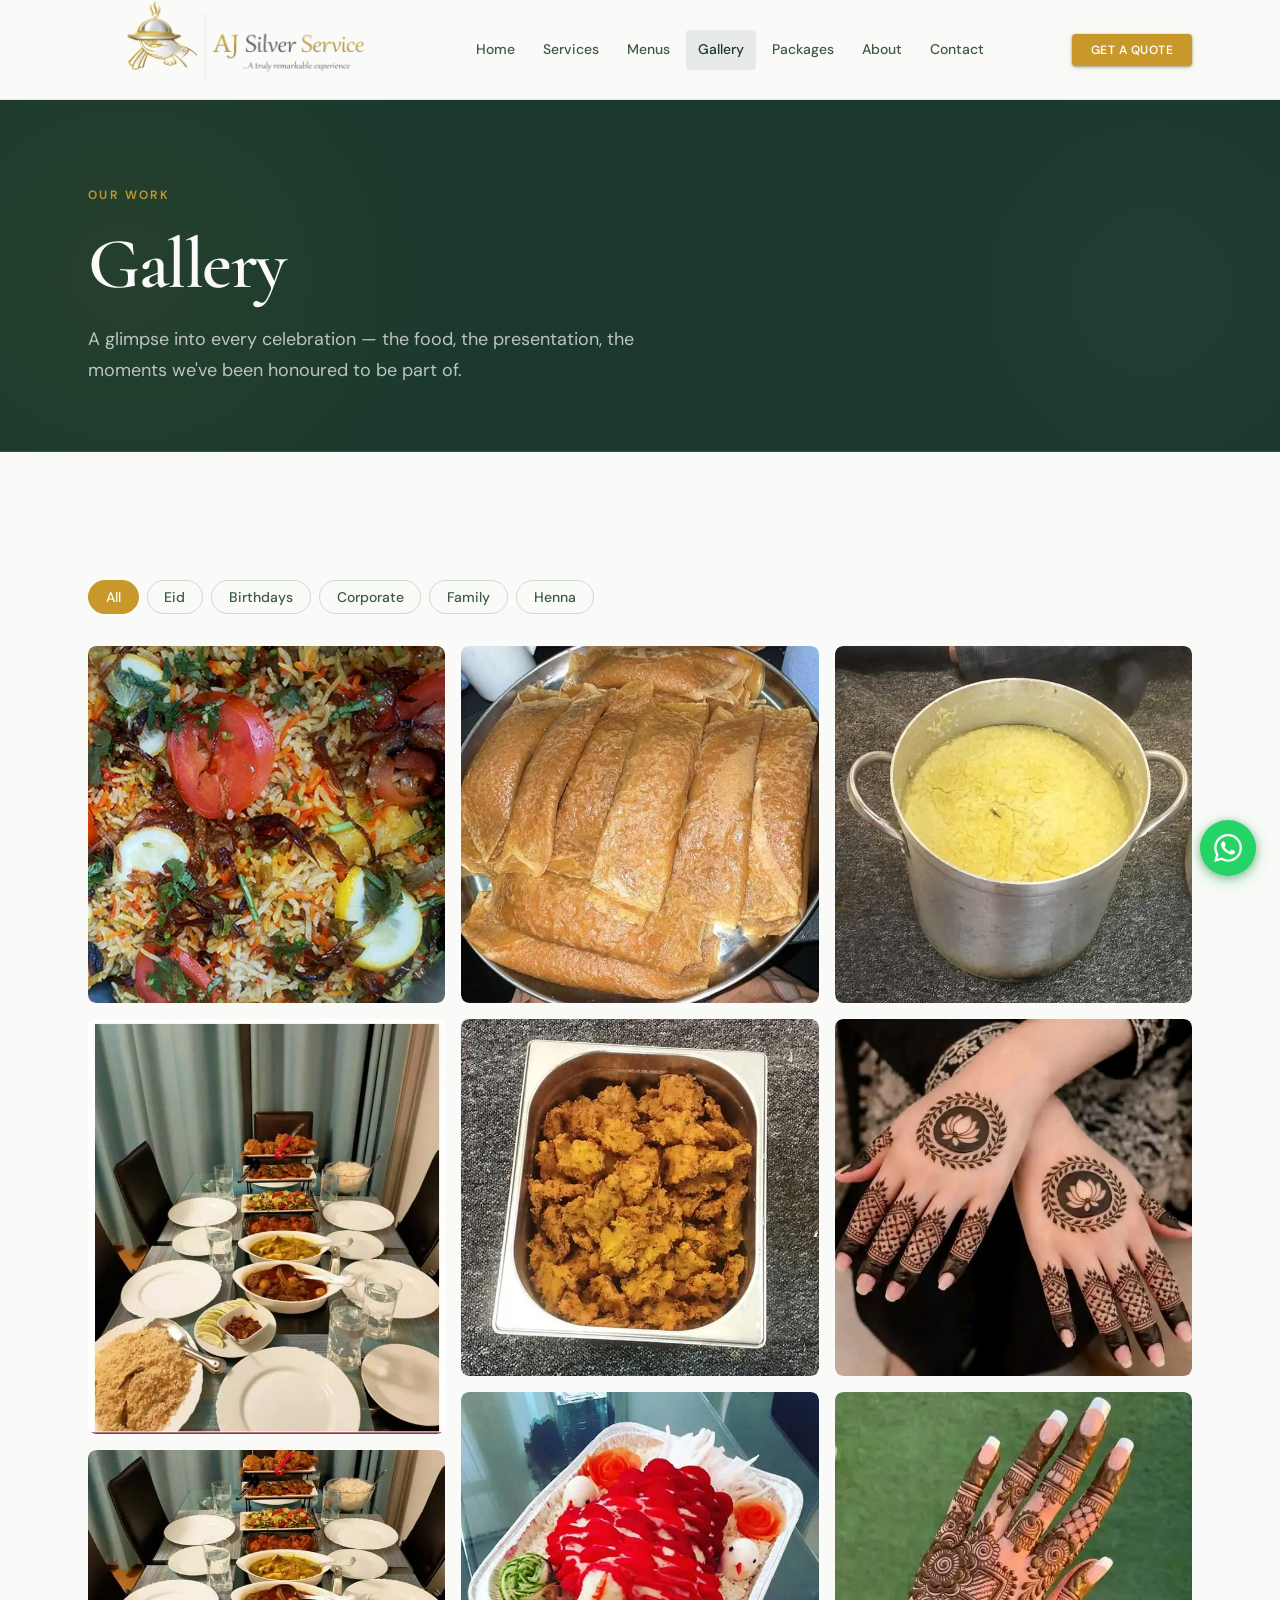
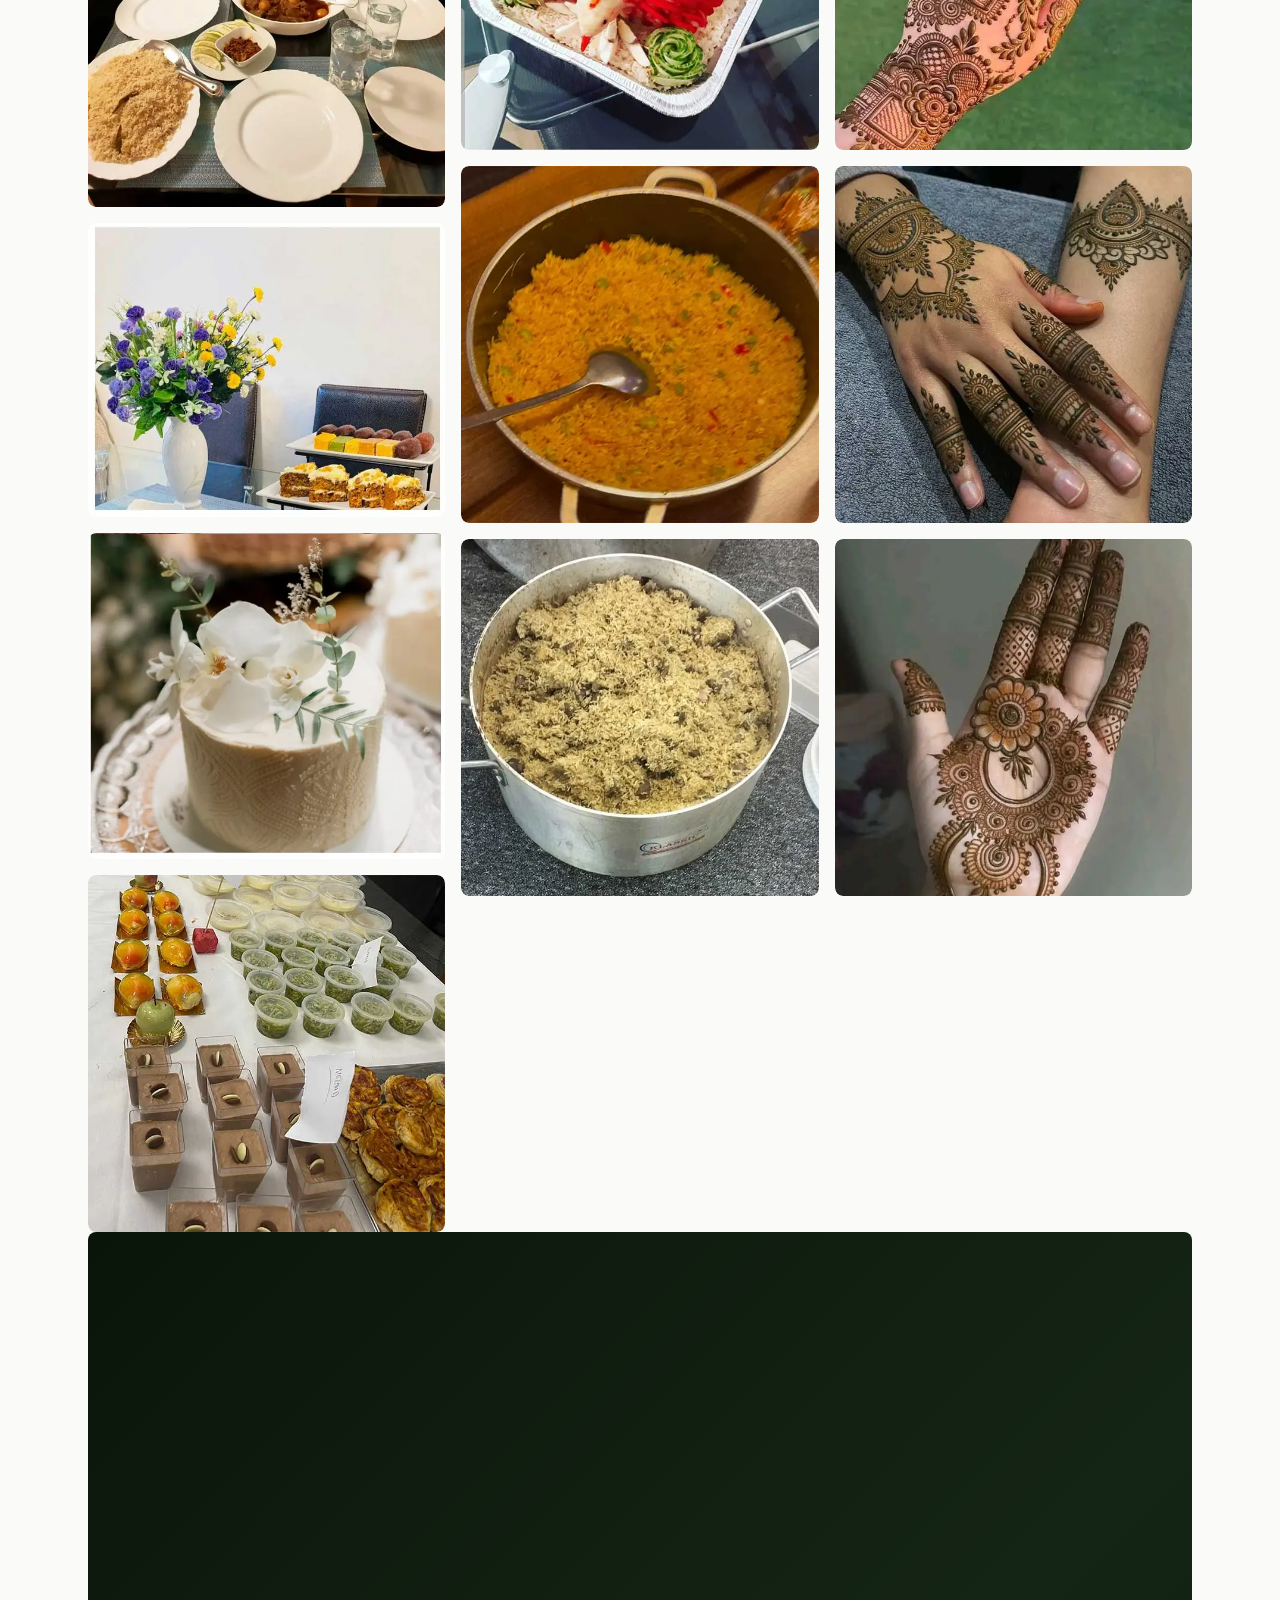
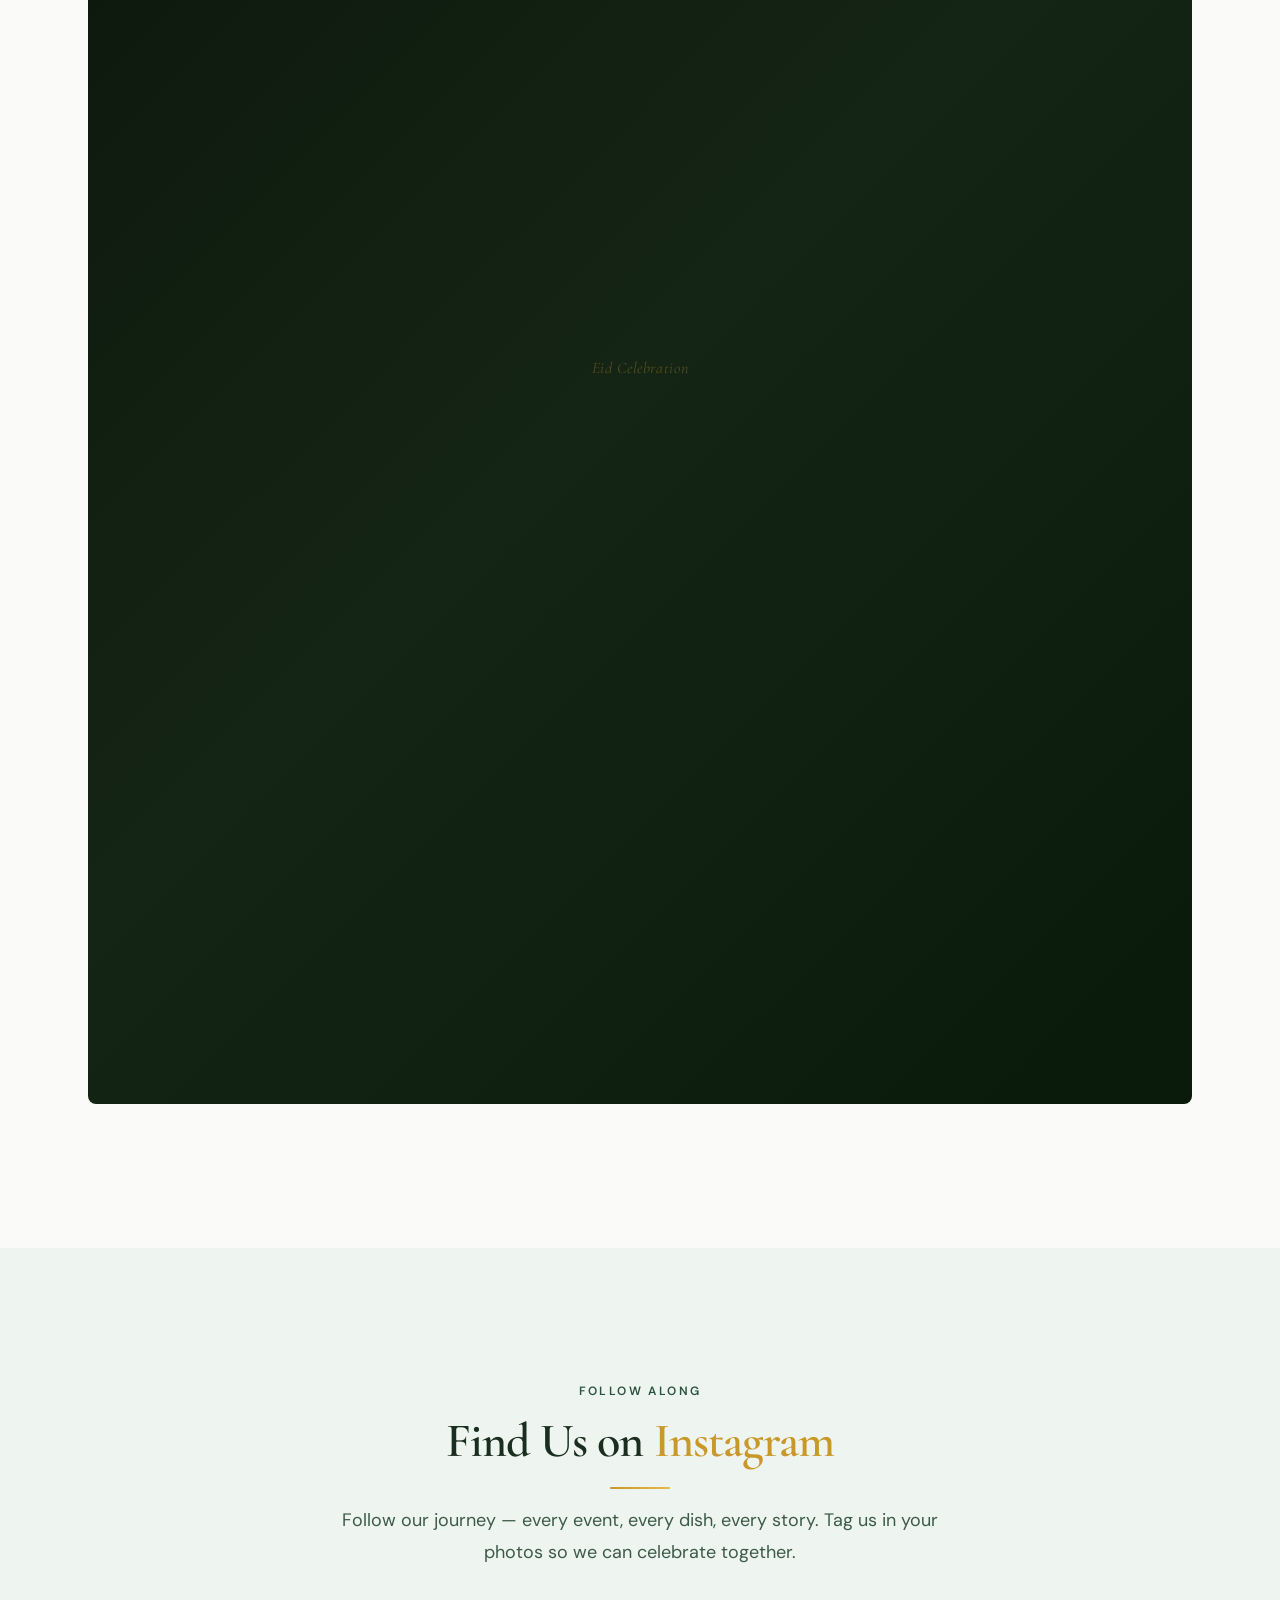
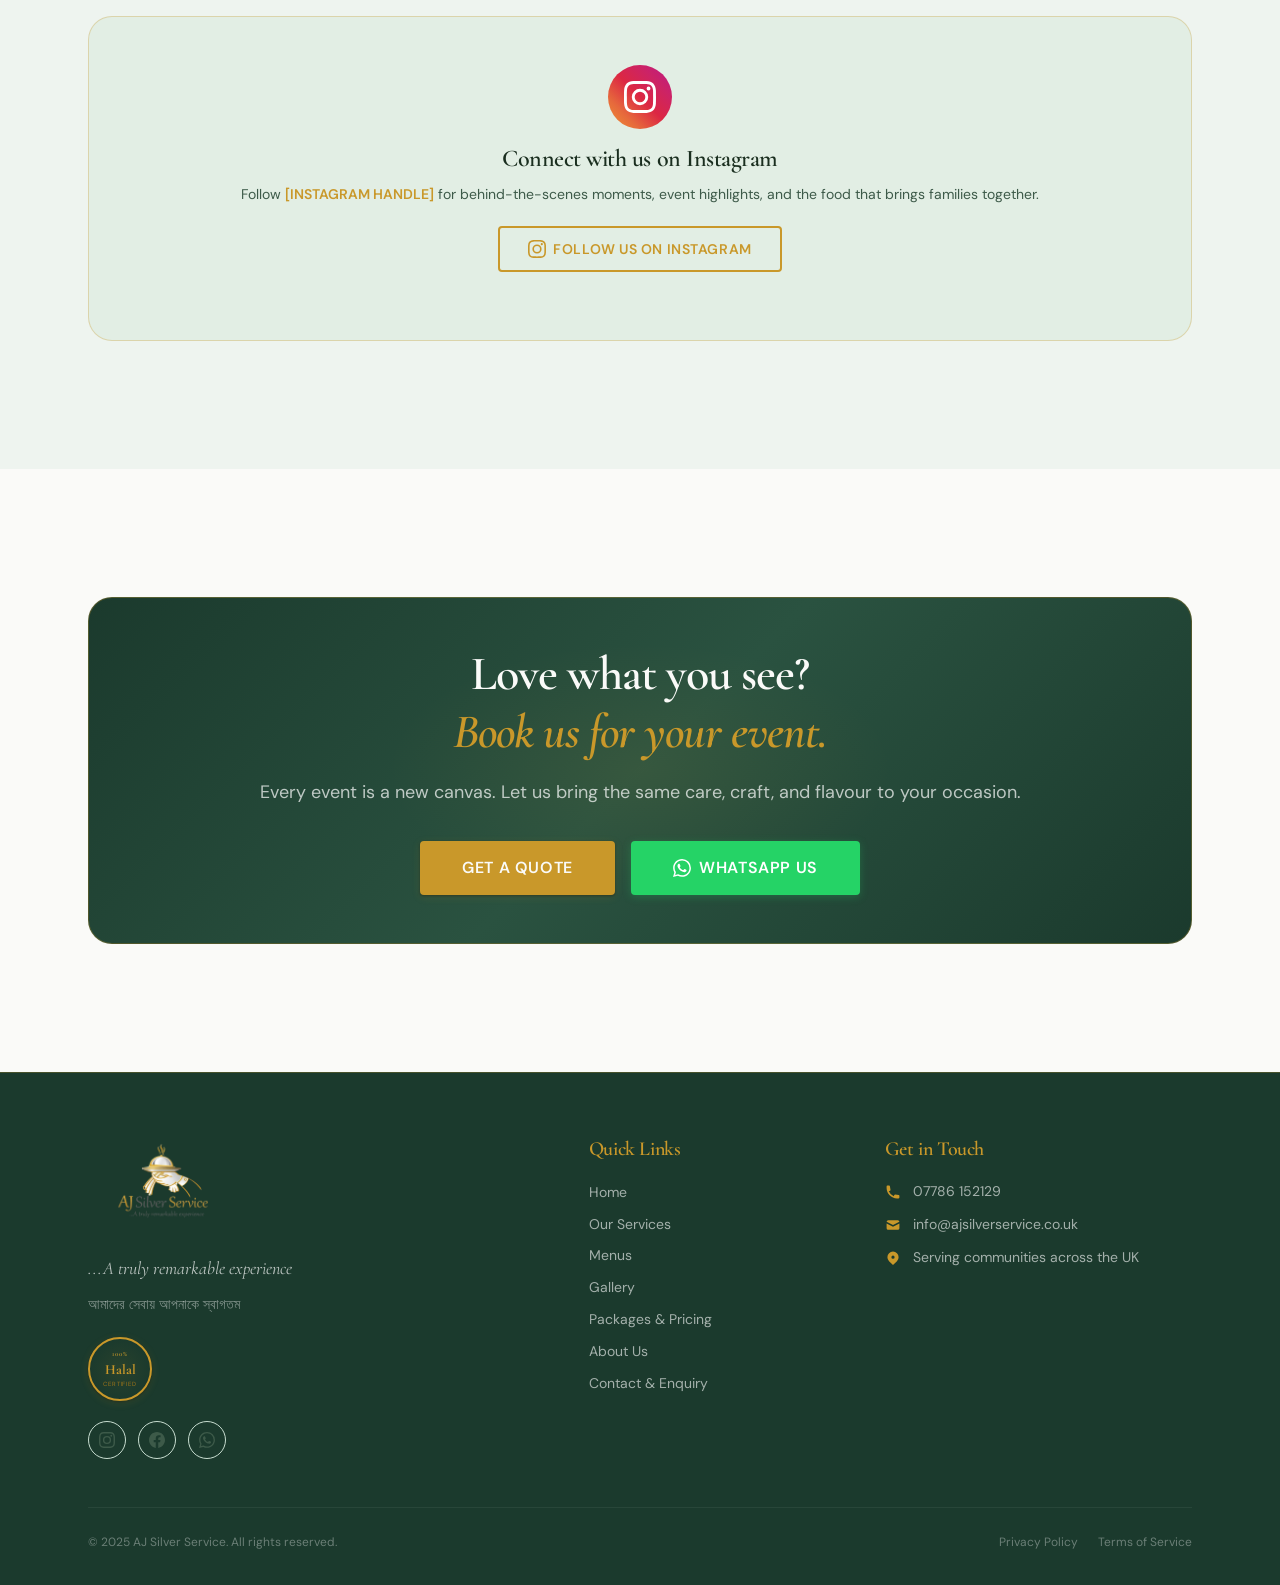
<file: gallery.html>
<!DOCTYPE html>
<html lang="en">
<head>
  <meta charset="UTF-8" />
  <meta name="viewport" content="width=device-width, initial-scale=1.0" />
  <title>Gallery — AJ Silver Service</title>
  <meta name="description" content="Browse the AJ Silver Service gallery — a glimpse into the events, food, and occasions we've been honoured to be part of." />
  <meta name="keywords" content="Bengali caterer UK, halal catering, South Asian catering, Eid catering, dawat catering, taal service" />
  <meta property="og:title" content="AJ Silver Service — A Truly Remarkable Experience" />
  <meta property="og:description" content="Authentic halal Bengali catering for all occasions." />
  <meta property="og:type" content="website" />

  <link rel="preconnect" href="https://fonts.googleapis.com" />
  <link rel="preconnect" href="https://fonts.gstatic.com" crossorigin />
  <link rel="stylesheet" href="assets/css/global.css" />
  <link rel="stylesheet" href="assets/css/components.css" />

  <style>
    .gallery-placeholder-inner {
      width: 100%;
      display: flex;
      align-items: center;
      justify-content: center;
      font-family: var(--font-display);
      font-style: italic;
      color: rgba(201,152,42,0.35);
      font-size: var(--text-base);
      letter-spacing: 0.04em;
      padding: var(--space-6);
      text-align: center;
      line-height: 1.4;
    }
  </style>
</head>
<body>

  <!-- ═══ HEADER ═══ -->
  <header class="site-header" role="banner">
    <div class="container">
      <div class="header-inner">
        <a href="index.html" class="header-logo" aria-label="AJ Silver Service — Home">
          <img src="assets/images/AJ_Silver_Service_logo_design-removebg-preview.png" alt="AJ Silver Service logo" />
        </a>
        <nav class="main-nav" aria-label="Primary navigation">
          <a href="index.html">Home</a>
          <a href="services.html">Services</a>
          <a href="menus.html">Menus</a>
          <a href="gallery.html" class="active">Gallery</a>
          <a href="packages.html">Packages</a>
          <a href="about.html">About</a>
          <a href="contact.html">Contact</a>
        </nav>
        <div class="header-right">
          <a href="contact.html" class="btn btn-primary btn-sm">Get a Quote</a>
          <button class="hamburger" aria-label="Toggle navigation menu" aria-expanded="false" aria-controls="mobile-nav">
            <span></span><span></span><span></span>
          </button>
        </div>
      </div>
    </div>
    <nav class="mobile-nav" id="mobile-nav" aria-label="Mobile navigation">
      <a href="index.html">Home</a>
      <a href="services.html">Services</a>
      <a href="menus.html">Menus</a>
      <a href="gallery.html" class="active">Gallery</a>
      <a href="packages.html">Packages</a>
      <a href="about.html">About</a>
      <a href="contact.html">Contact</a>
      <a href="tel:+447786152129" style="color: var(--color-silver);">07786 152129</a>
      <div class="mobile-cta">
        <a href="contact.html" class="btn btn-primary" style="width:100%">Get a Quote</a>
      </div>
    </nav>
  </header>

  <main id="main-content">

    <!-- ═══ PAGE HERO ═══ -->
    <div class="page-hero">
      <div class="container page-hero-inner">
        <span class="page-hero-label">Our Work</span>
        <h1 class="page-hero-title">Gallery</h1>
        <p class="page-hero-subtitle">A glimpse into every celebration — the food, the presentation, the moments we've been honoured to be part of.</p>
      </div>
    </div>

    <!-- ═══ GALLERY ═══ -->
    <section class="section bg-dark" aria-labelledby="gallery-heading">
      <div class="container">
        <h2 class="sr-only" id="gallery-heading">Photo gallery</h2>

        <!-- Filter bar -->
        <div class="gallery-filters" role="group" aria-label="Filter gallery by event type">
          <button class="gallery-filter-btn active" data-filter="all">All</button>
          <button class="gallery-filter-btn" data-filter="eid">Eid</button>
          <button class="gallery-filter-btn" data-filter="birthdays">Birthdays</button>
          <button class="gallery-filter-btn" data-filter="corporate">Corporate</button>
          <button class="gallery-filter-btn" data-filter="family">Family</button>
          <button class="gallery-filter-btn" data-filter="henna">Henna</button>
        </div>

        <!-- Gallery masonry grid -->
        <div class="gallery-grid">

          <!-- Replace with actual food photography when available -->

          <div class="gallery-item" data-category="eid">
            <img src="assets/images/biryani-catering-london-event.webp" alt="Close-up of fragrant biryani garnished with tomatoes, lemon and coriander — AJ Silver Service London" loading="lazy" width="600" height="600" style="width:100%;display:block;border-radius:var(--radius-md);" />
            <div class="gallery-overlay" aria-hidden="true"><span class="gallery-overlay-label">Eid Celebration — Biryani Setup</span></div>
          </div>

          <div class="gallery-item" data-category="family">
            <img src="assets/images/private-dining-table-setup-catering-london.webp" alt="Fully laid dining table with multiple South Asian dishes and tiered serving stand for a private catered dinner London" loading="lazy" width="684" height="794" style="width:100%;display:block;border-radius:var(--radius-md);" />
            <div class="gallery-overlay" aria-hidden="true"><span class="gallery-overlay-label">Family Gathering — Private Dining</span></div>
          </div>

          <div class="gallery-item" data-category="family birthdays">
            <img src="assets/images/asian-private-dinner-catering-spread-london.webp" alt="Catered dinner spread with rice, curry and fried dishes on white crockery for a private London event" loading="lazy" width="600" height="600" style="width:100%;display:block;border-radius:var(--radius-md);" />
            <div class="gallery-overlay" aria-hidden="true"><span class="gallery-overlay-label">Private Dinner — Full Spread</span></div>
          </div>

          <div class="gallery-item" data-category="birthdays corporate">
            <img src="assets/images/luxury-afternoon-tea-catering-london.webp" alt="Elegant afternoon tea with floral arrangement and layered cakes by AJ Silver Service London" loading="lazy" width="683" height="561" style="width:100%;display:block;border-radius:var(--radius-md);" />
            <div class="gallery-overlay" aria-hidden="true"><span class="gallery-overlay-label">Afternoon Tea — Luxury Spread</span></div>
          </div>

          <div class="gallery-item" data-category="birthdays">
            <img src="assets/images/wedding-cake-floral-silver-service-london.webp" alt="Elegant single-tier celebration cake with white orchids and eucalyptus on a silver stand by AJ Silver Service London" loading="lazy" width="600" height="600" style="width:100%;display:block;border-radius:var(--radius-md);" />
            <div class="gallery-overlay" aria-hidden="true"><span class="gallery-overlay-label">Celebration Cake — Floral Design</span></div>
          </div>

          <div class="gallery-item" data-category="corporate eid">
            <img src="assets/images/event-catering-dessert-buffet-london.webp" alt="Catering buffet preparation with mousse cups, glazed pastries and portion desserts for a London event" loading="lazy" width="600" height="600" style="width:100%;display:block;border-radius:var(--radius-md);" />
            <div class="gallery-overlay" aria-hidden="true"><span class="gallery-overlay-label">Dessert Buffet — Event Setup</span></div>
          </div>

          <div class="gallery-item" data-category="eid birthdays">
            <img src="assets/images/spring-rolls-catering-platter-london.webp" alt="Golden crispy spring rolls on a large round serving tray for a catered event by AJ Silver Service London" loading="lazy" width="600" height="600" style="width:100%;display:block;border-radius:var(--radius-md);" />
            <div class="gallery-overlay" aria-hidden="true"><span class="gallery-overlay-label">Starters — Spring Roll Platter</span></div>
          </div>

          <div class="gallery-item" data-category="eid">
            <img src="assets/images/fried-chicken-pakora-catering-london.webp" alt="Crispy golden fried chicken pieces in a catering tray prepared by AJ Silver Service London" loading="lazy" width="600" height="600" style="width:100%;display:block;border-radius:var(--radius-md);" />
            <div class="gallery-overlay" aria-hidden="true"><span class="gallery-overlay-label">Fried Chicken — Catering Tray</span></div>
          </div>

          <div class="gallery-item" data-category="birthdays family">
            <img src="assets/images/decorated-rice-dish-private-catering-london.webp" alt="Decoratively presented rice with vegetable rose garnishes and chilli sauce in a catering tray for a London event" loading="lazy" width="600" height="600" style="width:100%;display:block;border-radius:var(--radius-md);" />
            <div class="gallery-overlay" aria-hidden="true"><span class="gallery-overlay-label">Decorated Rice — Celebration</span></div>
          </div>

          <div class="gallery-item" data-category="eid corporate">
            <img src="assets/images/spiced-rice-event-catering-london.webp" alt="Large pot of golden spiced rice with peppers and peas prepared for a catered event by AJ Silver Service London" loading="lazy" width="600" height="600" style="width:100%;display:block;border-radius:var(--radius-md);" />
            <div class="gallery-overlay" aria-hidden="true"><span class="gallery-overlay-label">Spiced Rice — Event Catering</span></div>
          </div>

          <div class="gallery-item" data-category="eid">
            <img src="assets/images/biryani-large-catering-pot-london.webp" alt="Large catering pot of fragrant biryani rice and meat prepared for a London event by AJ Silver Service" loading="lazy" width="600" height="600" style="width:100%;display:block;border-radius:var(--radius-md);" />
            <div class="gallery-overlay" aria-hidden="true"><span class="gallery-overlay-label">Biryani — Large Catering Pot</span></div>
          </div>

          <div class="gallery-item" data-category="corporate">
            <img src="assets/images/large-scale-catering-rice-preparation-london.webp" alt="Large industrial catering pot filled with cooked yellow rice for a large-scale event by AJ Silver Service London" loading="lazy" width="600" height="600" style="width:100%;display:block;border-radius:var(--radius-md);" />
            <div class="gallery-overlay" aria-hidden="true"><span class="gallery-overlay-label">Large-Scale — Rice Preparation</span></div>
          </div>

          <div class="gallery-item" data-category="henna">
            <img src="assets/images/bridal-henna-lotus-design-london.webp" alt="Intricate bridal henna mehndi with lotus flower and geometric patterns on both hands at a London event" loading="lazy" width="600" height="600" style="width:100%;display:block;border-radius:var(--radius-md);" />
            <div class="gallery-overlay" aria-hidden="true"><span class="gallery-overlay-label">Bridal Henna — Lotus Design</span></div>
          </div>

          <div class="gallery-item" data-category="birthdays henna">
            <img src="assets/images/arabic-henna-floral-hand-design-london.webp" alt="Detailed Arabic-style floral henna mehndi design covering the back of the hand against a green background London" loading="lazy" width="600" height="600" style="width:100%;display:block;border-radius:var(--radius-md);" />
            <div class="gallery-overlay" aria-hidden="true"><span class="gallery-overlay-label">Arabic Henna — Floral Design</span></div>
          </div>

          <div class="gallery-item" data-category="henna">
            <img src="assets/images/mehndi-wrist-cuff-henna-design-london.webp" alt="Ornate henna mehndi on hand and wrist with mandala cuff pattern applied at a London celebration event" loading="lazy" width="600" height="600" style="width:100%;display:block;border-radius:var(--radius-md);" />
            <div class="gallery-overlay" aria-hidden="true"><span class="gallery-overlay-label">Mehndi — Wrist Cuff Design</span></div>
          </div>

          <div class="gallery-item" data-category="birthdays henna">
            <img src="assets/images/palm-henna-mandala-design-london.webp" alt="Intricate henna mandala with sunflower centrepiece covering the entire palm applied at a London celebration" loading="lazy" width="600" height="600" style="width:100%;display:block;border-radius:var(--radius-md);" />
            <div class="gallery-overlay" aria-hidden="true"><span class="gallery-overlay-label">Palm Henna — Mandala Design</span></div>
          </div>
          </div>

          <div class="gallery-item" data-category="eid">
            <div class="placeholder-food-6 gallery-placeholder" style="aspect-ratio:3/4;">
              <div class="gallery-placeholder-inner">Eid Celebration</div>
            </div>
            <div class="gallery-overlay" aria-hidden="true">
              <span class="gallery-overlay-label">Eid — Celebration Spread</span>
            </div>
          </div>

        </div><!-- /.gallery-grid -->
      </div>
    </section>

    <!-- ═══ INSTAGRAM SECTION ═══ -->
    <section class="section bg-mid" aria-labelledby="instagram-heading">
      <div class="container">
        <div class="section-head centered animate-on-scroll">
          <span class="section-label">Follow Along</span>
          <h2 class="section-title" id="instagram-heading">Find Us on <span>Instagram</span></h2>
          <span class="gold-rule-short"></span>
          <p class="section-subtitle">Follow our journey — every event, every dish, every story. Tag us in your photos so we can celebrate together.</p>
        </div>

        <!-- Instagram embed placeholder -->
        <div style="border:1px solid rgba(201,152,42,0.3); border-radius:var(--radius-xl); padding:var(--space-12); text-align:center; background:var(--color-charcoal-lift);" class="animate-on-scroll">
          <!-- Connect Instagram API here to display live feed -->
          <div style="margin-bottom:var(--space-5);">
            <div style="width:64px;height:64px;border-radius:50%;background:linear-gradient(45deg,#f09433,#e6683c,#dc2743,#cc2366,#bc1888);margin:0 auto var(--space-4);display:flex;align-items:center;justify-content:center;">
              <svg viewBox="0 0 24 24" style="width:32px;height:32px;fill:white;" aria-hidden="true"><path d="M12 2.163c3.204 0 3.584.012 4.85.07 3.252.148 4.771 1.691 4.919 4.919.058 1.265.069 1.645.069 4.849 0 3.205-.012 3.584-.069 4.849-.149 3.225-1.664 4.771-4.919 4.919-1.266.058-1.644.07-4.85.07-3.204 0-3.584-.012-4.849-.07-3.26-.149-4.771-1.699-4.919-4.92-.058-1.265-.07-1.644-.07-4.849 0-3.204.013-3.583.07-4.849.149-3.227 1.664-4.771 4.919-4.919 1.266-.057 1.645-.069 4.849-.069zM12 0C8.741 0 8.333.014 7.053.072 2.695.272.273 2.69.073 7.052.014 8.333 0 8.741 0 12c0 3.259.014 3.668.072 4.948.2 4.358 2.618 6.78 6.98 6.98C8.333 23.986 8.741 24 12 24c3.259 0 3.668-.014 4.948-.072 4.354-.2 6.782-2.618 6.979-6.98.059-1.28.073-1.689.073-4.948 0-3.259-.014-3.667-.072-4.947-.196-4.354-2.617-6.78-6.979-6.98C15.668.014 15.259 0 12 0zm0 5.838a6.162 6.162 0 100 12.324 6.162 6.162 0 000-12.324zM12 16a4 4 0 110-8 4 4 0 010 8zm6.406-11.845a1.44 1.44 0 100 2.881 1.44 1.44 0 000-2.881z"/></svg>
            </div>
            <h3 style="font-family:var(--font-display); font-size:var(--text-2xl); color:var(--color-text); margin-bottom:var(--space-2);">Connect with us on Instagram</h3>
            <p style="font-size:var(--text-sm); color:var(--color-text-muted); margin-bottom:var(--space-5);">
              Follow <strong style="color:var(--color-gold);">[INSTAGRAM HANDLE]</strong> for behind-the-scenes moments, event highlights, and the food that brings families together.
            </p>
            <a href="[INSTAGRAM HANDLE]" target="_blank" rel="noopener noreferrer" class="btn btn-outline">
              <svg viewBox="0 0 24 24" style="width:18px;height:18px;fill:currentColor" aria-hidden="true"><path d="M12 2.163c3.204 0 3.584.012 4.85.07 3.252.148 4.771 1.691 4.919 4.919.058 1.265.069 1.645.069 4.849 0 3.205-.012 3.584-.069 4.849-.149 3.225-1.664 4.771-4.919 4.919-1.266.058-1.644.07-4.85.07-3.204 0-3.584-.012-4.849-.07-3.26-.149-4.771-1.699-4.919-4.92-.058-1.265-.07-1.644-.07-4.849 0-3.204.013-3.583.07-4.849.149-3.227 1.664-4.771 4.919-4.919 1.266-.057 1.645-.069 4.849-.069zM12 0C8.741 0 8.333.014 7.053.072 2.695.272.273 2.69.073 7.052.014 8.333 0 8.741 0 12c0 3.259.014 3.668.072 4.948.2 4.358 2.618 6.78 6.98 6.98C8.333 23.986 8.741 24 12 24c3.259 0 3.668-.014 4.948-.072 4.354-.2 6.782-2.618 6.979-6.98.059-1.28.073-1.689.073-4.948 0-3.259-.014-3.667-.072-4.947-.196-4.354-2.617-6.78-6.979-6.98C15.668.014 15.259 0 12 0zm0 5.838a6.162 6.162 0 100 12.324 6.162 6.162 0 000-12.324zM12 16a4 4 0 110-8 4 4 0 010 8zm6.406-11.845a1.44 1.44 0 100 2.881 1.44 1.44 0 000-2.881z"/></svg>
              Follow Us on Instagram
            </a>
          </div>
        </div>

      </div>
    </section>

    <!-- ═══ CTA ═══ -->
    <section class="section bg-dark" aria-label="Call to action">
      <div class="container">
        <div class="cta-banner animate-on-scroll">
          <h2 class="cta-banner-title">Love what you see?<br /><em style="color:var(--color-gold);">Book us for your event.</em></h2>
          <p class="cta-banner-subtitle">Every event is a new canvas. Let us bring the same care, craft, and flavour to your occasion.</p>
          <div class="cta-banner-actions">
            <a href="contact.html" class="btn btn-primary btn-lg">Get a Quote</a>
            <a href="https://wa.me/447786152129?text=Hello%2C%20I%27d%20like%20to%20enquire%20about%20catering%20for%20my%20event"
               class="btn btn-whatsapp btn-lg"
               target="_blank" rel="noopener noreferrer">
              <svg viewBox="0 0 24 24" aria-hidden="true"><path d="M17.472 14.382c-.297-.149-1.758-.867-2.03-.967-.273-.099-.471-.148-.67.15-.197.297-.767.966-.94 1.164-.173.199-.347.223-.644.075-.297-.15-1.255-.463-2.39-1.475-.883-.788-1.48-1.761-1.653-2.059-.173-.297-.018-.458.13-.606.134-.133.298-.347.446-.52.149-.174.198-.298.298-.497.099-.198.05-.371-.025-.52-.075-.149-.669-1.612-.916-2.207-.242-.579-.487-.5-.669-.51-.173-.008-.371-.01-.57-.01-.198 0-.52.074-.792.372-.272.297-1.04 1.016-1.04 2.479 0 1.462 1.065 2.875 1.213 3.074.149.198 2.096 3.2 5.077 4.487.709.306 1.262.489 1.694.625.712.227 1.36.195 1.871.118.571-.085 1.758-.719 2.006-1.413.248-.694.248-1.289.173-1.413-.074-.124-.272-.198-.57-.347m-5.421 7.403h-.004a9.87 9.87 0 01-5.031-1.378l-.361-.214-3.741.982.998-3.648-.235-.374a9.86 9.86 0 01-1.51-5.26c.001-5.45 4.436-9.884 9.888-9.884 2.64 0 5.122 1.03 6.988 2.898a9.825 9.825 0 012.893 6.994c-.003 5.45-4.437 9.884-9.885 9.884m8.413-18.297A11.815 11.815 0 0012.05 0C5.495 0 .16 5.335.157 11.892c0 2.096.547 4.142 1.588 5.945L.057 24l6.305-1.654a11.882 11.882 0 005.683 1.448h.005c6.554 0 11.89-5.335 11.893-11.893a11.821 11.821 0 00-3.48-8.413z"/></svg>
              WhatsApp Us
            </a>
          </div>
        </div>
      </div>
    </section>

  </main>

  <!-- ═══ FOOTER ═══ -->
  <footer class="site-footer" role="contentinfo">
    <div class="container">
      <div class="footer-grid">
        <div>
          <div class="footer-logo">
            <img src="assets/images/aj_silver_serv-nobg.png" alt="AJ Silver Service logo" />
          </div>
          <p class="footer-tagline">...A truly remarkable experience</p>
          <p class="footer-bangla">আমাদের সেবায় আপনাকে স্বাগতম</p>
          <div class="footer-halal">
            <div class="halal-badge" style="width:64px;height:64px;" aria-label="Halal certified">
              <span class="badge-top" style="font-size:7px;">100%</span>
              <span class="badge-main" style="font-size:14px;">Halal</span>
              <span class="badge-sub" style="font-size:6px;">Certified</span>
            </div>
          </div>
          <div class="footer-social" style="margin-top:var(--space-5);">
            <a href="[INSTAGRAM HANDLE]" target="_blank" rel="noopener noreferrer" aria-label="Follow us on Instagram">
              <svg viewBox="0 0 24 24"><path d="M12 2.163c3.204 0 3.584.012 4.85.07 3.252.148 4.771 1.691 4.919 4.919.058 1.265.069 1.645.069 4.849 0 3.205-.012 3.584-.069 4.849-.149 3.225-1.664 4.771-4.919 4.919-1.266.058-1.644.07-4.85.07-3.204 0-3.584-.012-4.849-.07-3.26-.149-4.771-1.699-4.919-4.92-.058-1.265-.07-1.644-.07-4.849 0-3.204.013-3.583.07-4.849.149-3.227 1.664-4.771 4.919-4.919 1.266-.057 1.645-.069 4.849-.069zM12 0C8.741 0 8.333.014 7.053.072 2.695.272.273 2.69.073 7.052.014 8.333 0 8.741 0 12c0 3.259.014 3.668.072 4.948.2 4.358 2.618 6.78 6.98 6.98C8.333 23.986 8.741 24 12 24c3.259 0 3.668-.014 4.948-.072 4.354-.2 6.782-2.618 6.979-6.98.059-1.28.073-1.689.073-4.948 0-3.259-.014-3.667-.072-4.947-.196-4.354-2.617-6.78-6.979-6.98C15.668.014 15.259 0 12 0zm0 5.838a6.162 6.162 0 100 12.324 6.162 6.162 0 000-12.324zM12 16a4 4 0 110-8 4 4 0 010 8zm6.406-11.845a1.44 1.44 0 100 2.881 1.44 1.44 0 000-2.881z"/></svg>
            </a>
            <a href="[FACEBOOK URL]" target="_blank" rel="noopener noreferrer" aria-label="Follow us on Facebook">
              <svg viewBox="0 0 24 24"><path d="M24 12.073c0-6.627-5.373-12-12-12s-12 5.373-12 12c0 5.99 4.388 10.954 10.125 11.854v-8.385H7.078v-3.47h3.047V9.43c0-3.007 1.792-4.669 4.533-4.669 1.312 0 2.686.235 2.686.235v2.953H15.83c-1.491 0-1.956.925-1.956 1.874v2.25h3.328l-.532 3.47h-2.796v8.385C19.612 23.027 24 18.062 24 12.073z"/></svg>
            </a>
            <a href="https://wa.me/447786152129" target="_blank" rel="noopener noreferrer" aria-label="Chat on WhatsApp">
              <svg viewBox="0 0 24 24"><path d="M17.472 14.382c-.297-.149-1.758-.867-2.03-.967-.273-.099-.471-.148-.67.15-.197.297-.767.966-.94 1.164-.173.199-.347.223-.644.075-.297-.15-1.255-.463-2.39-1.475-.883-.788-1.48-1.761-1.653-2.059-.173-.297-.018-.458.13-.606.134-.133.298-.347.446-.52.149-.174.198-.298.298-.497.099-.198.05-.371-.025-.52-.075-.149-.669-1.612-.916-2.207-.242-.579-.487-.5-.669-.51-.173-.008-.371-.01-.57-.01-.198 0-.52.074-.792.372-.272.297-1.04 1.016-1.04 2.479 0 1.462 1.065 2.875 1.213 3.074.149.198 2.096 3.2 5.077 4.487.709.306 1.262.489 1.694.625.712.227 1.36.195 1.871.118.571-.085 1.758-.719 2.006-1.413.248-.694.248-1.289.173-1.413-.074-.124-.272-.198-.57-.347m-5.421 7.403h-.004a9.87 9.87 0 01-5.031-1.378l-.361-.214-3.741.982.998-3.648-.235-.374a9.86 9.86 0 01-1.51-5.26c.001-5.45 4.436-9.884 9.888-9.884 2.64 0 5.122 1.03 6.988 2.898a9.825 9.825 0 012.893 6.994c-.003 5.45-4.437 9.884-9.885 9.884m8.413-18.297A11.815 11.815 0 0012.05 0C5.495 0 .16 5.335.157 11.892c0 2.096.547 4.142 1.588 5.945L.057 24l6.305-1.654a11.882 11.882 0 005.683 1.448h.005c6.554 0 11.89-5.335 11.893-11.893a11.821 11.821 0 00-3.48-8.413z"/></svg>
            </a>
          </div>
        </div>
        <div>
          <h3 class="footer-col-title">Quick Links</h3>
          <nav class="footer-links" aria-label="Footer navigation">
            <a href="index.html">Home</a>
            <a href="services.html">Our Services</a>
            <a href="menus.html">Menus</a>
            <a href="gallery.html">Gallery</a>
            <a href="packages.html">Packages &amp; Pricing</a>
            <a href="about.html">About Us</a>
            <a href="contact.html">Contact &amp; Enquiry</a>
          </nav>
        </div>
        <div>
          <h3 class="footer-col-title">Get in Touch</h3>
          <div class="footer-contact-item">
            <svg viewBox="0 0 20 20" aria-hidden="true"><path d="M2 3a1 1 0 011-1h2.153a1 1 0 01.986.836l.74 4.435a1 1 0 01-.54 1.06l-1.548.773a11.037 11.037 0 006.105 6.105l.774-1.548a1 1 0 011.059-.54l4.435.74a1 1 0 01.836.986V17a1 1 0 01-1 1h-2C7.82 18 2 12.18 2 5V3z"/></svg>
            <span><a href="tel:+447786152129">07786 152129</a></span>
          </div>
          <div class="footer-contact-item">
            <svg viewBox="0 0 20 20" aria-hidden="true"><path d="M2.003 5.884L10 9.882l7.997-3.998A2 2 0 0016 4H4a2 2 0 00-1.997 1.884z"/><path d="M18 8.118l-8 4-8-4V14a2 2 0 002 2h12a2 2 0 002-2V8.118z"/></svg>
            <span><a href="mailto:info@ajsilverservice.co.uk">info@ajsilverservice.co.uk</a></span>
          </div>
          <div class="footer-contact-item">
            <svg viewBox="0 0 20 20" aria-hidden="true"><path fill-rule="evenodd" d="M5.05 4.05a7 7 0 119.9 9.9L10 18.9l-4.95-4.95a7 7 0 010-9.9zM10 11a2 2 0 100-4 2 2 0 000 4z" clip-rule="evenodd"/></svg>
            <span>Serving communities across the UK</span>
          </div>
        </div>
      </div>
      <div class="footer-bottom">
        <p class="footer-copyright">&copy; 2025 AJ Silver Service. All rights reserved.</p>
        <div class="footer-legal">
          <a href="#">Privacy Policy</a>
          <a href="#">Terms of Service</a>
        </div>
      </div>
    </div>
  </footer>

  <!-- ═══ FLOATING WHATSAPP ═══ -->
  <a href="https://wa.me/447786152129?text=Hello%2C%20I%27d%20like%20to%20enquire%20about%20catering%20for%20my%20event"
     class="whatsapp-float"
     target="_blank" rel="noopener noreferrer"
     aria-label="Chat with us on WhatsApp">
    <svg viewBox="0 0 24 24" aria-hidden="true"><path d="M17.472 14.382c-.297-.149-1.758-.867-2.03-.967-.273-.099-.471-.148-.67.15-.197.297-.767.966-.94 1.164-.173.199-.347.223-.644.075-.297-.15-1.255-.463-2.39-1.475-.883-.788-1.48-1.761-1.653-2.059-.173-.297-.018-.458.13-.606.134-.133.298-.347.446-.52.149-.174.198-.298.298-.497.099-.198.05-.371-.025-.52-.075-.149-.669-1.612-.916-2.207-.242-.579-.487-.5-.669-.51-.173-.008-.371-.01-.57-.01-.198 0-.52.074-.792.372-.272.297-1.04 1.016-1.04 2.479 0 1.462 1.065 2.875 1.213 3.074.149.198 2.096 3.2 5.077 4.487.709.306 1.262.489 1.694.625.712.227 1.36.195 1.871.118.571-.085 1.758-.719 2.006-1.413.248-.694.248-1.289.173-1.413-.074-.124-.272-.198-.57-.347m-5.421 7.403h-.004a9.87 9.87 0 01-5.031-1.378l-.361-.214-3.741.982.998-3.648-.235-.374a9.86 9.86 0 01-1.51-5.26c.001-5.45 4.436-9.884 9.888-9.884 2.64 0 5.122 1.03 6.988 2.898a9.825 9.825 0 012.893 6.994c-.003 5.45-4.437 9.884-9.885 9.884m8.413-18.297A11.815 11.815 0 0012.05 0C5.495 0 .16 5.335.157 11.892c0 2.096.547 4.142 1.588 5.945L.057 24l6.305-1.654a11.882 11.882 0 005.683 1.448h.005c6.554 0 11.89-5.335 11.893-11.893a11.821 11.821 0 00-3.48-8.413z"/></svg>
  </a>

  <script src="assets/js/main.js"></script>
</body>
</html>
</file>
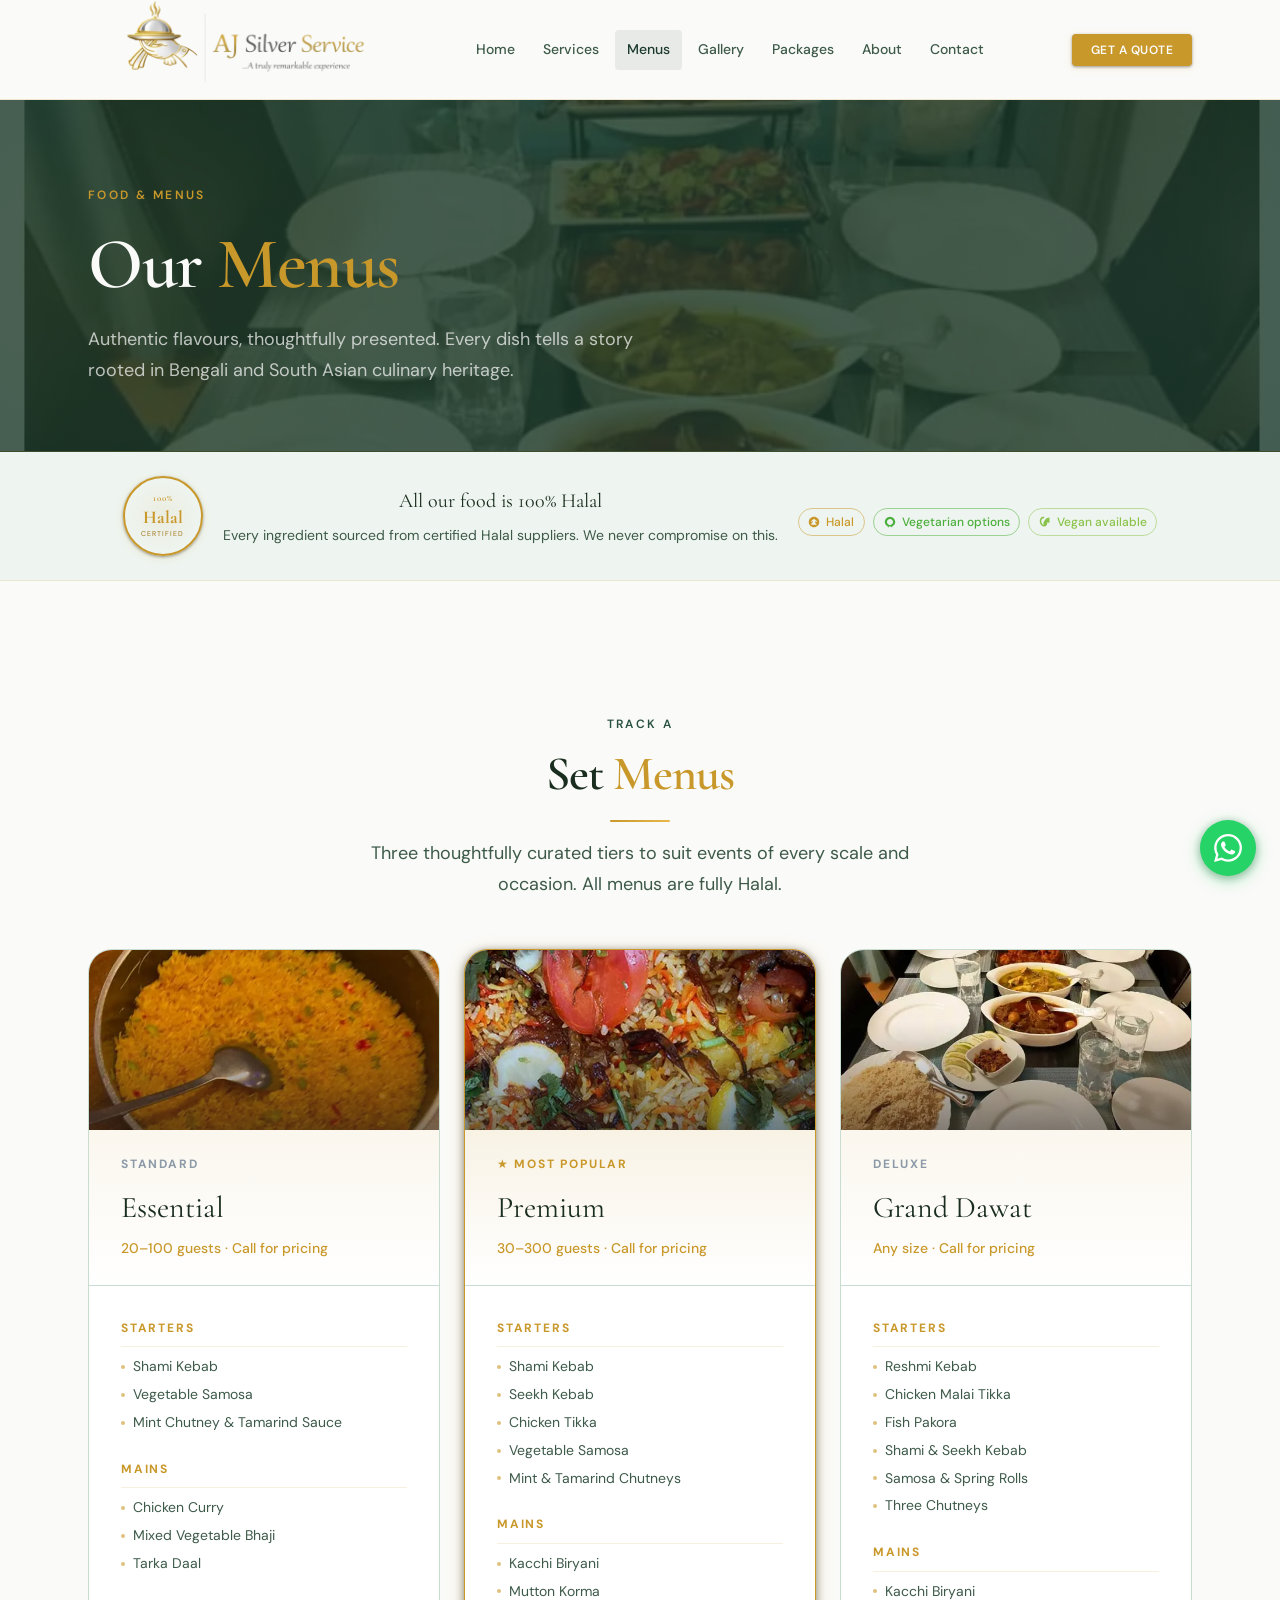
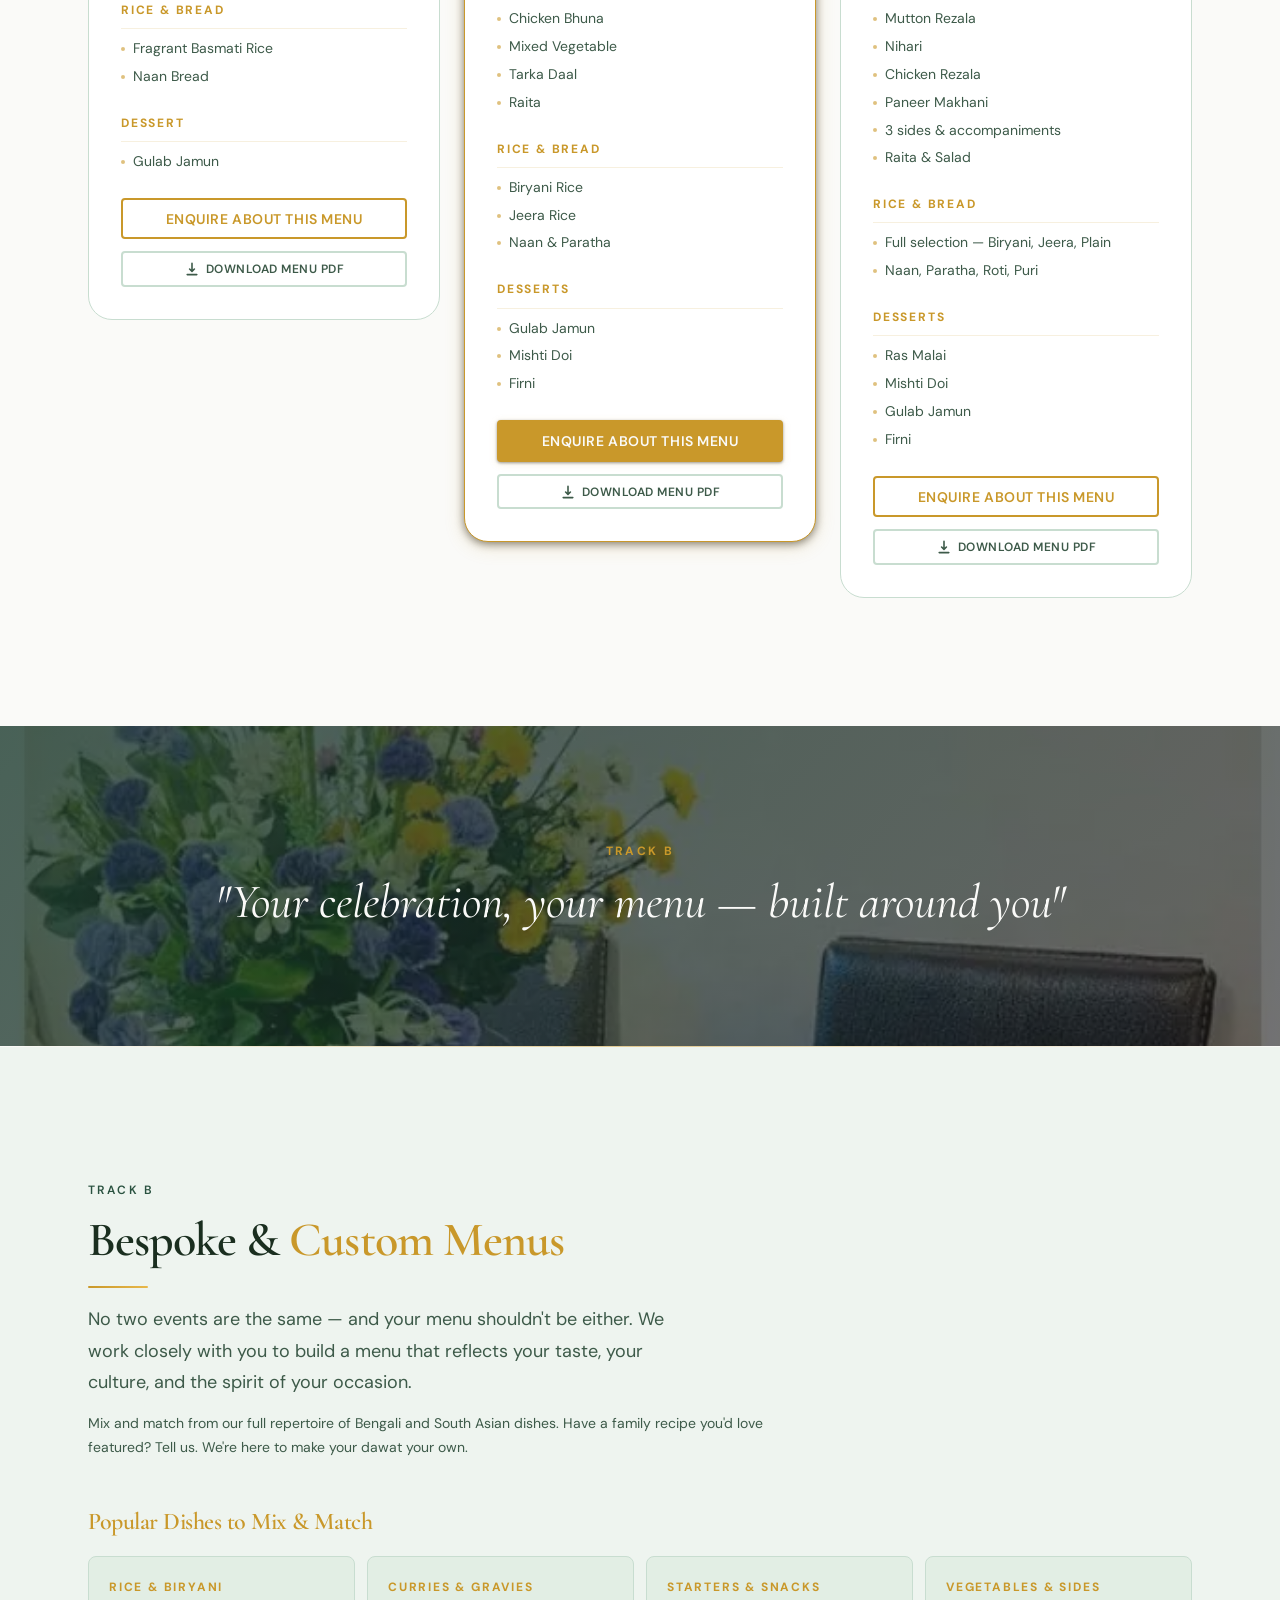
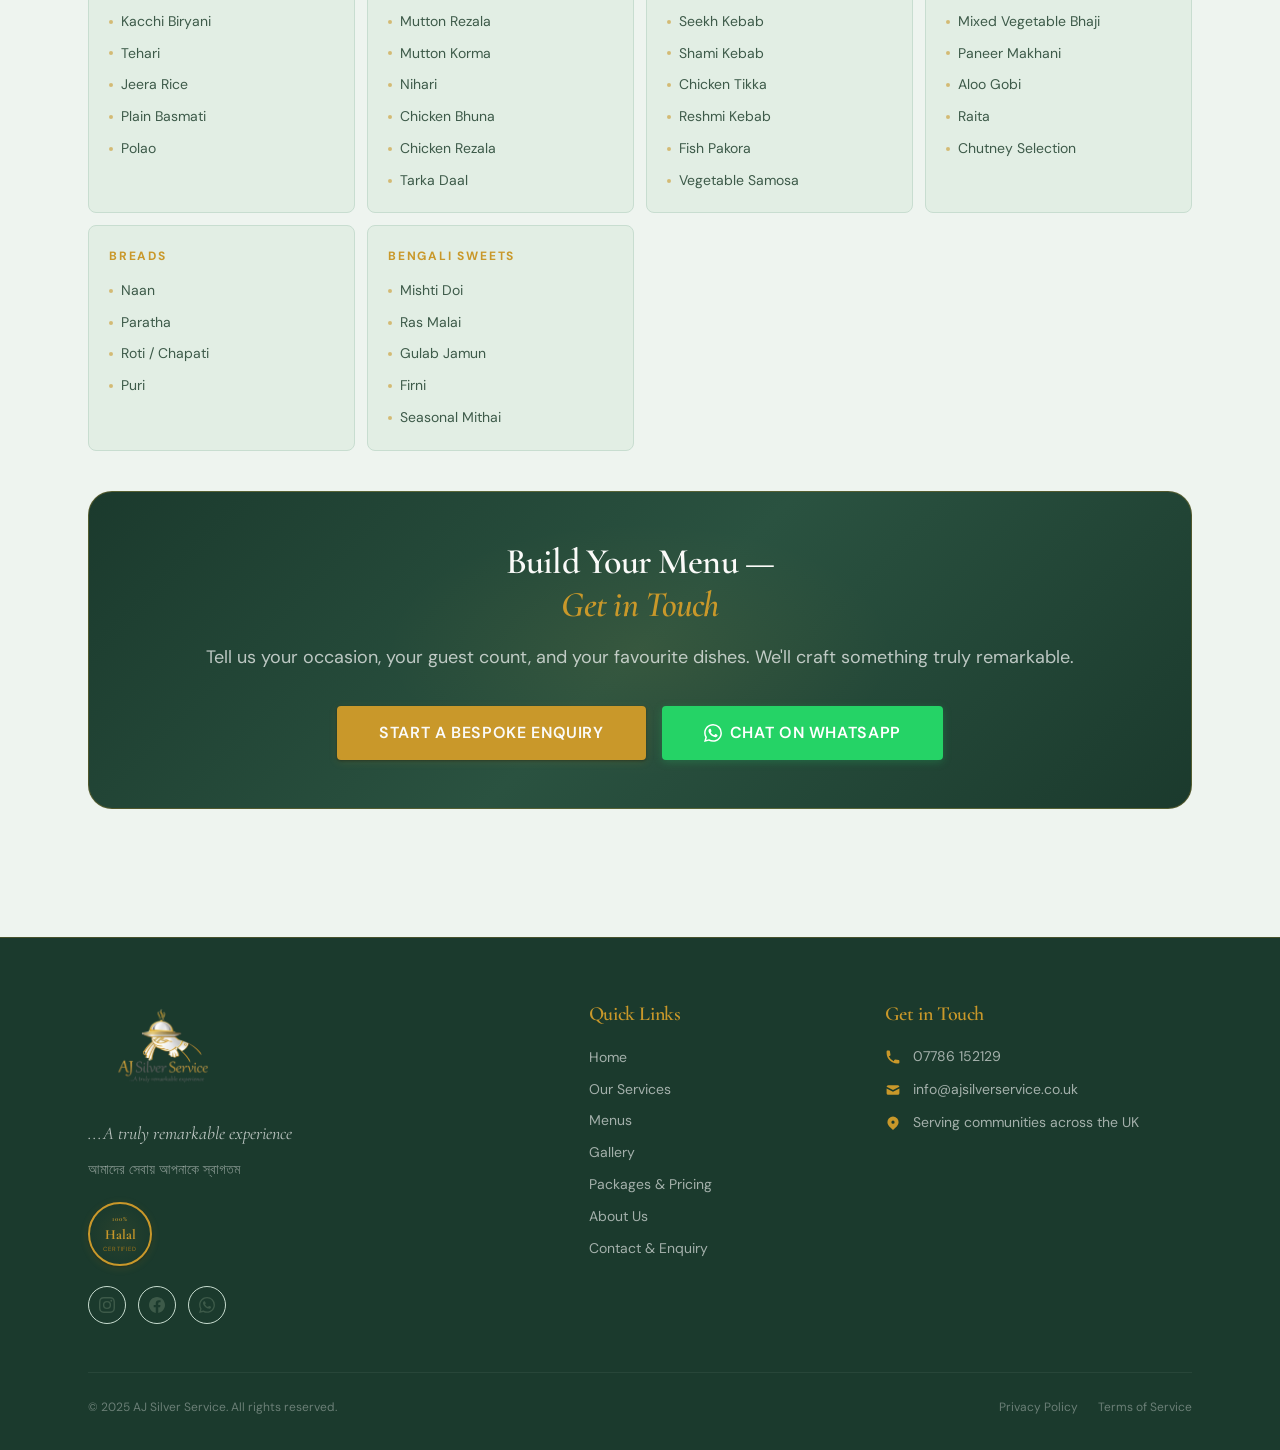
<file: menus.html>
<!DOCTYPE html>
<html lang="en">
<head>
  <meta charset="UTF-8" />
  <meta name="viewport" content="width=device-width, initial-scale=1.0" />
  <title>Our Menus — AJ Silver Service</title>
  <meta name="description" content="Browse AJ Silver Service set menus and bespoke options — authentic halal Bengali and South Asian cuisine. Standard, Premium, and Deluxe tiers available." />
  <meta name="keywords" content="Bengali caterer UK, halal catering, South Asian catering, Eid catering, dawat catering, taal service" />
  <meta property="og:title" content="AJ Silver Service — A Truly Remarkable Experience" />
  <meta property="og:description" content="Authentic halal Bengali catering for all occasions." />
  <meta property="og:type" content="website" />

  <link rel="preconnect" href="https://fonts.googleapis.com" />
  <link rel="preconnect" href="https://fonts.gstatic.com" crossorigin />
  <link rel="stylesheet" href="assets/css/global.css" />
  <link rel="stylesheet" href="assets/css/components.css" />
</head>
<body>

  <!-- ═══ HEADER ═══ -->
  <header class="site-header" role="banner">
    <div class="container">
      <div class="header-inner">
        <a href="index.html" class="header-logo" aria-label="AJ Silver Service — Home">
          <img src="assets/images/AJ_Silver_Service_logo_design-removebg-preview.png" alt="AJ Silver Service logo" />
        </a>
        <nav class="main-nav" aria-label="Primary navigation">
          <a href="index.html">Home</a>
          <a href="services.html">Services</a>
          <a href="menus.html" class="active">Menus</a>
          <a href="gallery.html">Gallery</a>
          <a href="packages.html">Packages</a>
          <a href="about.html">About</a>
          <a href="contact.html">Contact</a>
        </nav>
        <div class="header-right">
          <a href="contact.html" class="btn btn-primary btn-sm">Get a Quote</a>
          <button class="hamburger" aria-label="Toggle navigation menu" aria-expanded="false" aria-controls="mobile-nav">
            <span></span><span></span><span></span>
          </button>
        </div>
      </div>
    </div>
    <nav class="mobile-nav" id="mobile-nav" aria-label="Mobile navigation">
      <a href="index.html">Home</a>
      <a href="services.html">Services</a>
      <a href="menus.html" class="active">Menus</a>
      <a href="gallery.html">Gallery</a>
      <a href="packages.html">Packages</a>
      <a href="about.html">About</a>
      <a href="contact.html">Contact</a>
      <a href="tel:+447786152129" style="color: var(--color-silver);">07786 152129</a>
      <div class="mobile-cta">
        <a href="contact.html" class="btn btn-primary" style="width:100%">Get a Quote</a>
      </div>
    </nav>
  </header>

  <main id="main-content">

    <!-- ═══ PAGE HERO ═══ -->
    <div class="page-hero">
      <img src="assets/images/private-dining-table-setup-catering-london.webp" alt="Private dining table laid with a full South Asian catering spread by AJ Silver Service London" loading="eager" width="684" height="794" style="position:absolute;inset:0;width:100%;height:100%;object-fit:cover;z-index:0;opacity:0.18;" aria-hidden="true" />
      <div class="container page-hero-inner">
        <span class="page-hero-label">Food &amp; Menus</span>
        <h1 class="page-hero-title">Our <span style="color:var(--color-gold)">Menus</span></h1>
        <p class="page-hero-subtitle">Authentic flavours, thoughtfully presented. Every dish tells a story rooted in Bengali and South Asian culinary heritage.</p>
      </div>
    </div>

    <!-- ═══ HALAL CERTIFIED STRIP ═══ -->
    <div style="background-color:var(--color-charcoal-mid); border-bottom:1px solid rgba(201,152,42,0.15); padding:var(--space-6) 0;">
      <div class="container" style="display:flex; align-items:center; justify-content:center; gap:var(--space-5); flex-wrap:wrap; text-align:center;">
        <div class="halal-badge" aria-label="Halal certified">
          <span class="badge-top">100%</span>
          <span class="badge-main">Halal</span>
          <span class="badge-sub">Certified</span>
        </div>
        <div>
          <p style="font-family:var(--font-display); font-size:var(--text-xl); color:var(--color-text); margin-bottom:var(--space-1);">All our food is 100% Halal</p>
          <p style="font-size:var(--text-sm); color:var(--color-text-muted);">Every ingredient sourced from certified Halal suppliers. We never compromise on this.</p>
        </div>
        <div class="dietary-icons" style="justify-content:center;">
          <!-- Halal icon -->
          <span class="dietary-tag halal">
            <svg viewBox="0 0 16 16" aria-hidden="true" style="width:12px;height:12px;fill:currentColor"><path d="M8 1C4.1 1 1 4.1 1 8s3.1 7 7 7 7-3.1 7-7-3.1-7-7-7zm3.5 10.5h-7v-1.4l1.8-1.8V6.5L4.5 8 4 7l4-3.5L12 7l-.5 1-1.8-1.5v2.8l1.8 1.8v1.4z"/></svg>
            Halal
          </span>
          <!-- Vegetarian icon -->
          <span class="dietary-tag veg">
            <svg viewBox="0 0 16 16" aria-hidden="true" style="width:12px;height:12px;fill:currentColor"><path d="M8 1C4 1 1 5 1 8c0 2.5 1.5 4.5 4 5.5V15h1.5v-1.5C7 13.8 7.5 14 8 14s1-.2 1.5-.5V15H11v-1.5C13.5 12.5 15 10.5 15 8c0-3-3-7-7-7zm0 11c-2.2 0-4-1.8-4-4s1.8-4 4-4 4 1.8 4 4-1.8 4-4 4z"/></svg>
            Vegetarian options
          </span>
          <!-- Vegan icon -->
          <span class="dietary-tag vegan">
            <svg viewBox="0 0 16 16" aria-hidden="true" style="width:12px;height:12px;fill:currentColor"><path d="M14 2c-2 0-4 1-5.5 2.5C7 6 6 8 6 10c0 .7.1 1.4.3 2C4.5 11.3 3 9.3 3 7c0-.7.1-1.4.3-2C4 3.8 5 3 6 3H7V1.5C6.5 1.2 6 1 5.5 1 3 1 1 3.5 1 7c0 3.3 2 6 5 7h.5c2.5 0 4.5-2 4.5-4.5 0-.5-.1-1-.3-1.5C11.5 9.5 13 9 14 8.5V2z"/></svg>
            Vegan available
          </span>
        </div>
      </div>
    </div>

    <!-- ═══ TRACK A — SET MENUS ═══ -->
    <section class="section bg-dark" aria-labelledby="set-menus-heading">
      <div class="container">
        <div class="section-head centered animate-on-scroll">
          <span class="section-label">Track A</span>
          <h2 class="section-title" id="set-menus-heading">Set <span>Menus</span></h2>
          <span class="gold-rule-short"></span>
          <p class="section-subtitle">Three thoughtfully curated tiers to suit events of every scale and occasion. All menus are fully Halal.</p>
        </div>

        <div class="grid-3" style="align-items:start;">

          <!-- Standard -->
          <div class="menu-tier-card animate-on-scroll">
            <div style="height:180px;overflow:hidden;position:relative;">
              <img src="assets/images/spiced-rice-event-catering-london.webp" alt="Freshly prepared spiced rice dish for events catered by AJ Silver Service London" loading="lazy" width="600" height="600" style="width:100%;height:100%;object-fit:cover;display:block;" />
              <div style="position:absolute;inset:0;background:linear-gradient(to top,rgba(20,20,22,0.5) 0%,transparent 60%);"></div>
            </div>
            <div class="menu-tier-header">
              <div style="font-size:var(--text-xs);font-weight:700;letter-spacing:0.15em;text-transform:uppercase;color:var(--color-silver);margin-bottom:var(--space-2);">Standard</div>
              <div class="menu-tier-name">Essential</div>
              <div class="menu-tier-price">20–100 guests &middot; Call for pricing</div>
            </div>
            <div class="menu-tier-body">
              <div class="menu-course">
                <div class="menu-course-title">Starters</div>
                <div class="menu-course-items">
                  <div class="menu-course-item">Shami Kebab</div>
                  <div class="menu-course-item">Vegetable Samosa</div>
                  <div class="menu-course-item">Mint Chutney &amp; Tamarind Sauce</div>
                </div>
              </div>
              <div class="menu-course">
                <div class="menu-course-title">Mains</div>
                <div class="menu-course-items">
                  <div class="menu-course-item">Chicken Curry</div>
                  <div class="menu-course-item">Mixed Vegetable Bhaji</div>
                  <div class="menu-course-item">Tarka Daal</div>
                </div>
              </div>
              <div class="menu-course">
                <div class="menu-course-title">Rice &amp; Bread</div>
                <div class="menu-course-items">
                  <div class="menu-course-item">Fragrant Basmati Rice</div>
                  <div class="menu-course-item">Naan Bread</div>
                </div>
              </div>
              <div class="menu-course">
                <div class="menu-course-title">Dessert</div>
                <div class="menu-course-items">
                  <div class="menu-course-item">Gulab Jamun</div>
                </div>
              </div>
              <div style="margin-top:var(--space-6); display:flex; flex-direction:column; gap:var(--space-3);">
                <a href="contact.html" class="btn btn-outline" style="width:100%; justify-content:center;">Enquire About This Menu</a>
                <a href="#" class="btn btn-ghost btn-sm" style="width:100%; justify-content:center;" aria-label="Download Standard menu as PDF">
                  <svg viewBox="0 0 20 20" style="width:16px;height:16px;fill:currentColor" aria-hidden="true"><path fill-rule="evenodd" d="M3 17a1 1 0 011-1h12a1 1 0 110 2H4a1 1 0 01-1-1zm3.293-7.707a1 1 0 011.414 0L9 10.586V3a1 1 0 112 0v7.586l1.293-1.293a1 1 0 111.414 1.414l-3 3a1 1 0 01-1.414 0l-3-3a1 1 0 010-1.414z" clip-rule="evenodd"/></svg>
                  Download Menu PDF
                </a>
              </div>
            </div>
          </div>

          <!-- Premium — featured -->
          <div class="menu-tier-card featured animate-on-scroll" style="border-color:var(--color-gold);">
            <div style="height:180px;overflow:hidden;position:relative;">
              <img src="assets/images/biryani-catering-london-event.webp" alt="Fragrant biryani garnished with tomatoes, lemon and coriander — AJ Silver Service signature dish London" loading="lazy" width="600" height="600" style="width:100%;height:100%;object-fit:cover;display:block;" />
              <div style="position:absolute;inset:0;background:linear-gradient(to top,rgba(20,20,22,0.5) 0%,transparent 60%);"></div>
            </div>
            <div class="menu-tier-header" style="background:linear-gradient(180deg,rgba(201,152,42,0.12) 0%,transparent 100%);">
              <div style="font-size:var(--text-xs);font-weight:700;letter-spacing:0.15em;text-transform:uppercase;color:var(--color-gold);margin-bottom:var(--space-2);">★ Most Popular</div>
              <div class="menu-tier-name">Premium</div>
              <div class="menu-tier-price">30–300 guests &middot; Call for pricing</div>
            </div>
            <div class="menu-tier-body">
              <div class="menu-course">
                <div class="menu-course-title">Starters</div>
                <div class="menu-course-items">
                  <div class="menu-course-item">Shami Kebab</div>
                  <div class="menu-course-item">Seekh Kebab</div>
                  <div class="menu-course-item">Chicken Tikka</div>
                  <div class="menu-course-item">Vegetable Samosa</div>
                  <div class="menu-course-item">Mint &amp; Tamarind Chutneys</div>
                </div>
              </div>
              <div class="menu-course">
                <div class="menu-course-title">Mains</div>
                <div class="menu-course-items">
                  <div class="menu-course-item">Kacchi Biryani</div>
                  <div class="menu-course-item">Mutton Korma</div>
                  <div class="menu-course-item">Chicken Bhuna</div>
                  <div class="menu-course-item">Mixed Vegetable</div>
                  <div class="menu-course-item">Tarka Daal</div>
                  <div class="menu-course-item">Raita</div>
                </div>
              </div>
              <div class="menu-course">
                <div class="menu-course-title">Rice &amp; Bread</div>
                <div class="menu-course-items">
                  <div class="menu-course-item">Biryani Rice</div>
                  <div class="menu-course-item">Jeera Rice</div>
                  <div class="menu-course-item">Naan &amp; Paratha</div>
                </div>
              </div>
              <div class="menu-course">
                <div class="menu-course-title">Desserts</div>
                <div class="menu-course-items">
                  <div class="menu-course-item">Gulab Jamun</div>
                  <div class="menu-course-item">Mishti Doi</div>
                  <div class="menu-course-item">Firni</div>
                </div>
              </div>
              <div style="margin-top:var(--space-6); display:flex; flex-direction:column; gap:var(--space-3);">
                <a href="contact.html" class="btn btn-primary" style="width:100%; justify-content:center;">Enquire About This Menu</a>
                <a href="#" class="btn btn-ghost btn-sm" style="width:100%; justify-content:center;" aria-label="Download Premium menu as PDF">
                  <svg viewBox="0 0 20 20" style="width:16px;height:16px;fill:currentColor" aria-hidden="true"><path fill-rule="evenodd" d="M3 17a1 1 0 011-1h12a1 1 0 110 2H4a1 1 0 01-1-1zm3.293-7.707a1 1 0 011.414 0L9 10.586V3a1 1 0 112 0v7.586l1.293-1.293a1 1 0 111.414 1.414l-3 3a1 1 0 01-1.414 0l-3-3a1 1 0 010-1.414z" clip-rule="evenodd"/></svg>
                  Download Menu PDF
                </a>
              </div>
            </div>
          </div>

          <!-- Deluxe -->
          <div class="menu-tier-card animate-on-scroll">
            <div style="height:180px;overflow:hidden;position:relative;">
              <img src="assets/images/asian-private-dinner-catering-spread-london.webp" alt="Grand private dining spread with multiple South Asian dishes on white crockery catered by AJ Silver Service London" loading="lazy" width="600" height="600" style="width:100%;height:100%;object-fit:cover;display:block;" />
              <div style="position:absolute;inset:0;background:linear-gradient(to top,rgba(20,20,22,0.5) 0%,transparent 60%);"></div>
            </div>
            <div class="menu-tier-header">
              <div style="font-size:var(--text-xs);font-weight:700;letter-spacing:0.15em;text-transform:uppercase;color:var(--color-silver);margin-bottom:var(--space-2);">Deluxe</div>
              <div class="menu-tier-name">Grand Dawat</div>
              <div class="menu-tier-price">Any size &middot; Call for pricing</div>
            </div>
            <div class="menu-tier-body">
              <div class="menu-course">
                <div class="menu-course-title">Starters</div>
                <div class="menu-course-items">
                  <div class="menu-course-item">Reshmi Kebab</div>
                  <div class="menu-course-item">Chicken Malai Tikka</div>
                  <div class="menu-course-item">Fish Pakora</div>
                  <div class="menu-course-item">Shami &amp; Seekh Kebab</div>
                  <div class="menu-course-item">Samosa &amp; Spring Rolls</div>
                  <div class="menu-course-item">Three Chutneys</div>
                </div>
              </div>
              <div class="menu-course">
                <div class="menu-course-title">Mains</div>
                <div class="menu-course-items">
                  <div class="menu-course-item">Kacchi Biryani</div>
                  <div class="menu-course-item">Mutton Rezala</div>
                  <div class="menu-course-item">Nihari</div>
                  <div class="menu-course-item">Chicken Rezala</div>
                  <div class="menu-course-item">Paneer Makhani</div>
                  <div class="menu-course-item">3 sides &amp; accompaniments</div>
                  <div class="menu-course-item">Raita &amp; Salad</div>
                </div>
              </div>
              <div class="menu-course">
                <div class="menu-course-title">Rice &amp; Bread</div>
                <div class="menu-course-items">
                  <div class="menu-course-item">Full selection — Biryani, Jeera, Plain</div>
                  <div class="menu-course-item">Naan, Paratha, Roti, Puri</div>
                </div>
              </div>
              <div class="menu-course">
                <div class="menu-course-title">Desserts</div>
                <div class="menu-course-items">
                  <div class="menu-course-item">Ras Malai</div>
                  <div class="menu-course-item">Mishti Doi</div>
                  <div class="menu-course-item">Gulab Jamun</div>
                  <div class="menu-course-item">Firni</div>
                </div>
              </div>
              <div style="margin-top:var(--space-6); display:flex; flex-direction:column; gap:var(--space-3);">
                <a href="contact.html" class="btn btn-outline" style="width:100%; justify-content:center;">Enquire About This Menu</a>
                <a href="#" class="btn btn-ghost btn-sm" style="width:100%; justify-content:center;" aria-label="Download Deluxe menu as PDF">
                  <svg viewBox="0 0 20 20" style="width:16px;height:16px;fill:currentColor" aria-hidden="true"><path fill-rule="evenodd" d="M3 17a1 1 0 011-1h12a1 1 0 110 2H4a1 1 0 01-1-1zm3.293-7.707a1 1 0 011.414 0L9 10.586V3a1 1 0 112 0v7.586l1.293-1.293a1 1 0 111.414 1.414l-3 3a1 1 0 01-1.414 0l-3-3a1 1 0 010-1.414z" clip-rule="evenodd"/></svg>
                  Download Menu PDF
                </a>
              </div>
            </div>
          </div>

        </div>
      </div>
    </section>

    <!-- Food image divider strip -->
    <div style="position:relative;height:320px;overflow:hidden;" aria-hidden="true">
      <img src="assets/images/luxury-afternoon-tea-catering-london.webp" alt="Bespoke catering spread with floral arrangement and layered cakes by AJ Silver Service London" loading="lazy" width="683" height="561" style="width:100%;height:100%;object-fit:cover;display:block;" />
      <div style="position:absolute;inset:0;background:linear-gradient(135deg,rgba(27,58,45,0.8) 0%,rgba(20,20,22,0.6) 100%);"></div>
      <div style="position:absolute;inset:0;display:flex;align-items:center;justify-content:center;text-align:center;padding:var(--space-8);">
        <div>
          <p style="font-size:var(--text-xs);font-weight:700;letter-spacing:0.2em;text-transform:uppercase;color:var(--color-gold);margin-bottom:var(--space-3);">Track B</p>
          <p style="font-family:var(--font-display);font-size:clamp(1.8rem,4vw,3rem);color:#FAFAF8;font-style:italic;line-height:1.2;">"Your celebration, your menu — built around you"</p>
        </div>
      </div>
    </div>

    <hr class="gold-rule" style="margin-block:0;" aria-hidden="true" />

    <!-- ═══ TRACK B — BESPOKE ═══ -->
    <section class="section bg-mid" aria-labelledby="bespoke-heading">
      <div class="container">
        <div class="section-head animate-on-scroll" style="max-width:700px;">
          <span class="section-label">Track B</span>
          <h2 class="section-title" id="bespoke-heading">Bespoke &amp; <span>Custom Menus</span></h2>
          <span class="gold-rule-short"></span>
          <p class="section-subtitle">
            No two events are the same — and your menu shouldn't be either. We work closely with you to build a menu that reflects your taste, your culture, and the spirit of your occasion.
          </p>
          <p style="font-size:var(--text-sm); color:var(--color-text-muted); margin-top:var(--space-3); line-height:1.75;">
            Mix and match from our full repertoire of Bengali and South Asian dishes. Have a family recipe you'd love featured? Tell us. We're here to make your dawat your own.
          </p>
        </div>

        <!-- Dish grid -->
        <div style="margin-bottom:var(--space-10);">
          <h3 style="font-family:var(--font-display); font-size:var(--text-2xl); color:var(--color-gold); margin-bottom:var(--space-5);">Popular Dishes to Mix &amp; Match</h3>

          <div style="display:grid; grid-template-columns:repeat(auto-fill, minmax(220px, 1fr)); gap:var(--space-3);">

            <!-- Mains group -->
            <div style="background:var(--color-charcoal-lift); border:1px solid var(--color-charcoal-border); border-radius:var(--radius-md); padding:var(--space-5);">
              <div style="font-size:var(--text-xs);font-weight:700;letter-spacing:0.15em;text-transform:uppercase;color:var(--color-gold);margin-bottom:var(--space-3);">Rice &amp; Biryani</div>
              <ul style="display:flex;flex-direction:column;gap:var(--space-2);">
                <li class="menu-course-item">Kacchi Biryani</li>
                <li class="menu-course-item">Tehari</li>
                <li class="menu-course-item">Jeera Rice</li>
                <li class="menu-course-item">Plain Basmati</li>
                <li class="menu-course-item">Polao</li>
              </ul>
            </div>

            <div style="background:var(--color-charcoal-lift); border:1px solid var(--color-charcoal-border); border-radius:var(--radius-md); padding:var(--space-5);">
              <div style="font-size:var(--text-xs);font-weight:700;letter-spacing:0.15em;text-transform:uppercase;color:var(--color-gold);margin-bottom:var(--space-3);">Curries &amp; Gravies</div>
              <ul style="display:flex;flex-direction:column;gap:var(--space-2);">
                <li class="menu-course-item">Mutton Rezala</li>
                <li class="menu-course-item">Mutton Korma</li>
                <li class="menu-course-item">Nihari</li>
                <li class="menu-course-item">Chicken Bhuna</li>
                <li class="menu-course-item">Chicken Rezala</li>
                <li class="menu-course-item">Tarka Daal</li>
              </ul>
            </div>

            <div style="background:var(--color-charcoal-lift); border:1px solid var(--color-charcoal-border); border-radius:var(--radius-md); padding:var(--space-5);">
              <div style="font-size:var(--text-xs);font-weight:700;letter-spacing:0.15em;text-transform:uppercase;color:var(--color-gold);margin-bottom:var(--space-3);">Starters &amp; Snacks</div>
              <ul style="display:flex;flex-direction:column;gap:var(--space-2);">
                <li class="menu-course-item">Seekh Kebab</li>
                <li class="menu-course-item">Shami Kebab</li>
                <li class="menu-course-item">Chicken Tikka</li>
                <li class="menu-course-item">Reshmi Kebab</li>
                <li class="menu-course-item">Fish Pakora</li>
                <li class="menu-course-item">Vegetable Samosa</li>
              </ul>
            </div>

            <div style="background:var(--color-charcoal-lift); border:1px solid var(--color-charcoal-border); border-radius:var(--radius-md); padding:var(--space-5);">
              <div style="font-size:var(--text-xs);font-weight:700;letter-spacing:0.15em;text-transform:uppercase;color:var(--color-gold);margin-bottom:var(--space-3);">Vegetables &amp; Sides</div>
              <ul style="display:flex;flex-direction:column;gap:var(--space-2);">
                <li class="menu-course-item">Mixed Vegetable Bhaji</li>
                <li class="menu-course-item">Paneer Makhani</li>
                <li class="menu-course-item">Aloo Gobi</li>
                <li class="menu-course-item">Raita</li>
                <li class="menu-course-item">Chutney Selection</li>
              </ul>
            </div>

            <div style="background:var(--color-charcoal-lift); border:1px solid var(--color-charcoal-border); border-radius:var(--radius-md); padding:var(--space-5);">
              <div style="font-size:var(--text-xs);font-weight:700;letter-spacing:0.15em;text-transform:uppercase;color:var(--color-gold);margin-bottom:var(--space-3);">Breads</div>
              <ul style="display:flex;flex-direction:column;gap:var(--space-2);">
                <li class="menu-course-item">Naan</li>
                <li class="menu-course-item">Paratha</li>
                <li class="menu-course-item">Roti / Chapati</li>
                <li class="menu-course-item">Puri</li>
              </ul>
            </div>

            <div style="background:var(--color-charcoal-lift); border:1px solid var(--color-charcoal-border); border-radius:var(--radius-md); padding:var(--space-5);">
              <div style="font-size:var(--text-xs);font-weight:700;letter-spacing:0.15em;text-transform:uppercase;color:var(--color-gold);margin-bottom:var(--space-3);">Bengali Sweets</div>
              <ul style="display:flex;flex-direction:column;gap:var(--space-2);">
                <li class="menu-course-item">Mishti Doi</li>
                <li class="menu-course-item">Ras Malai</li>
                <li class="menu-course-item">Gulab Jamun</li>
                <li class="menu-course-item">Firni</li>
                <li class="menu-course-item">Seasonal Mithai</li>
              </ul>
            </div>

          </div>
        </div>

        <div class="cta-banner animate-on-scroll">
          <h2 class="cta-banner-title" style="font-size:clamp(var(--text-2xl),3vw,var(--text-4xl));">Build Your Menu —<br /><em style="color:var(--color-gold);">Get in Touch</em></h2>
          <p class="cta-banner-subtitle">Tell us your occasion, your guest count, and your favourite dishes. We'll craft something truly remarkable.</p>
          <div class="cta-banner-actions">
            <a href="contact.html" class="btn btn-primary btn-lg">Start a Bespoke Enquiry</a>
            <a href="https://wa.me/447786152129?text=Hello%2C%20I%27d%20like%20to%20discuss%20a%20bespoke%20menu%20for%20my%20event"
               class="btn btn-whatsapp btn-lg"
               target="_blank" rel="noopener noreferrer">
              <svg viewBox="0 0 24 24" aria-hidden="true"><path d="M17.472 14.382c-.297-.149-1.758-.867-2.03-.967-.273-.099-.471-.148-.67.15-.197.297-.767.966-.94 1.164-.173.199-.347.223-.644.075-.297-.15-1.255-.463-2.39-1.475-.883-.788-1.48-1.761-1.653-2.059-.173-.297-.018-.458.13-.606.134-.133.298-.347.446-.52.149-.174.198-.298.298-.497.099-.198.05-.371-.025-.52-.075-.149-.669-1.612-.916-2.207-.242-.579-.487-.5-.669-.51-.173-.008-.371-.01-.57-.01-.198 0-.52.074-.792.372-.272.297-1.04 1.016-1.04 2.479 0 1.462 1.065 2.875 1.213 3.074.149.198 2.096 3.2 5.077 4.487.709.306 1.262.489 1.694.625.712.227 1.36.195 1.871.118.571-.085 1.758-.719 2.006-1.413.248-.694.248-1.289.173-1.413-.074-.124-.272-.198-.57-.347m-5.421 7.403h-.004a9.87 9.87 0 01-5.031-1.378l-.361-.214-3.741.982.998-3.648-.235-.374a9.86 9.86 0 01-1.51-5.26c.001-5.45 4.436-9.884 9.888-9.884 2.64 0 5.122 1.03 6.988 2.898a9.825 9.825 0 012.893 6.994c-.003 5.45-4.437 9.884-9.885 9.884m8.413-18.297A11.815 11.815 0 0012.05 0C5.495 0 .16 5.335.157 11.892c0 2.096.547 4.142 1.588 5.945L.057 24l6.305-1.654a11.882 11.882 0 005.683 1.448h.005c6.554 0 11.89-5.335 11.893-11.893a11.821 11.821 0 00-3.48-8.413z"/></svg>
              Chat on WhatsApp
            </a>
          </div>
        </div>
      </div>
    </section>

  </main>

  <!-- ═══ FOOTER ═══ -->
  <footer class="site-footer" role="contentinfo">
    <div class="container">
      <div class="footer-grid">
        <div>
          <div class="footer-logo">
            <img src="assets/images/aj_silver_serv-nobg.png" alt="AJ Silver Service logo" />
          </div>
          <p class="footer-tagline">...A truly remarkable experience</p>
          <p class="footer-bangla">আমাদের সেবায় আপনাকে স্বাগতম</p>
          <div class="footer-halal">
            <div class="halal-badge" style="width:64px;height:64px;" aria-label="Halal certified">
              <span class="badge-top" style="font-size:7px;">100%</span>
              <span class="badge-main" style="font-size:14px;">Halal</span>
              <span class="badge-sub" style="font-size:6px;">Certified</span>
            </div>
          </div>
          <div class="footer-social" style="margin-top:var(--space-5);">
            <a href="[INSTAGRAM HANDLE]" target="_blank" rel="noopener noreferrer" aria-label="Follow us on Instagram">
              <svg viewBox="0 0 24 24"><path d="M12 2.163c3.204 0 3.584.012 4.85.07 3.252.148 4.771 1.691 4.919 4.919.058 1.265.069 1.645.069 4.849 0 3.205-.012 3.584-.069 4.849-.149 3.225-1.664 4.771-4.919 4.919-1.266.058-1.644.07-4.85.07-3.204 0-3.584-.012-4.849-.07-3.26-.149-4.771-1.699-4.919-4.92-.058-1.265-.07-1.644-.07-4.849 0-3.204.013-3.583.07-4.849.149-3.227 1.664-4.771 4.919-4.919 1.266-.057 1.645-.069 4.849-.069zM12 0C8.741 0 8.333.014 7.053.072 2.695.272.273 2.69.073 7.052.014 8.333 0 8.741 0 12c0 3.259.014 3.668.072 4.948.2 4.358 2.618 6.78 6.98 6.98C8.333 23.986 8.741 24 12 24c3.259 0 3.668-.014 4.948-.072 4.354-.2 6.782-2.618 6.979-6.98.059-1.28.073-1.689.073-4.948 0-3.259-.014-3.667-.072-4.947-.196-4.354-2.617-6.78-6.979-6.98C15.668.014 15.259 0 12 0zm0 5.838a6.162 6.162 0 100 12.324 6.162 6.162 0 000-12.324zM12 16a4 4 0 110-8 4 4 0 010 8zm6.406-11.845a1.44 1.44 0 100 2.881 1.44 1.44 0 000-2.881z"/></svg>
            </a>
            <a href="[FACEBOOK URL]" target="_blank" rel="noopener noreferrer" aria-label="Follow us on Facebook">
              <svg viewBox="0 0 24 24"><path d="M24 12.073c0-6.627-5.373-12-12-12s-12 5.373-12 12c0 5.99 4.388 10.954 10.125 11.854v-8.385H7.078v-3.47h3.047V9.43c0-3.007 1.792-4.669 4.533-4.669 1.312 0 2.686.235 2.686.235v2.953H15.83c-1.491 0-1.956.925-1.956 1.874v2.25h3.328l-.532 3.47h-2.796v8.385C19.612 23.027 24 18.062 24 12.073z"/></svg>
            </a>
            <a href="https://wa.me/447786152129" target="_blank" rel="noopener noreferrer" aria-label="Chat on WhatsApp">
              <svg viewBox="0 0 24 24"><path d="M17.472 14.382c-.297-.149-1.758-.867-2.03-.967-.273-.099-.471-.148-.67.15-.197.297-.767.966-.94 1.164-.173.199-.347.223-.644.075-.297-.15-1.255-.463-2.39-1.475-.883-.788-1.48-1.761-1.653-2.059-.173-.297-.018-.458.13-.606.134-.133.298-.347.446-.52.149-.174.198-.298.298-.497.099-.198.05-.371-.025-.52-.075-.149-.669-1.612-.916-2.207-.242-.579-.487-.5-.669-.51-.173-.008-.371-.01-.57-.01-.198 0-.52.074-.792.372-.272.297-1.04 1.016-1.04 2.479 0 1.462 1.065 2.875 1.213 3.074.149.198 2.096 3.2 5.077 4.487.709.306 1.262.489 1.694.625.712.227 1.36.195 1.871.118.571-.085 1.758-.719 2.006-1.413.248-.694.248-1.289.173-1.413-.074-.124-.272-.198-.57-.347m-5.421 7.403h-.004a9.87 9.87 0 01-5.031-1.378l-.361-.214-3.741.982.998-3.648-.235-.374a9.86 9.86 0 01-1.51-5.26c.001-5.45 4.436-9.884 9.888-9.884 2.64 0 5.122 1.03 6.988 2.898a9.825 9.825 0 012.893 6.994c-.003 5.45-4.437 9.884-9.885 9.884m8.413-18.297A11.815 11.815 0 0012.05 0C5.495 0 .16 5.335.157 11.892c0 2.096.547 4.142 1.588 5.945L.057 24l6.305-1.654a11.882 11.882 0 005.683 1.448h.005c6.554 0 11.89-5.335 11.893-11.893a11.821 11.821 0 00-3.48-8.413z"/></svg>
            </a>
          </div>
        </div>
        <div>
          <h3 class="footer-col-title">Quick Links</h3>
          <nav class="footer-links" aria-label="Footer navigation">
            <a href="index.html">Home</a>
            <a href="services.html">Our Services</a>
            <a href="menus.html">Menus</a>
            <a href="gallery.html">Gallery</a>
            <a href="packages.html">Packages &amp; Pricing</a>
            <a href="about.html">About Us</a>
            <a href="contact.html">Contact &amp; Enquiry</a>
          </nav>
        </div>
        <div>
          <h3 class="footer-col-title">Get in Touch</h3>
          <div class="footer-contact-item">
            <svg viewBox="0 0 20 20" aria-hidden="true"><path d="M2 3a1 1 0 011-1h2.153a1 1 0 01.986.836l.74 4.435a1 1 0 01-.54 1.06l-1.548.773a11.037 11.037 0 006.105 6.105l.774-1.548a1 1 0 011.059-.54l4.435.74a1 1 0 01.836.986V17a1 1 0 01-1 1h-2C7.82 18 2 12.18 2 5V3z"/></svg>
            <span><a href="tel:+447786152129">07786 152129</a></span>
          </div>
          <div class="footer-contact-item">
            <svg viewBox="0 0 20 20" aria-hidden="true"><path d="M2.003 5.884L10 9.882l7.997-3.998A2 2 0 0016 4H4a2 2 0 00-1.997 1.884z"/><path d="M18 8.118l-8 4-8-4V14a2 2 0 002 2h12a2 2 0 002-2V8.118z"/></svg>
            <span><a href="mailto:info@ajsilverservice.co.uk">info@ajsilverservice.co.uk</a></span>
          </div>
          <div class="footer-contact-item">
            <svg viewBox="0 0 20 20" aria-hidden="true"><path fill-rule="evenodd" d="M5.05 4.05a7 7 0 119.9 9.9L10 18.9l-4.95-4.95a7 7 0 010-9.9zM10 11a2 2 0 100-4 2 2 0 000 4z" clip-rule="evenodd"/></svg>
            <span>Serving communities across the UK</span>
          </div>
        </div>
      </div>
      <div class="footer-bottom">
        <p class="footer-copyright">&copy; 2025 AJ Silver Service. All rights reserved.</p>
        <div class="footer-legal">
          <a href="#">Privacy Policy</a>
          <a href="#">Terms of Service</a>
        </div>
      </div>
    </div>
  </footer>

  <!-- ═══ FLOATING WHATSAPP ═══ -->
  <a href="https://wa.me/447786152129?text=Hello%2C%20I%27d%20like%20to%20enquire%20about%20catering%20for%20my%20event"
     class="whatsapp-float"
     target="_blank" rel="noopener noreferrer"
     aria-label="Chat with us on WhatsApp">
    <svg viewBox="0 0 24 24" aria-hidden="true"><path d="M17.472 14.382c-.297-.149-1.758-.867-2.03-.967-.273-.099-.471-.148-.67.15-.197.297-.767.966-.94 1.164-.173.199-.347.223-.644.075-.297-.15-1.255-.463-2.39-1.475-.883-.788-1.48-1.761-1.653-2.059-.173-.297-.018-.458.13-.606.134-.133.298-.347.446-.52.149-.174.198-.298.298-.497.099-.198.05-.371-.025-.52-.075-.149-.669-1.612-.916-2.207-.242-.579-.487-.5-.669-.51-.173-.008-.371-.01-.57-.01-.198 0-.52.074-.792.372-.272.297-1.04 1.016-1.04 2.479 0 1.462 1.065 2.875 1.213 3.074.149.198 2.096 3.2 5.077 4.487.709.306 1.262.489 1.694.625.712.227 1.36.195 1.871.118.571-.085 1.758-.719 2.006-1.413.248-.694.248-1.289.173-1.413-.074-.124-.272-.198-.57-.347m-5.421 7.403h-.004a9.87 9.87 0 01-5.031-1.378l-.361-.214-3.741.982.998-3.648-.235-.374a9.86 9.86 0 01-1.51-5.26c.001-5.45 4.436-9.884 9.888-9.884 2.64 0 5.122 1.03 6.988 2.898a9.825 9.825 0 012.893 6.994c-.003 5.45-4.437 9.884-9.885 9.884m8.413-18.297A11.815 11.815 0 0012.05 0C5.495 0 .16 5.335.157 11.892c0 2.096.547 4.142 1.588 5.945L.057 24l6.305-1.654a11.882 11.882 0 005.683 1.448h.005c6.554 0 11.89-5.335 11.893-11.893a11.821 11.821 0 00-3.48-8.413z"/></svg>
  </a>

  <script src="assets/js/main.js"></script>
</body>
</html>
</file>
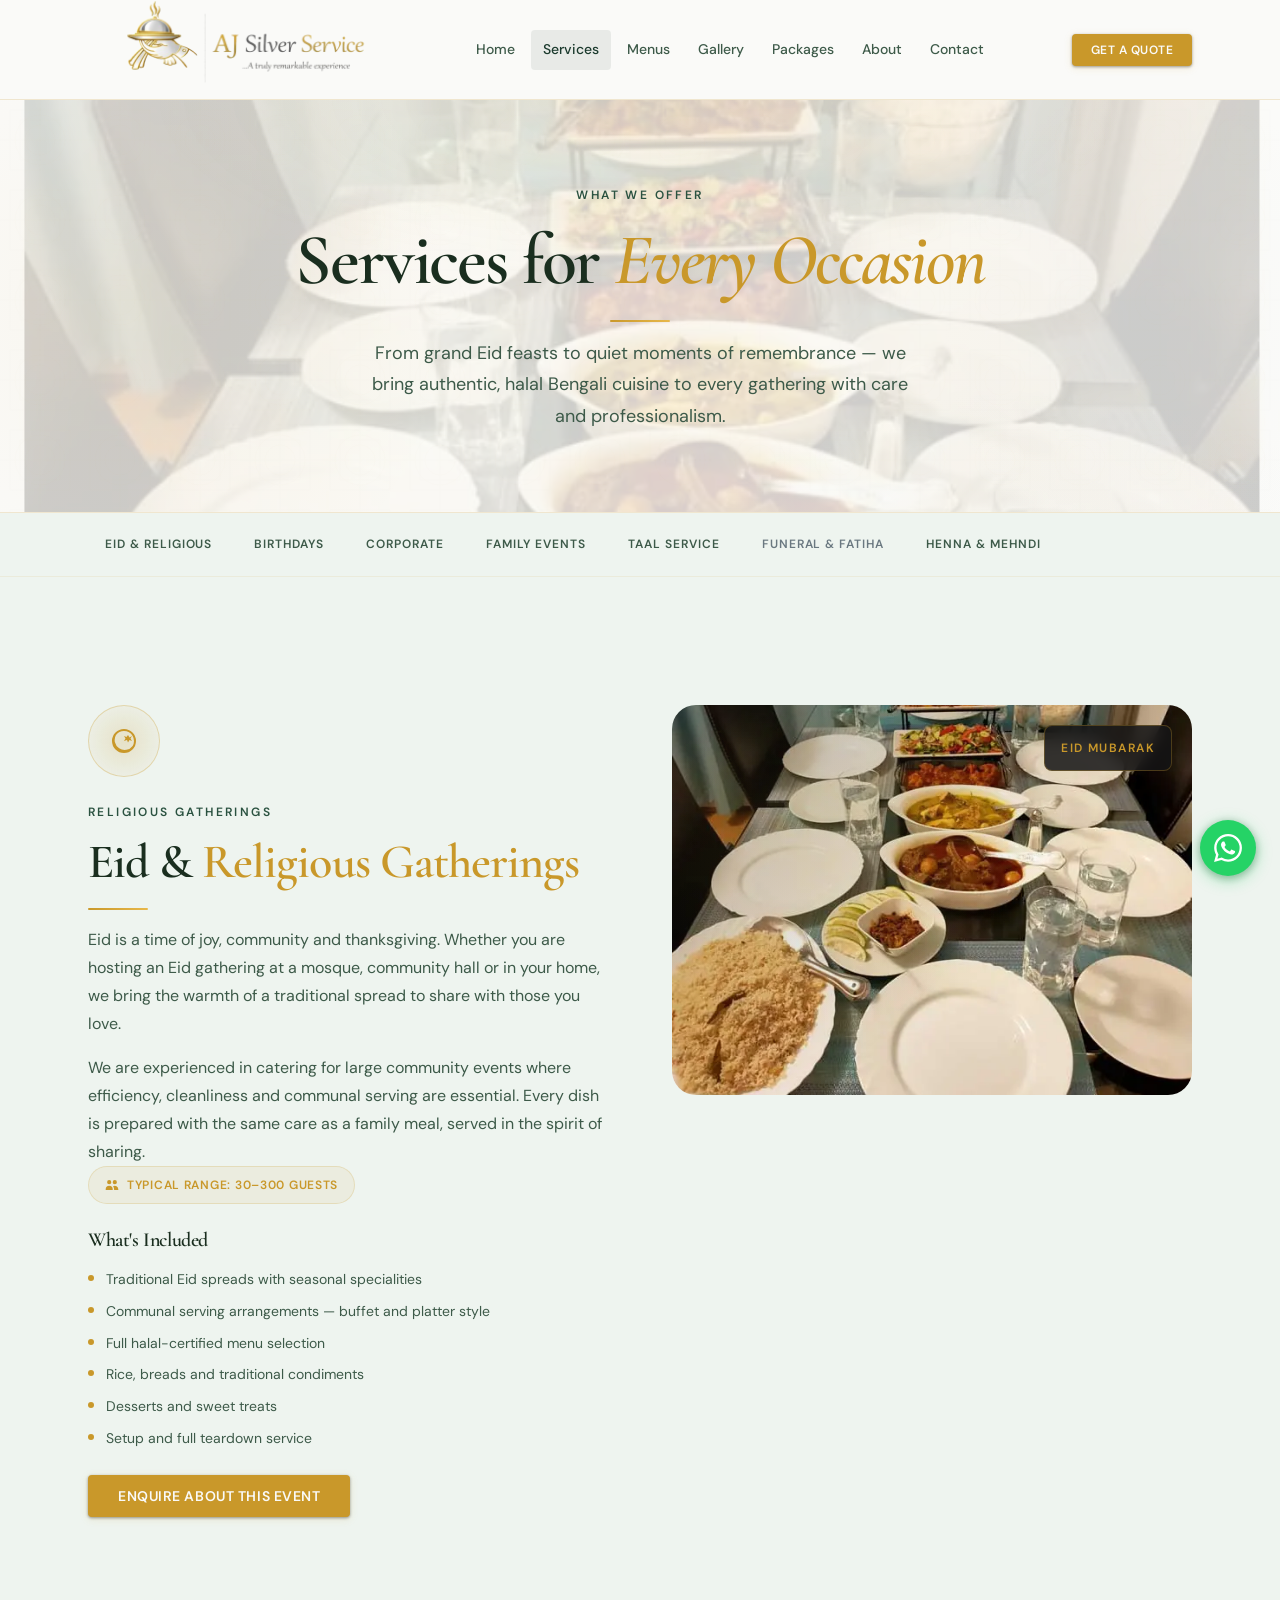
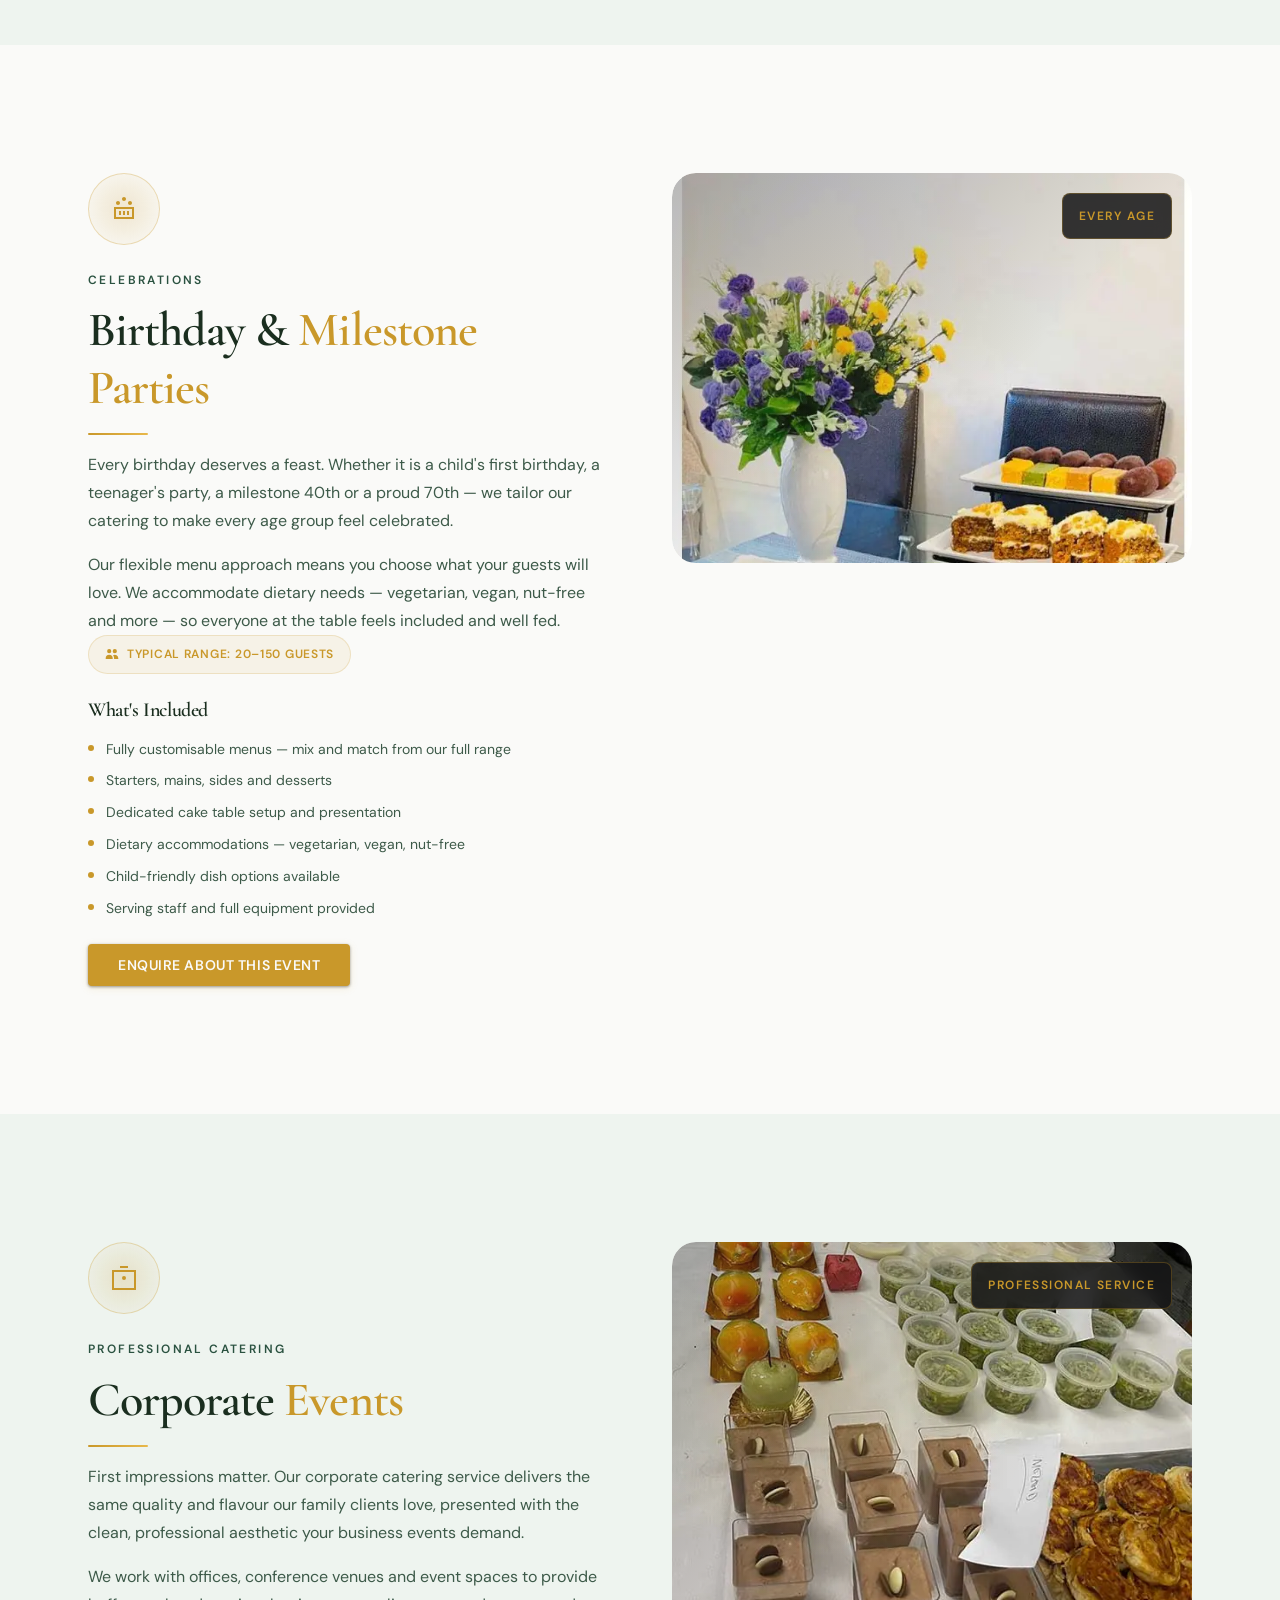
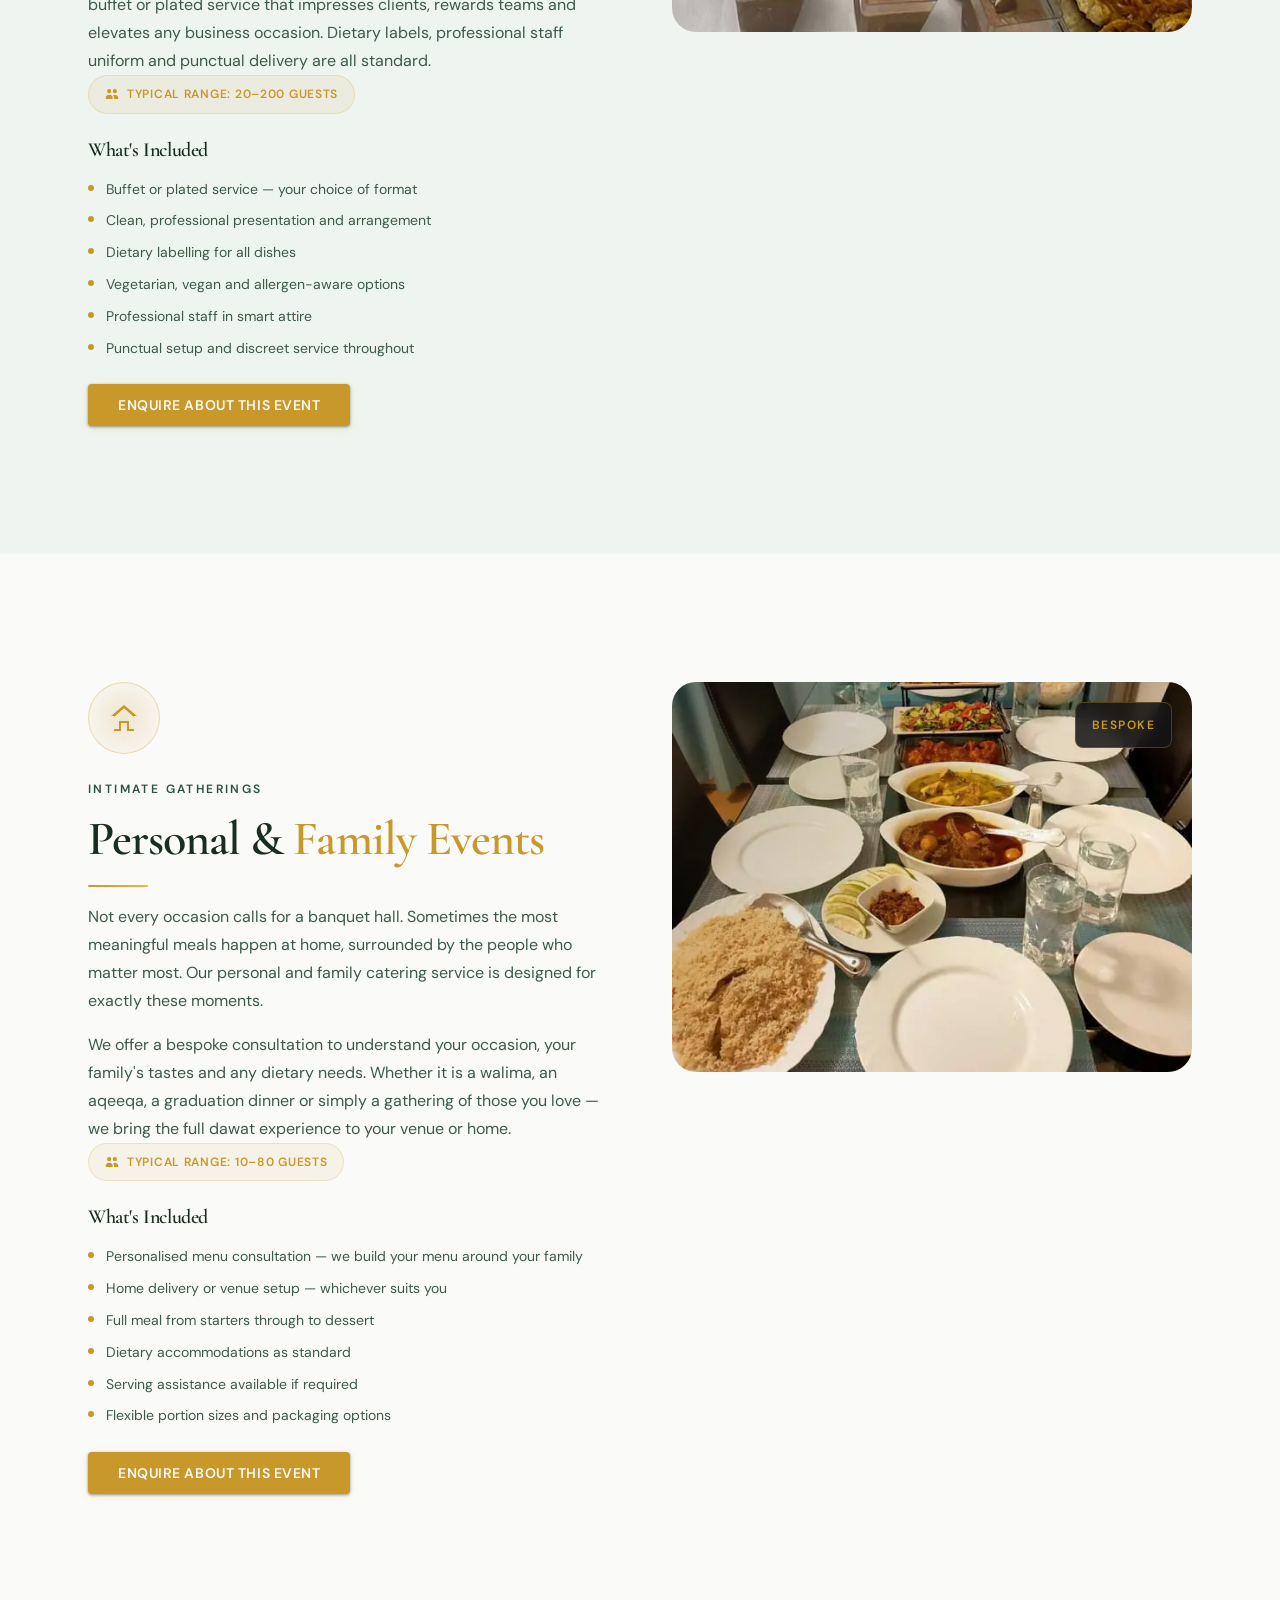
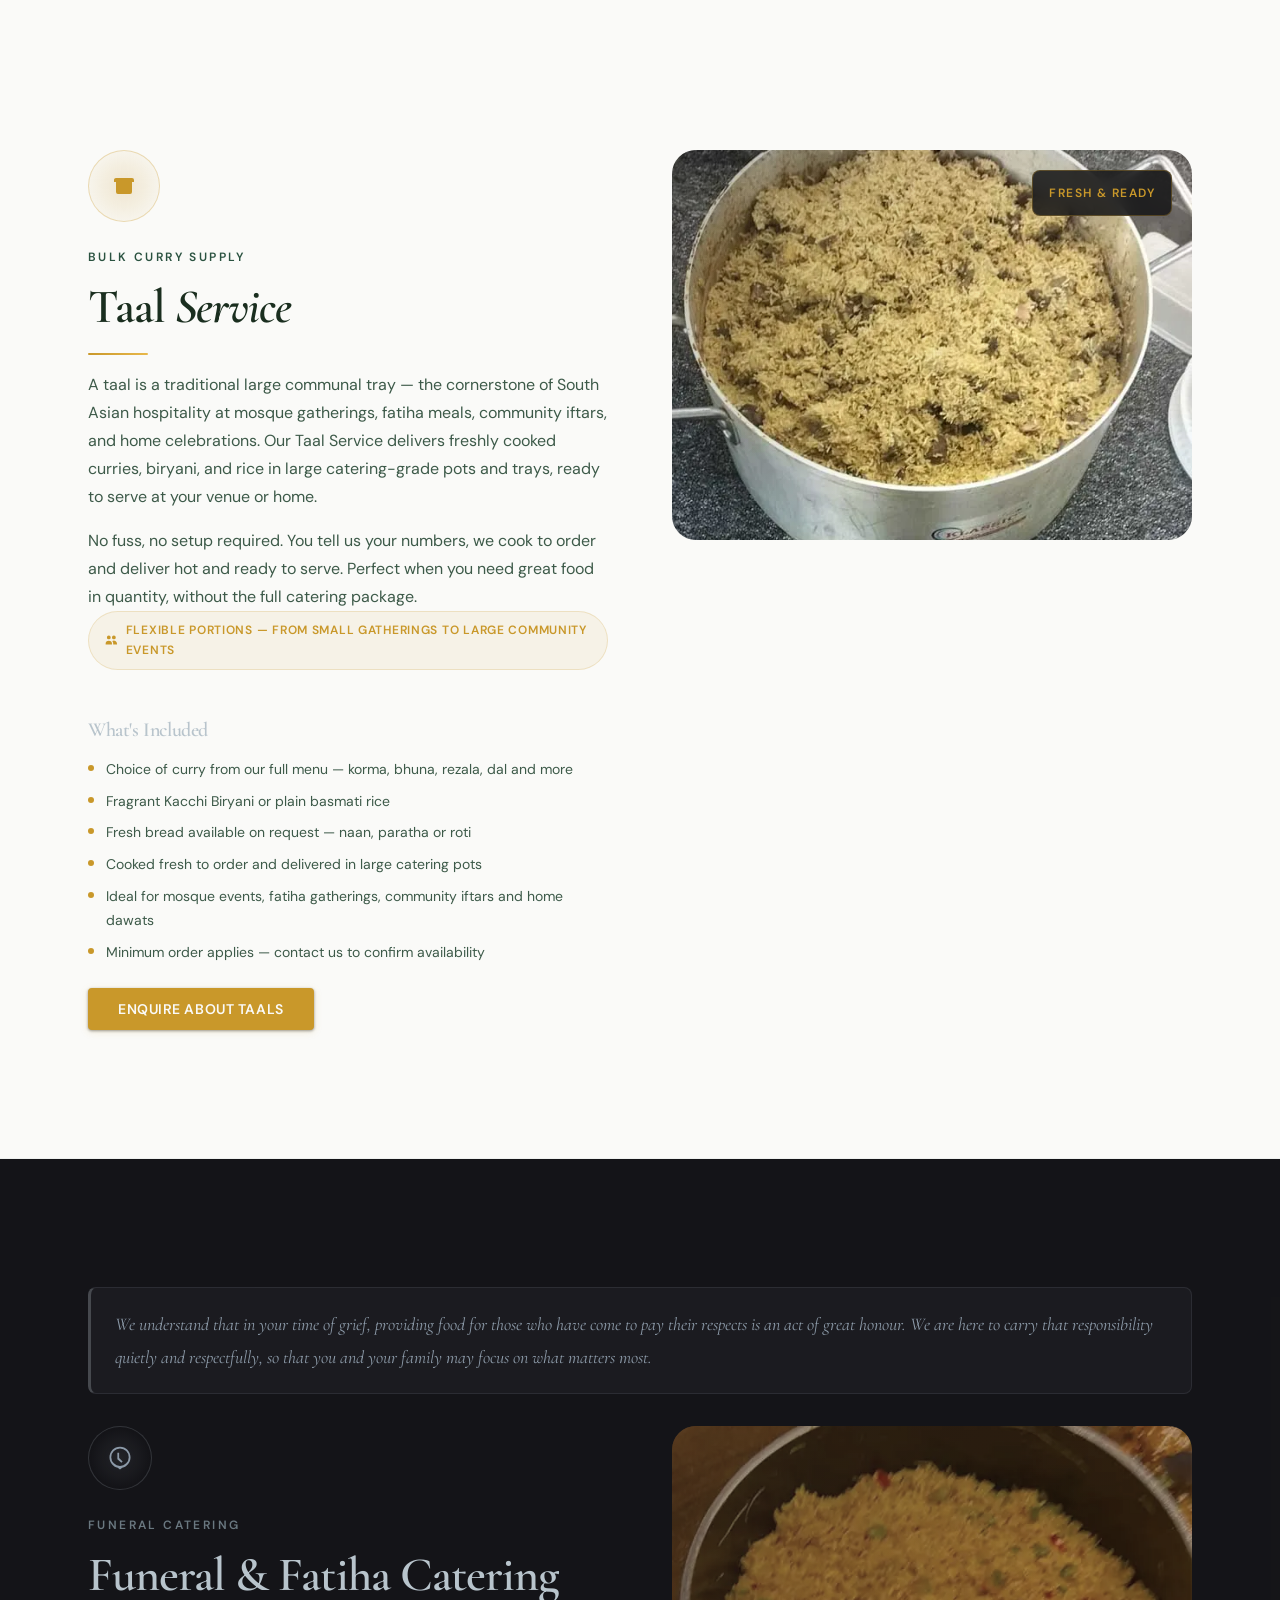
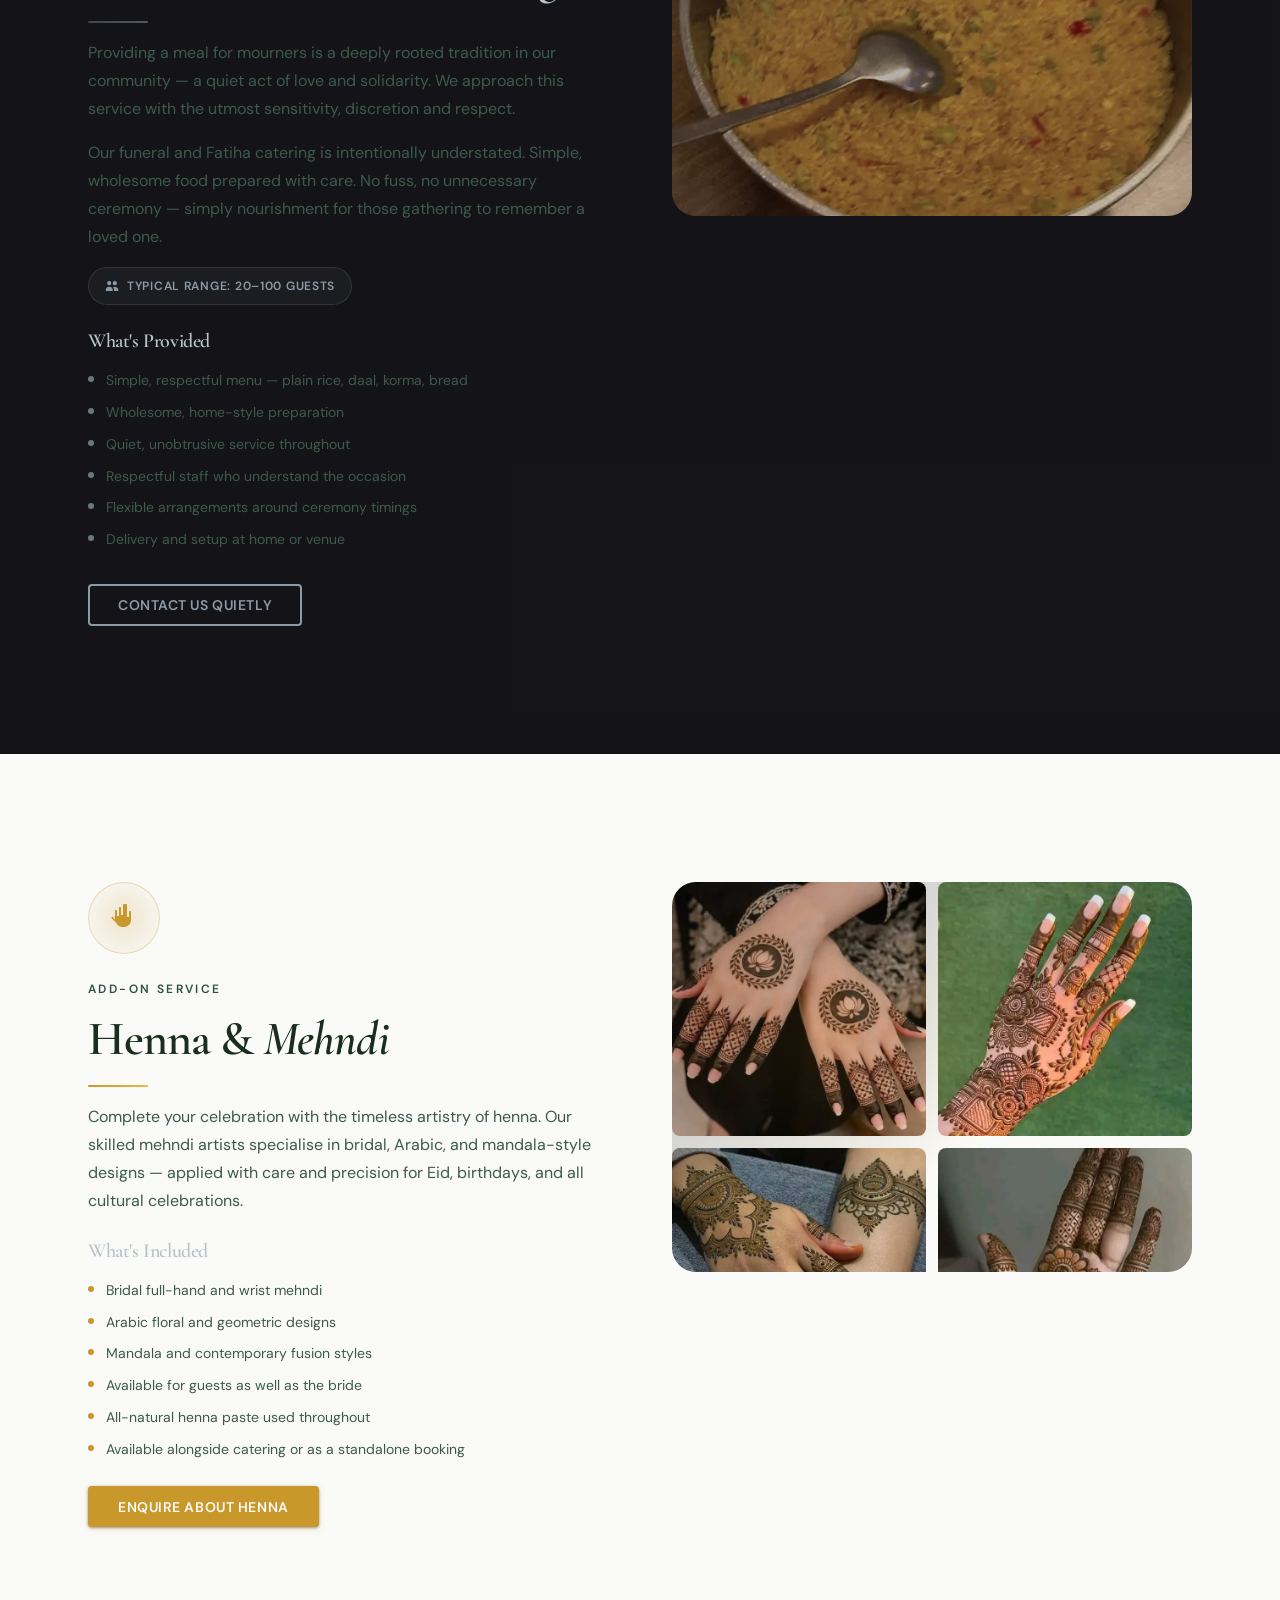
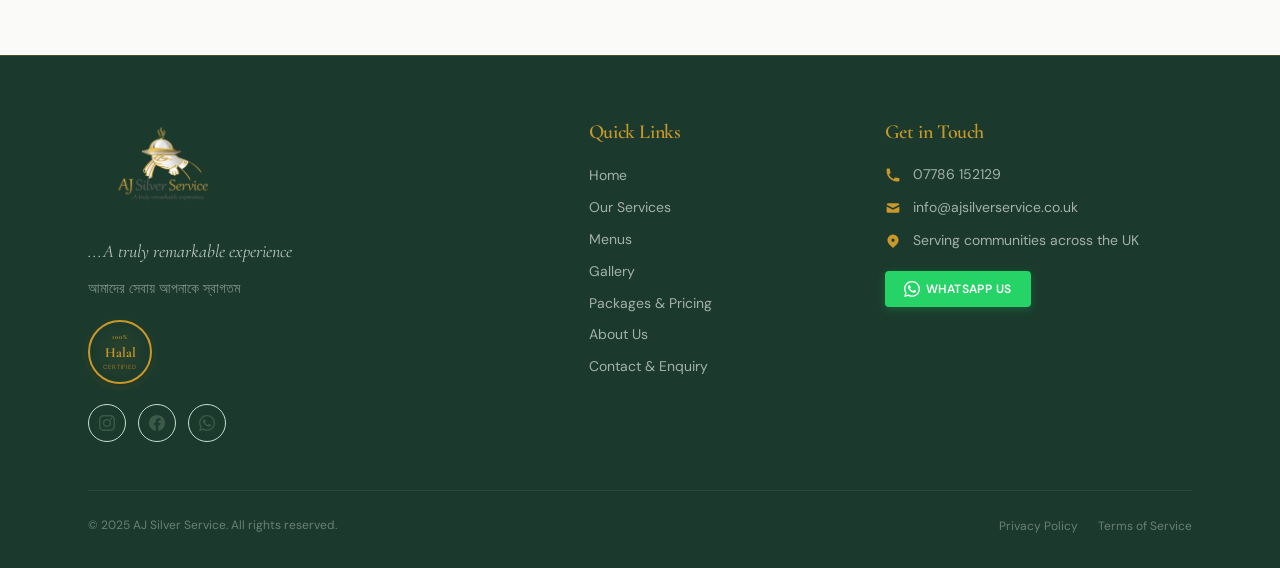
<file: services.html>
<!DOCTYPE html>
<html lang="en">
<head>
  <meta charset="UTF-8" />
  <meta name="viewport" content="width=device-width, initial-scale=1.0" />
  <title>Our Services — AJ Silver Service | Halal Catering for Every Occasion</title>
  <meta name="description" content="AJ Silver Service offers halal Bengali catering for Eid, birthdays, corporate events, family gatherings, taal supply, funeral Fatiha and henna. Authentic flavours, professional service." />
  <meta name="keywords" content="Bengali caterer UK, halal catering, taal service, Eid catering, funeral catering, Fatiha catering, corporate catering, birthday catering, henna mehndi London" />
  <meta property="og:title" content="Our Services — AJ Silver Service" />
  <meta property="og:description" content="Halal Bengali catering for every occasion — Eid, birthdays, corporate, family, taal supply, funeral Fatiha and henna." />
  <meta property="og:type" content="website" />

  <!-- Fonts -->
  <link rel="preconnect" href="https://fonts.googleapis.com" />
  <link rel="preconnect" href="https://fonts.gstatic.com" crossorigin />

  <!-- Stylesheets -->
  <link rel="stylesheet" href="assets/css/global.css" />
  <link rel="stylesheet" href="assets/css/components.css" />

  <style>
    /* ── SERVICES PAGE SPECIFIC ── */

    /* Page hero */
    .page-hero {
      background-color: var(--color-charcoal);
      position: relative;
      overflow: hidden;
      padding-block: var(--space-20);
      text-align: center;
    }

    .page-hero-bg {
      position: absolute;
      inset: 0;
      background:
        radial-gradient(ellipse 70% 80% at 50% 0%, rgba(201,152,42,0.08) 0%, transparent 55%),
        radial-gradient(ellipse 50% 60% at 80% 100%, rgba(168,178,188,0.04) 0%, transparent 50%);
      pointer-events: none;
    }

    .page-hero-pattern {
      position: absolute;
      inset: 0;
      background-image: url("data:image/svg+xml,%3Csvg width='80' height='80' viewBox='0 0 80 80' xmlns='http://www.w3.org/2000/svg'%3E%3Cg fill='none'%3E%3Cg stroke='%23C9982A' stroke-opacity='0.04' stroke-width='0.5'%3E%3Crect x='10' y='10' width='60' height='60'/%3E%3Crect x='20' y='20' width='40' height='40'/%3E%3Cline x1='40' y1='0' x2='40' y2='80'/%3E%3Cline x1='0' y1='40' x2='80' y2='40'/%3E%3Ccircle cx='40' cy='40' r='15'/%3E%3Ccircle cx='40' cy='40' r='25'/%3E%3C/g%3E%3C/g%3E%3C/svg%3E");
      pointer-events: none;
      opacity: 0.6;
    }

    .page-hero-content {
      position: relative;
      z-index: 2;
    }

    .page-hero h1 {
      font-family: var(--font-display);
      font-size: clamp(var(--text-4xl), 6vw, var(--text-7xl));
      font-weight: 600;
      letter-spacing: -0.03em;
      color: var(--color-text);
      margin-bottom: var(--space-4);
    }

    .page-hero h1 em {
      font-style: italic;
      color: var(--color-gold);
    }

    .page-hero p {
      font-size: var(--text-lg);
      color: var(--color-text-muted);
      max-width: 560px;
      margin-inline: auto;
    }

    /* Service nav anchors */
    .service-nav {
      background-color: var(--color-charcoal-mid);
      border-bottom: 1px solid rgba(201,152,42,0.1);
      padding-block: var(--space-3);
      position: sticky;
      top: var(--nav-height);
      z-index: 100;
      overflow-x: auto;
    }

    .service-nav-inner {
      display: flex;
      align-items: center;
      gap: var(--space-2);
      min-width: max-content;
    }

    .service-nav a {
      font-size: var(--text-xs);
      font-weight: 600;
      letter-spacing: 0.08em;
      text-transform: uppercase;
      color: var(--color-text-muted);
      padding: var(--space-2) var(--space-4);
      border-radius: var(--radius-full);
      border: 1px solid transparent;
      transition: color var(--transition-fast), border-color var(--transition-fast), background-color var(--transition-fast);
      white-space: nowrap;
    }

    .service-nav a:hover {
      color: var(--color-gold);
      border-color: rgba(201,152,42,0.3);
      background-color: rgba(201,152,42,0.06);
    }

    .service-nav a.funeral-nav-link {
      color: var(--color-silver-dark);
    }

    .service-nav a.funeral-nav-link:hover {
      color: var(--color-silver);
      border-color: rgba(168,178,188,0.3);
      background-color: rgba(168,178,188,0.06);
    }

    /* Section backgrounds */
    .bg-dark { background-color: var(--color-charcoal); }
    .bg-mid  { background-color: var(--color-charcoal-mid); }

    /* Service section layout */
    .service-section {
      padding-block: var(--space-20);
      scroll-margin-top: calc(var(--nav-height) + 52px);
    }

    @media (min-width: 768px) {
      .service-section { padding-block: var(--space-32); }
    }

    .service-layout {
      display: grid;
      grid-template-columns: 1fr;
      gap: var(--space-12);
    }

    @media (min-width: 900px) {
      .service-layout {
        grid-template-columns: 1fr 1fr;
        align-items: start;
        gap: var(--space-16);
      }
    }

    .service-layout.reverse {
      direction: rtl;
    }

    .service-layout.reverse > * {
      direction: ltr;
    }

    /* Service icon */
    .service-big-icon {
      display: flex;
      align-items: center;
      justify-content: center;
      width: 72px;
      height: 72px;
      border-radius: var(--radius-full);
      background: radial-gradient(circle, rgba(201,152,42,0.2) 0%, rgba(201,152,42,0.06) 70%);
      border: 1px solid rgba(201,152,42,0.3);
      margin-bottom: var(--space-5);
    }

    .service-big-icon svg {
      width: 32px;
      height: 32px;
      fill: var(--color-gold);
    }

    /* Includes list */
    .includes-list {
      list-style: none;
      display: flex;
      flex-direction: column;
      gap: var(--space-2);
      margin-top: var(--space-4);
      margin-bottom: var(--space-6);
    }

    .includes-list li {
      display: flex;
      align-items: flex-start;
      gap: var(--space-3);
      font-size: var(--text-sm);
      color: var(--color-text-muted);
    }

    .includes-list li::before {
      content: '';
      display: block;
      width: 6px;
      height: 6px;
      border-radius: var(--radius-full);
      background-color: var(--color-gold);
      flex-shrink: 0;
      margin-top: 7px;
    }

    /* Guest range badge */
    .guest-range {
      display: inline-flex;
      align-items: center;
      gap: var(--space-2);
      background-color: rgba(201,152,42,0.08);
      border: 1px solid rgba(201,152,42,0.2);
      border-radius: var(--radius-full);
      padding: var(--space-2) var(--space-4);
      font-size: var(--text-xs);
      font-weight: 600;
      letter-spacing: 0.06em;
      text-transform: uppercase;
      color: var(--color-gold);
      margin-bottom: var(--space-6);
    }

    .guest-range svg {
      width: 14px;
      height: 14px;
      fill: currentColor;
    }

    /* Visual panel (right side) */
    .service-visual {
      position: relative;
      border-radius: var(--radius-xl);
      overflow: hidden;
      aspect-ratio: 4/3;
    }

    .service-visual-inner {
      width: 100%;
      height: 100%;
      position: relative;
    }

    .service-visual-inner img {
      width: 100%;
      height: 100%;
      object-fit: cover;
    }

    .service-visual::after {
      content: '';
      position: absolute;
      inset: 0;
      background: linear-gradient(135deg, rgba(20,20,22,0.3) 0%, transparent 60%);
      border-radius: var(--radius-xl);
      pointer-events: none;
    }

    .service-visual-glow {
      position: absolute;
      inset: 0;
      background: radial-gradient(ellipse 70% 70% at 30% 40%, rgba(201,152,42,0.12) 0%, transparent 60%);
      border-radius: var(--radius-xl);
      pointer-events: none;
      z-index: 1;
    }

    .service-visual-pattern {
      width: 100%;
      height: 100%;
      background:
        radial-gradient(ellipse 80% 60% at 60% 40%, rgba(201,152,42,0.15) 0%, transparent 60%),
        radial-gradient(ellipse 50% 70% at 20% 80%, rgba(168,178,188,0.06) 0%, transparent 50%);
      background-color: var(--color-charcoal-lift);
      display: flex;
      align-items: center;
      justify-content: center;
    }

    .service-visual-pattern svg {
      width: 80px;
      height: 80px;
      fill: none;
      stroke: rgba(201,152,42,0.25);
      stroke-width: 1;
    }

    .visual-ornament {
      position: absolute;
      top: var(--space-5);
      right: var(--space-5);
      z-index: 2;
      background-color: rgba(20,20,22,0.85);
      border: 1px solid rgba(201,152,42,0.3);
      border-radius: var(--radius-md);
      padding: var(--space-3) var(--space-4);
      backdrop-filter: blur(8px);
    }

    .visual-ornament-label {
      font-size: var(--text-xs);
      font-weight: 600;
      letter-spacing: 0.12em;
      text-transform: uppercase;
      color: var(--color-gold);
    }

    /* ── FUNERAL SECTION — Tonally distinct ── */
    .funeral-divider {
      border: none;
      border-top: 1px solid rgba(168,178,188,0.15);
      margin: 0;
    }

    .funeral-section {
      background-color: rgba(16,16,20,0.98);
      padding-block: var(--space-20);
      scroll-margin-top: calc(var(--nav-height) + 52px);
    }

    @media (min-width: 768px) {
      .funeral-section { padding-block: var(--space-32); }
    }

    .funeral-notice {
      background-color: rgba(168,178,188,0.05);
      border: 1px solid rgba(168,178,188,0.12);
      border-left: 3px solid rgba(168,178,188,0.3);
      border-radius: var(--radius-md);
      padding: var(--space-5) var(--space-6);
      margin-bottom: var(--space-8);
    }

    .funeral-notice p {
      font-family: var(--font-display);
      font-style: italic;
      font-size: var(--text-lg);
      color: var(--color-silver);
      line-height: 1.8;
      margin: 0;
    }

    /* Funeral icon — silver, no gold */
    .funeral-icon {
      display: flex;
      align-items: center;
      justify-content: center;
      width: 64px;
      height: 64px;
      border-radius: var(--radius-full);
      background: radial-gradient(circle, rgba(168,178,188,0.1) 0%, transparent 70%);
      border: 1px solid rgba(168,178,188,0.2);
      margin-bottom: var(--space-5);
    }

    .funeral-icon svg {
      width: 28px;
      height: 28px;
      fill: var(--color-silver);
    }

    /* Funeral includes list — silver dots */
    .funeral-includes li::before {
      background-color: var(--color-silver-dark);
    }

    /* Funeral guest range — silver */
    .funeral-guest-range {
      display: inline-flex;
      align-items: center;
      gap: var(--space-2);
      background-color: rgba(168,178,188,0.06);
      border: 1px solid rgba(168,178,188,0.15);
      border-radius: var(--radius-full);
      padding: var(--space-2) var(--space-4);
      font-size: var(--text-xs);
      font-weight: 600;
      letter-spacing: 0.06em;
      text-transform: uppercase;
      color: var(--color-silver);
      margin-bottom: var(--space-6);
    }

    .funeral-guest-range svg {
      width: 14px;
      height: 14px;
      fill: currentColor;
    }

    /* Funeral service heading — silver */
    .funeral-section-label {
      display: inline-block;
      font-family: var(--font-body);
      font-size: var(--text-xs);
      font-weight: 600;
      letter-spacing: 0.2em;
      text-transform: uppercase;
      color: var(--color-silver-dark);
      margin-bottom: var(--space-3);
    }

    .funeral-section-title {
      font-family: var(--font-display);
      color: var(--color-silver-light);
      margin-bottom: var(--space-4);
    }

    .funeral-visual-pattern {
      width: 100%;
      height: 100%;
      background:
        radial-gradient(ellipse 60% 60% at 50% 50%, rgba(168,178,188,0.08) 0%, transparent 60%);
      background-color: rgba(24,24,30,0.9);
      display: flex;
      align-items: center;
      justify-content: center;
    }

    /* Responsive grid */
    .grid-3 {
      display: grid;
      grid-template-columns: 1fr;
      gap: var(--space-5);
    }

    @media (min-width: 640px) {
      .grid-3 { grid-template-columns: 1fr 1fr; }
    }

    @media (min-width: 900px) {
      .grid-3 { grid-template-columns: 1fr 1fr 1fr; }
    }
  </style>
</head>
<body>

  <!-- ═══ HEADER ═══ -->
  <header class="site-header" role="banner">
    <div class="container">
      <div class="header-inner">

        <!-- Logo -->
        <a href="index.html" class="header-logo" aria-label="AJ Silver Service — Home">
          <img src="assets/images/AJ_Silver_Service_logo_design-removebg-preview.png" alt="AJ Silver Service logo" />
        </a>

        <!-- Desktop phone -->

        <!-- Main nav -->
        <nav class="main-nav" aria-label="Primary navigation">
          <a href="index.html">Home</a>
          <a href="services.html" class="active">Services</a>
          <a href="menus.html">Menus</a>
          <a href="gallery.html">Gallery</a>
          <a href="packages.html">Packages</a>
          <a href="about.html">About</a>
          <a href="contact.html">Contact</a>
        </nav>

        <div class="header-right">
          <a href="contact.html" class="btn btn-primary btn-sm">Get a Quote</a>
          <button class="hamburger" aria-label="Toggle navigation menu" aria-expanded="false" aria-controls="mobile-nav">
            <span></span><span></span><span></span>
          </button>
        </div>
      </div>
    </div>

    <!-- Mobile nav drawer -->
    <nav class="mobile-nav" id="mobile-nav" aria-label="Mobile navigation">
      <a href="index.html">Home</a>
      <a href="services.html" class="active">Services</a>
      <a href="menus.html">Menus</a>
      <a href="gallery.html">Gallery</a>
      <a href="packages.html">Packages</a>
      <a href="about.html">About</a>
      <a href="contact.html">Contact</a>
      <a href="tel:+447786152129" style="color: var(--color-silver);">07786 152129</a>
      <div class="mobile-cta">
        <a href="contact.html" class="btn btn-primary" style="width:100%">Get a Quote</a>
      </div>
    </nav>
  </header>

  <main id="main-content">

    <!-- ═══ PAGE HERO ═══ -->
    <section class="page-hero" aria-label="Services hero">
      <img src="assets/images/private-dining-table-setup-catering-london.webp" alt="AJ Silver Service private catering table fully laid with South Asian dishes for a London event" loading="eager" width="684" height="794" style="position:absolute;inset:0;width:100%;height:100%;object-fit:cover;z-index:0;opacity:0.18;" aria-hidden="true" />
      <div class="page-hero-bg" aria-hidden="true"></div>
      <div class="page-hero-pattern" aria-hidden="true"></div>
      <div class="container page-hero-content">
        <span class="section-label">What We Offer</span>
        <h1>Services for <em>Every Occasion</em></h1>
        <span class="gold-rule-short" style="margin-inline:auto; margin-block: var(--space-4);"></span>
        <p>From grand Eid feasts to quiet moments of remembrance — we bring authentic, halal Bengali cuisine to every gathering with care and professionalism.</p>
      </div>
    </section>

    <!-- ═══ SERVICE QUICK-NAV ═══ -->
    <nav class="service-nav" aria-label="Jump to service">
      <div class="container">
        <div class="service-nav-inner">
          <a href="#eid">Eid &amp; Religious</a>
          <a href="#birthdays">Birthdays</a>
          <a href="#corporate">Corporate</a>
          <a href="#family">Family Events</a>
          <a href="#taals">Taal Service</a>
          <a href="#funeral" class="funeral-nav-link">Funeral &amp; Fatiha</a>
          <a href="#henna">Henna &amp; Mehndi</a>
        </div>
      </div>
    </nav>

    <!-- ═══════════════════════════════════════════
         SECTION 1 — EID & RELIGIOUS
         ═══════════════════════════════════════════ -->
    <section id="eid" class="service-section bg-mid" aria-labelledby="eid-heading">
      <div class="container">
        <div class="service-layout reverse">

          <!-- Visual -->
          <div class="service-visual" aria-hidden="true">
            <div class="service-visual-inner">
              <img src="assets/images/asian-private-dinner-catering-spread-london.webp" alt="Eid catering spread with rice, curries and fried dishes on white crockery by AJ Silver Service London" loading="lazy" width="600" height="600" />
            </div>
            <div class="service-visual-glow"></div>
            <div class="visual-ornament">
              <div class="visual-ornament-label">Eid Mubarak</div>
            </div>
          </div>

          <!-- Content -->
          <div>
            <div class="service-big-icon" aria-hidden="true">
              <!-- Crescent / star -->
              <svg viewBox="0 0 32 32"><path d="M16 4a12 12 0 100 24A12 12 0 0016 4zm0 2a10 10 0 018.66 15A10 10 0 018 10a9.97 9.97 0 018-4z"/><path d="M20 10l1.5 2.5L24 11l-1.5 2.5L24 16l-2.5-1L20 17.5l-1-2.5L16 16l1.5-2.5L16 11l2.5 1L20 10z"/></svg>
            </div>
            <span class="section-label">Religious Gatherings</span>
            <h2 class="section-title" id="eid-heading">Eid &amp; <span>Religious Gatherings</span></h2>
            <span class="gold-rule-short"></span>
            <p style="margin-bottom: var(--space-4);">
              Eid is a time of joy, community and thanksgiving. Whether you are hosting an Eid gathering at a mosque, community hall or in your home, we bring the warmth of a traditional spread to share with those you love.
            </p>
            <p>
              We are experienced in catering for large community events where efficiency, cleanliness and communal serving are essential. Every dish is prepared with the same care as a family meal, served in the spirit of sharing.
            </p>

            <div class="guest-range" aria-label="Typical guest range">
              <svg viewBox="0 0 20 20" aria-hidden="true"><path d="M9 6a3 3 0 11-6 0 3 3 0 016 0zM17 6a3 3 0 11-6 0 3 3 0 016 0zM12.93 17c.046-.327.07-.66.07-1a6.97 6.97 0 00-1.5-4.33A5 5 0 0119 16v1h-6.07zM6 11a5 5 0 015 5v1H1v-1a5 5 0 015-5z"/></svg>
              Typical range: 30–300 guests
            </div>

            <h3 style="font-size: var(--text-xl); color: var(--color-text); margin-bottom: var(--space-2);">What's Included</h3>
            <ul class="includes-list" aria-label="Eid catering inclusions">
              <li>Traditional Eid spreads with seasonal specialities</li>
              <li>Communal serving arrangements — buffet and platter style</li>
              <li>Full halal-certified menu selection</li>
              <li>Rice, breads and traditional condiments</li>
              <li>Desserts and sweet treats</li>
              <li>Setup and full teardown service</li>
            </ul>

            <a href="contact.html?event=eid" class="btn btn-primary">Enquire About This Event</a>
          </div>

        </div>
      </div>
    </section>


    <!-- ═══════════════════════════════════════════
         SECTION 3 — BIRTHDAYS & MILESTONES
         ═══════════════════════════════════════════ -->
    <section id="birthdays" class="service-section bg-dark" aria-labelledby="birthdays-heading">
      <div class="container">
        <div class="service-layout">

          <!-- Content -->
          <div>
            <div class="service-big-icon" aria-hidden="true">
              <!-- Celebration / cake icon -->
              <svg viewBox="0 0 32 32"><path d="M16 4c-1.1 0-2 .9-2 2s.9 2 2 2 2-.9 2-2-.9-2-2-2zm-6 4c-1.1 0-2 .9-2 2s.9 2 2 2 2-.9 2-2-.9-2-2-2zm12 0c-1.1 0-2 .9-2 2s.9 2 2 2 2-.9 2-2-.9-2-2-2zM6 14v12h20V14H6zm2 2h16v8H8v-8zm3 2v4h2v-4h-2zm4 0v4h2v-4h-2zm4 0v4h2v-4h-2z"/></svg>
            </div>
            <span class="section-label">Celebrations</span>
            <h2 class="section-title" id="birthdays-heading">Birthday &amp; <span>Milestone Parties</span></h2>
            <span class="gold-rule-short"></span>
            <p style="margin-bottom: var(--space-4);">
              Every birthday deserves a feast. Whether it is a child's first birthday, a teenager's party, a milestone 40th or a proud 70th — we tailor our catering to make every age group feel celebrated.
            </p>
            <p>
              Our flexible menu approach means you choose what your guests will love. We accommodate dietary needs — vegetarian, vegan, nut-free and more — so everyone at the table feels included and well fed.
            </p>

            <div class="guest-range" aria-label="Typical guest range">
              <svg viewBox="0 0 20 20" aria-hidden="true"><path d="M9 6a3 3 0 11-6 0 3 3 0 016 0zM17 6a3 3 0 11-6 0 3 3 0 016 0zM12.93 17c.046-.327.07-.66.07-1a6.97 6.97 0 00-1.5-4.33A5 5 0 0119 16v1h-6.07zM6 11a5 5 0 015 5v1H1v-1a5 5 0 015-5z"/></svg>
              Typical range: 20–150 guests
            </div>

            <h3 style="font-size: var(--text-xl); color: var(--color-text); margin-bottom: var(--space-2);">What's Included</h3>
            <ul class="includes-list" aria-label="Birthday catering inclusions">
              <li>Fully customisable menus — mix and match from our full range</li>
              <li>Starters, mains, sides and desserts</li>
              <li>Dedicated cake table setup and presentation</li>
              <li>Dietary accommodations — vegetarian, vegan, nut-free</li>
              <li>Child-friendly dish options available</li>
              <li>Serving staff and full equipment provided</li>
            </ul>

            <a href="contact.html?event=birthday" class="btn btn-primary">Enquire About This Event</a>
          </div>

          <!-- Visual -->
          <div class="service-visual" aria-hidden="true">
            <div class="service-visual-inner">
              <img src="assets/images/luxury-afternoon-tea-catering-london.webp" alt="Birthday catering spread with afternoon tea, cakes and floral arrangement by AJ Silver Service London" loading="lazy" width="683" height="561" />
            </div>
            <div class="service-visual-glow"></div>
            <div class="visual-ornament">
              <div class="visual-ornament-label">Every Age</div>
            </div>
          </div>

        </div>
      </div>
    </section>


    <!-- ═══════════════════════════════════════════
         SECTION 4 — CORPORATE EVENTS
         ═══════════════════════════════════════════ -->
    <section id="corporate" class="service-section bg-mid" aria-labelledby="corporate-heading">
      <div class="container">
        <div class="service-layout reverse">

          <!-- Visual -->
          <div class="service-visual" aria-hidden="true">
            <div class="service-visual-inner">
              <img src="assets/images/event-catering-dessert-buffet-london.webp" alt="Corporate catering buffet with portioned desserts and pastries prepared by AJ Silver Service London" loading="lazy" width="600" height="600" />
            </div>
            <div class="service-visual-glow"></div>
            <div class="visual-ornament">
              <div class="visual-ornament-label">Professional Service</div>
            </div>
          </div>

          <!-- Content -->
          <div>
            <div class="service-big-icon" aria-hidden="true">
              <!-- Briefcase / building icon -->
              <svg viewBox="0 0 32 32"><path d="M12 6V4h8v2h-8zM4 8h24v20H4V8zm2 2v16h20V10H6zm10 4a2 2 0 100 4 2 2 0 000-4z"/></svg>
            </div>
            <span class="section-label">Professional Catering</span>
            <h2 class="section-title" id="corporate-heading">Corporate <span>Events</span></h2>
            <span class="gold-rule-short"></span>
            <p style="margin-bottom: var(--space-4);">
              First impressions matter. Our corporate catering service delivers the same quality and flavour our family clients love, presented with the clean, professional aesthetic your business events demand.
            </p>
            <p>
              We work with offices, conference venues and event spaces to provide buffet or plated service that impresses clients, rewards teams and elevates any business occasion. Dietary labels, professional staff uniform and punctual delivery are all standard.
            </p>

            <div class="guest-range" aria-label="Typical guest range">
              <svg viewBox="0 0 20 20" aria-hidden="true"><path d="M9 6a3 3 0 11-6 0 3 3 0 016 0zM17 6a3 3 0 11-6 0 3 3 0 016 0zM12.93 17c.046-.327.07-.66.07-1a6.97 6.97 0 00-1.5-4.33A5 5 0 0119 16v1h-6.07zM6 11a5 5 0 015 5v1H1v-1a5 5 0 015-5z"/></svg>
              Typical range: 20–200 guests
            </div>

            <h3 style="font-size: var(--text-xl); color: var(--color-text); margin-bottom: var(--space-2);">What's Included</h3>
            <ul class="includes-list" aria-label="Corporate catering inclusions">
              <li>Buffet or plated service — your choice of format</li>
              <li>Clean, professional presentation and arrangement</li>
              <li>Dietary labelling for all dishes</li>
              <li>Vegetarian, vegan and allergen-aware options</li>
              <li>Professional staff in smart attire</li>
              <li>Punctual setup and discreet service throughout</li>
            </ul>

            <a href="contact.html?event=corporate" class="btn btn-primary">Enquire About This Event</a>
          </div>

        </div>
      </div>
    </section>


    <!-- ═══════════════════════════════════════════
         SECTION 5 — PERSONAL & FAMILY EVENTS
         ═══════════════════════════════════════════ -->
    <section id="family" class="service-section bg-dark" aria-labelledby="family-heading">
      <div class="container">
        <div class="service-layout">

          <!-- Content -->
          <div>
            <div class="service-big-icon" aria-hidden="true">
              <!-- Home / family icon -->
              <svg viewBox="0 0 32 32"><path d="M16 3L3 14h3v15h7v-8h6v8h7V14h3L16 3zm0 3.2L26 15v12h-5v-8h-10v8H6V15L16 6.2z"/></svg>
            </div>
            <span class="section-label">Intimate Gatherings</span>
            <h2 class="section-title" id="family-heading">Personal &amp; <span>Family Events</span></h2>
            <span class="gold-rule-short"></span>
            <p style="margin-bottom: var(--space-4);">
              Not every occasion calls for a banquet hall. Sometimes the most meaningful meals happen at home, surrounded by the people who matter most. Our personal and family catering service is designed for exactly these moments.
            </p>
            <p>
              We offer a bespoke consultation to understand your occasion, your family's tastes and any dietary needs. Whether it is a walima, an aqeeqa, a graduation dinner or simply a gathering of those you love — we bring the full dawat experience to your venue or home.
            </p>

            <div class="guest-range" aria-label="Typical guest range">
              <svg viewBox="0 0 20 20" aria-hidden="true"><path d="M9 6a3 3 0 11-6 0 3 3 0 016 0zM17 6a3 3 0 11-6 0 3 3 0 016 0zM12.93 17c.046-.327.07-.66.07-1a6.97 6.97 0 00-1.5-4.33A5 5 0 0119 16v1h-6.07zM6 11a5 5 0 015 5v1H1v-1a5 5 0 015-5z"/></svg>
              Typical range: 10–80 guests
            </div>

            <h3 style="font-size: var(--text-xl); color: var(--color-text); margin-bottom: var(--space-2);">What's Included</h3>
            <ul class="includes-list" aria-label="Family event catering inclusions">
              <li>Personalised menu consultation — we build your menu around your family</li>
              <li>Home delivery or venue setup — whichever suits you</li>
              <li>Full meal from starters through to dessert</li>
              <li>Dietary accommodations as standard</li>
              <li>Serving assistance available if required</li>
              <li>Flexible portion sizes and packaging options</li>
            </ul>

            <a href="contact.html?event=family" class="btn btn-primary">Enquire About This Event</a>
          </div>

          <!-- Visual -->
          <div class="service-visual" aria-hidden="true">
            <div class="service-visual-inner">
              <img src="assets/images/asian-private-dinner-catering-spread-london.webp" alt="Family home-style catering spread with multiple dishes on white crockery by AJ Silver Service London" loading="lazy" width="600" height="600" />
            </div>
            <div class="service-visual-glow"></div>
            <div class="visual-ornament">
              <div class="visual-ornament-label">Bespoke</div>
            </div>
          </div>

        </div>
      </div>
    </section>


    <!-- ═══════════════════════════════════════════
         SECTION — TAAL SERVICE
         ═══════════════════════════════════════════ -->
    <section id="taals" class="service-section bg-dark" aria-labelledby="taals-heading">
      <div class="container">
        <div class="service-layout reverse">

          <!-- Visual -->
          <div class="service-visual" aria-hidden="true">
            <div class="service-visual-inner">
              <img src="assets/images/biryani-large-catering-pot-london.webp" alt="Large catering pot of fragrant biryani rice and meat prepared for a London event by AJ Silver Service" loading="lazy" width="600" height="600" />
            </div>
            <div class="service-visual-glow"></div>
            <div class="visual-ornament">
              <div class="visual-ornament-label">Fresh &amp; Ready</div>
            </div>
          </div>

          <!-- Content -->
          <div>
            <div class="service-big-icon" aria-hidden="true">
              <!-- Pot / tray icon -->
              <svg viewBox="0 0 32 32"><path d="M6 10h20v2H6zm0 0c0-1.1.9-2 2-2h16a2 2 0 012 2M8 12v10a2 2 0 002 2h12a2 2 0 002-2V12M12 8V6m8 2V6"/></svg>
            </div>

            <span class="section-label">Bulk Curry Supply</span>
            <h2 id="taals-heading">Taal <em>Service</em></h2>
            <span class="gold-rule-short" style="margin-block: var(--space-4);"></span>

            <p style="margin-bottom: var(--space-4);">
              A taal is a traditional large communal tray — the cornerstone of South Asian hospitality at mosque gatherings, fatiha meals, community iftars, and home celebrations. Our Taal Service delivers freshly cooked curries, biryani, and rice in large catering-grade pots and trays, ready to serve at your venue or home.
            </p>
            <p>
              No fuss, no setup required. You tell us your numbers, we cook to order and deliver hot and ready to serve. Perfect when you need great food in quantity, without the full catering package.
            </p>

            <div class="guest-range" aria-label="Typical serving size">
              <svg viewBox="0 0 20 20" aria-hidden="true"><path d="M9 6a3 3 0 11-6 0 3 3 0 016 0zM17 6a3 3 0 11-6 0 3 3 0 016 0zM12.93 17c.046-.327.07-.66.07-1a6.97 6.97 0 00-1.5-4.33A5 5 0 0119 16v1h-6.07zM6 11a5 5 0 015 5v1H1v-1a5 5 0 015-5z"/></svg>
              Flexible portions — from small gatherings to large community events
            </div>

            <h3 style="font-size: var(--text-xl); color: var(--color-silver-light); margin-top: var(--space-6); margin-bottom: var(--space-2); font-family: var(--font-display);">What's Included</h3>
            <ul class="includes-list" aria-label="Taal service inclusions">
              <li>Choice of curry from our full menu — korma, bhuna, rezala, dal and more</li>
              <li>Fragrant Kacchi Biryani or plain basmati rice</li>
              <li>Fresh bread available on request — naan, paratha or roti</li>
              <li>Cooked fresh to order and delivered in large catering pots</li>
              <li>Ideal for mosque events, fatiha gatherings, community iftars and home dawats</li>
              <li>Minimum order applies — contact us to confirm availability</li>
            </ul>

            <a href="contact.html?event=taals" class="btn btn-primary">Enquire About Taals</a>
          </div>

        </div>
      </div>
    </section>


    <!-- ═══════════════════════════════════════════
         FUNERAL DIVIDER — Silver, no gold
         ═══════════════════════════════════════════ -->
    <hr class="funeral-divider" aria-hidden="true" />


    <!-- ═══════════════════════════════════════════
         SECTION 6 — FUNERAL & FATIHA
         Tonally distinct: silver/grey only, no gold
         ═══════════════════════════════════════════ -->
    <section id="funeral" class="funeral-section" aria-labelledby="funeral-heading">
      <div class="container">

        <!-- Sensitive notice -->
        <div class="funeral-notice" role="note">
          <p>We understand that in your time of grief, providing food for those who have come to pay their respects is an act of great honour. We are here to carry that responsibility quietly and respectfully, so that you and your family may focus on what matters most.</p>
        </div>

        <div class="service-layout">

          <!-- Content -->
          <div>
            <div class="funeral-icon" aria-hidden="true">
              <!-- Quiet / leaf / prayer hands icon -->
              <svg viewBox="0 0 32 32"><path d="M16 3C9.37 3 4 8.37 4 15c0 5.85 4 10.8 9.4 12.28L16 29l2.6-1.72C24 25.8 28 20.85 28 15 28 8.37 22.63 3 16 3zm0 2a10 10 0 110 20A10 10 0 0116 5zm-1 5v6l4 4-1.41 1.41L13 17.41V10h2z"/></svg>
            </div>
            <span class="funeral-section-label">Funeral Catering</span>
            <h2 class="funeral-section-title" id="funeral-heading">Funeral &amp; Fatiha Catering</h2>
            <span class="gold-rule-short" style="background: linear-gradient(90deg, var(--color-silver-dark), var(--color-silver)); opacity: 0.5;"></span>

            <p style="margin-bottom: var(--space-4); color: var(--color-text-muted);">
              Providing a meal for mourners is a deeply rooted tradition in our community — a quiet act of love and solidarity. We approach this service with the utmost sensitivity, discretion and respect.
            </p>
            <p style="margin-bottom: var(--space-4); color: var(--color-text-muted);">
              Our funeral and Fatiha catering is intentionally understated. Simple, wholesome food prepared with care. No fuss, no unnecessary ceremony — simply nourishment for those gathering to remember a loved one.
            </p>

            <div class="funeral-guest-range" aria-label="Typical guest range">
              <svg viewBox="0 0 20 20" aria-hidden="true"><path d="M9 6a3 3 0 11-6 0 3 3 0 016 0zM17 6a3 3 0 11-6 0 3 3 0 016 0zM12.93 17c.046-.327.07-.66.07-1a6.97 6.97 0 00-1.5-4.33A5 5 0 0119 16v1h-6.07zM6 11a5 5 0 015 5v1H1v-1a5 5 0 015-5z"/></svg>
              Typical range: 20–100 guests
            </div>

            <h3 style="font-size: var(--text-xl); color: var(--color-silver-light); margin-bottom: var(--space-2); font-family: var(--font-display);">What's Provided</h3>
            <ul class="includes-list funeral-includes" aria-label="Funeral catering inclusions">
              <li>Simple, respectful menu — plain rice, daal, korma, bread</li>
              <li>Wholesome, home-style preparation</li>
              <li>Quiet, unobtrusive service throughout</li>
              <li>Respectful staff who understand the occasion</li>
              <li>Flexible arrangements around ceremony timings</li>
              <li>Delivery and setup at home or venue</li>
            </ul>

            <a href="contact.html?event=funeral" class="btn btn-silver" style="margin-top: var(--space-2);">Contact Us Quietly</a>
          </div>

          <!-- Visual — subtle, no gold glow -->
          <div class="service-visual" aria-hidden="true">
            <div class="service-visual-inner">
              <img src="assets/images/spiced-rice-event-catering-london.webp" alt="Simple wholesome rice dish prepared respectfully for funeral or fatiha catering by AJ Silver Service London" loading="lazy" width="600" height="600" style="filter: grayscale(40%) brightness(0.85);" />
            </div>
          </div>

        </div>

      </div>
    </section>



    <!-- ═══════════════════════════════════════════
         SECTION 7 — HENNA & MEHNDI
         ═══════════════════════════════════════════ -->
    <section id="henna" class="service-section bg-dark" aria-labelledby="henna-heading">
      <div class="container">
        <div class="service-layout">

          <!-- Content -->
          <div>
            <div class="service-big-icon" aria-hidden="true">
              <!-- Hand / lotus icon -->
              <svg viewBox="0 0 32 32"><path d="M16 2c-.55 0-1 .45-1 1v10H13V6c0-.55-.45-1-1-1s-1 .45-1 1v8H9V9c0-.55-.45-1-1-1s-1 .45-1 1v8c0 .28.03.55.07.82L5.21 15c-.39-.39-1.02-.39-1.41 0s-.39 1.02 0 1.41l4.28 4.28C9.35 23.37 12.05 25 15 25h1c3.87 0 7-3.13 7-7v-8c0-.55-.45-1-1-1s-1 .45-1 1v5h-2V3c0-.55-.45-1-1-1z"/></svg>
            </div>

            <span class="section-label">Add-On Service</span>
            <h2 id="henna-heading">Henna &amp; <em>Mehndi</em></h2>
            <span class="gold-rule-short" style="margin-block: var(--space-4);"></span>

            <p>Complete your celebration with the timeless artistry of henna. Our skilled mehndi artists specialise in bridal, Arabic, and mandala-style designs — applied with care and precision for Eid, birthdays, and all cultural celebrations.</p>

            <h3 style="font-size: var(--text-xl); color: var(--color-silver-light); margin-top: var(--space-6); margin-bottom: var(--space-2); font-family: var(--font-display);">What's Included</h3>
            <ul class="includes-list" aria-label="Henna service inclusions">
              <li>Bridal full-hand and wrist mehndi</li>
              <li>Arabic floral and geometric designs</li>
              <li>Mandala and contemporary fusion styles</li>
              <li>Available for guests as well as the bride</li>
              <li>All-natural henna paste used throughout</li>
              <li>Available alongside catering or as a standalone booking</li>
            </ul>

            <a href="contact.html?event=henna" class="btn btn-primary">Enquire About Henna</a>
          </div>

          <!-- Visual — henna gallery mosaic -->
          <div class="service-visual" aria-hidden="true">
            <div style="display:grid;grid-template-columns:1fr 1fr;gap:var(--space-3);">
              <img src="assets/images/bridal-henna-lotus-design-london.webp" alt="Intricate bridal henna mehndi with lotus flower and geometric patterns on both hands at a London event" loading="lazy" width="400" height="400" style="width:100%;border-radius:var(--radius-md);object-fit:cover;aspect-ratio:1;" />
              <img src="assets/images/arabic-henna-floral-hand-design-london.webp" alt="Detailed Arabic-style floral henna mehndi design covering the back of the hand against a green background London" loading="lazy" width="400" height="400" style="width:100%;border-radius:var(--radius-md);object-fit:cover;aspect-ratio:1;" />
              <img src="assets/images/mehndi-wrist-cuff-henna-design-london.webp" alt="Ornate henna mehndi on hand and wrist with mandala cuff pattern applied at a London celebration" loading="lazy" width="400" height="400" style="width:100%;border-radius:var(--radius-md);object-fit:cover;aspect-ratio:1;" />
              <img src="assets/images/palm-henna-mandala-design-london.webp" alt="Intricate henna mandala with sunflower centrepiece covering the entire palm applied at a London celebration" loading="lazy" width="400" height="400" style="width:100%;border-radius:var(--radius-md);object-fit:cover;aspect-ratio:1;" />
            </div>
            <div class="service-visual-glow"></div>
          </div>

        </div>
      </div>
    </section>

  </main>


  <!-- ═══ FOOTER ═══ -->
  <footer class="site-footer" role="contentinfo">
    <div class="container">
      <div class="footer-grid">

        <!-- Brand column -->
        <div>
          <div class="footer-logo">
            <img src="assets/images/aj_silver_serv-nobg.png" alt="AJ Silver Service logo" />
          </div>
          <p class="footer-tagline">...A truly remarkable experience</p>
          <p class="footer-bangla">আমাদের সেবায় আপনাকে স্বাগতম</p>
          <div class="footer-halal">
            <div class="halal-badge" style="width:64px;height:64px;" aria-label="Halal certified">
              <span class="badge-top" style="font-size:7px;">100%</span>
              <span class="badge-main" style="font-size:14px;">Halal</span>
              <span class="badge-sub" style="font-size:6px;">Certified</span>
            </div>
          </div>
          <div class="footer-social" style="margin-top: var(--space-5);">
            <a href="[INSTAGRAM HANDLE]" target="_blank" rel="noopener noreferrer" aria-label="Follow us on Instagram">
              <svg viewBox="0 0 24 24"><path d="M12 2.163c3.204 0 3.584.012 4.85.07 3.252.148 4.771 1.691 4.919 4.919.058 1.265.069 1.645.069 4.849 0 3.205-.012 3.584-.069 4.849-.149 3.225-1.664 4.771-4.919 4.919-1.266.058-1.644.07-4.85.07-3.204 0-3.584-.012-4.849-.07-3.26-.149-4.771-1.699-4.919-4.92-.058-1.265-.07-1.644-.07-4.849 0-3.204.013-3.583.07-4.849.149-3.227 1.664-4.771 4.919-4.919 1.266-.057 1.645-.069 4.849-.069zM12 0C8.741 0 8.333.014 7.053.072 2.695.272.273 2.69.073 7.052.014 8.333 0 8.741 0 12c0 3.259.014 3.668.072 4.948.2 4.358 2.618 6.78 6.98 6.98C8.333 23.986 8.741 24 12 24c3.259 0 3.668-.014 4.948-.072 4.354-.2 6.782-2.618 6.979-6.98.059-1.28.073-1.689.073-4.948 0-3.259-.014-3.667-.072-4.947-.196-4.354-2.617-6.78-6.979-6.98C15.668.014 15.259 0 12 0zm0 5.838a6.162 6.162 0 100 12.324 6.162 6.162 0 000-12.324zM12 16a4 4 0 110-8 4 4 0 010 8zm6.406-11.845a1.44 1.44 0 100 2.881 1.44 1.44 0 000-2.881z"/></svg>
            </a>
            <a href="[FACEBOOK URL]" target="_blank" rel="noopener noreferrer" aria-label="Follow us on Facebook">
              <svg viewBox="0 0 24 24"><path d="M24 12.073c0-6.627-5.373-12-12-12s-12 5.373-12 12c0 5.99 4.388 10.954 10.125 11.854v-8.385H7.078v-3.47h3.047V9.43c0-3.007 1.792-4.669 4.533-4.669 1.312 0 2.686.235 2.686.235v2.953H15.83c-1.491 0-1.956.925-1.956 1.874v2.25h3.328l-.532 3.47h-2.796v8.385C19.612 23.027 24 18.062 24 12.073z"/></svg>
            </a>
            <a href="https://wa.me/447786152129" target="_blank" rel="noopener noreferrer" aria-label="Chat on WhatsApp">
              <svg viewBox="0 0 24 24"><path d="M17.472 14.382c-.297-.149-1.758-.867-2.03-.967-.273-.099-.471-.148-.67.15-.197.297-.767.966-.94 1.164-.173.199-.347.223-.644.075-.297-.15-1.255-.463-2.39-1.475-.883-.788-1.48-1.761-1.653-2.059-.173-.297-.018-.458.13-.606.134-.133.298-.347.446-.52.149-.174.198-.298.298-.497.099-.198.05-.371-.025-.52-.075-.149-.669-1.612-.916-2.207-.242-.579-.487-.5-.669-.51-.173-.008-.371-.01-.57-.01-.198 0-.52.074-.792.372-.272.297-1.04 1.016-1.04 2.479 0 1.462 1.065 2.875 1.213 3.074.149.198 2.096 3.2 5.077 4.487.709.306 1.262.489 1.694.625.712.227 1.36.195 1.871.118.571-.085 1.758-.719 2.006-1.413.248-.694.248-1.289.173-1.413-.074-.124-.272-.198-.57-.347m-5.421 7.403h-.004a9.87 9.87 0 01-5.031-1.378l-.361-.214-3.741.982.998-3.648-.235-.374a9.86 9.86 0 01-1.51-5.26c.001-5.45 4.436-9.884 9.888-9.884 2.64 0 5.122 1.03 6.988 2.898a9.825 9.825 0 012.893 6.994c-.003 5.45-4.437 9.884-9.885 9.884m8.413-18.297A11.815 11.815 0 0012.05 0C5.495 0 .16 5.335.157 11.892c0 2.096.547 4.142 1.588 5.945L.057 24l6.305-1.654a11.882 11.882 0 005.683 1.448h.005c6.554 0 11.89-5.335 11.893-11.893a11.821 11.821 0 00-3.48-8.413z"/></svg>
            </a>
          </div>
        </div>

        <!-- Quick links -->
        <div>
          <h3 class="footer-col-title">Quick Links</h3>
          <nav class="footer-links" aria-label="Footer navigation">
            <a href="index.html">Home</a>
            <a href="services.html">Our Services</a>
            <a href="menus.html">Menus</a>
            <a href="gallery.html">Gallery</a>
            <a href="packages.html">Packages &amp; Pricing</a>
            <a href="about.html">About Us</a>
            <a href="contact.html">Contact &amp; Enquiry</a>
          </nav>
        </div>

        <!-- Contact -->
        <div>
          <h3 class="footer-col-title">Get in Touch</h3>
          <div class="footer-contact-item">
            <svg viewBox="0 0 20 20" aria-hidden="true"><path d="M2 3a1 1 0 011-1h2.153a1 1 0 01.986.836l.74 4.435a1 1 0 01-.54 1.06l-1.548.773a11.037 11.037 0 006.105 6.105l.774-1.548a1 1 0 011.059-.54l4.435.74a1 1 0 01.836.986V17a1 1 0 01-1 1h-2C7.82 18 2 12.18 2 5V3z"/></svg>
            <span><a href="tel:+447786152129">07786 152129</a></span>
          </div>
          <div class="footer-contact-item">
            <svg viewBox="0 0 20 20" aria-hidden="true"><path d="M2.003 5.884L10 9.882l7.997-3.998A2 2 0 0016 4H4a2 2 0 00-1.997 1.884z"/><path d="M18 8.118l-8 4-8-4V14a2 2 0 002 2h12a2 2 0 002-2V8.118z"/></svg>
            <span><a href="mailto:info@ajsilverservice.co.uk">info@ajsilverservice.co.uk</a></span>
          </div>
          <div class="footer-contact-item">
            <svg viewBox="0 0 20 20" aria-hidden="true"><path fill-rule="evenodd" d="M5.05 4.05a7 7 0 119.9 9.9L10 18.9l-4.95-4.95a7 7 0 010-9.9zM10 11a2 2 0 100-4 2 2 0 000 4z" clip-rule="evenodd"/></svg>
            <span>Serving communities across the UK</span>
          </div>
          <div style="margin-top: var(--space-5);">
            <a href="https://wa.me/447786152129?text=Hello%2C%20I%27d%20like%20to%20enquire%20about%20catering%20for%20my%20event"
               class="btn btn-whatsapp btn-sm"
               target="_blank" rel="noopener noreferrer">
              <svg viewBox="0 0 24 24" aria-hidden="true" style="width:16px;height:16px;fill:currentColor"><path d="M17.472 14.382c-.297-.149-1.758-.867-2.03-.967-.273-.099-.471-.148-.67.15-.197.297-.767.966-.94 1.164-.173.199-.347.223-.644.075-.297-.15-1.255-.463-2.39-1.475-.883-.788-1.48-1.761-1.653-2.059-.173-.297-.018-.458.13-.606.134-.133.298-.347.446-.52.149-.174.198-.298.298-.497.099-.198.05-.371-.025-.52-.075-.149-.669-1.612-.916-2.207-.242-.579-.487-.5-.669-.51-.173-.008-.371-.01-.57-.01-.198 0-.52.074-.792.372-.272.297-1.04 1.016-1.04 2.479 0 1.462 1.065 2.875 1.213 3.074.149.198 2.096 3.2 5.077 4.487.709.306 1.262.489 1.694.625.712.227 1.36.195 1.871.118.571-.085 1.758-.719 2.006-1.413.248-.694.248-1.289.173-1.413-.074-.124-.272-.198-.57-.347m-5.421 7.403h-.004a9.87 9.87 0 01-5.031-1.378l-.361-.214-3.741.982.998-3.648-.235-.374a9.86 9.86 0 01-1.51-5.26c.001-5.45 4.436-9.884 9.888-9.884 2.64 0 5.122 1.03 6.988 2.898a9.825 9.825 0 012.893 6.994c-.003 5.45-4.437 9.884-9.885 9.884m8.413-18.297A11.815 11.815 0 0012.05 0C5.495 0 .16 5.335.157 11.892c0 2.096.547 4.142 1.588 5.945L.057 24l6.305-1.654a11.882 11.882 0 005.683 1.448h.005c6.554 0 11.89-5.335 11.893-11.893a11.821 11.821 0 00-3.48-8.413z"/></svg>
              WhatsApp Us
            </a>
          </div>
        </div>

      </div>

      <div class="footer-bottom">
        <p class="footer-copyright">&copy; 2025 AJ Silver Service. All rights reserved.</p>
        <div class="footer-legal">
          <a href="#">Privacy Policy</a>
          <a href="#">Terms of Service</a>
        </div>
      </div>
    </div>
  </footer>

  <!-- ═══ FLOATING WHATSAPP ═══ -->
  <a href="https://wa.me/447786152129?text=Hello%2C%20I%27d%20like%20to%20enquire%20about%20catering%20for%20my%20event"
     class="whatsapp-float"
     target="_blank"
     rel="noopener noreferrer"
     aria-label="Chat with us on WhatsApp">
    <svg viewBox="0 0 24 24" aria-hidden="true"><path d="M17.472 14.382c-.297-.149-1.758-.867-2.03-.967-.273-.099-.471-.148-.67.15-.197.297-.767.966-.94 1.164-.173.199-.347.223-.644.075-.297-.15-1.255-.463-2.39-1.475-.883-.788-1.48-1.761-1.653-2.059-.173-.297-.018-.458.13-.606.134-.133.298-.347.446-.52.149-.174.198-.298.298-.497.099-.198.05-.371-.025-.52-.075-.149-.669-1.612-.916-2.207-.242-.579-.487-.5-.669-.51-.173-.008-.371-.01-.57-.01-.198 0-.52.074-.792.372-.272.297-1.04 1.016-1.04 2.479 0 1.462 1.065 2.875 1.213 3.074.149.198 2.096 3.2 5.077 4.487.709.306 1.262.489 1.694.625.712.227 1.36.195 1.871.118.571-.085 1.758-.719 2.006-1.413.248-.694.248-1.289.173-1.413-.074-.124-.272-.198-.57-.347m-5.421 7.403h-.004a9.87 9.87 0 01-5.031-1.378l-.361-.214-3.741.982.998-3.648-.235-.374a9.86 9.86 0 01-1.51-5.26c.001-5.45 4.436-9.884 9.888-9.884 2.64 0 5.122 1.03 6.988 2.898a9.825 9.825 0 012.893 6.994c-.003 5.45-4.437 9.884-9.885 9.884m8.413-18.297A11.815 11.815 0 0012.05 0C5.495 0 .16 5.335.157 11.892c0 2.096.547 4.142 1.588 5.945L.057 24l6.305-1.654a11.882 11.882 0 005.683 1.448h.005c6.554 0 11.89-5.335 11.893-11.893a11.821 11.821 0 00-3.48-8.413z"/></svg>
  </a>

  <script src="assets/js/main.js"></script>
</body>
</html>
</file>
<file: assets/css/global.css>
/* ==========================================================
   AJ Silver Service — Global Stylesheet
   Design tokens, reset, typography, header, footer
   ========================================================== */

/* ── Google Fonts ── */
@import url('https://fonts.googleapis.com/css2?family=Cormorant+Garamond:ital,wght@0,300;0,400;0,500;0,600;0,700;1,300;1,400;1,600&family=DM+Sans:ital,opsz,wght@0,9..40,300;0,9..40,400;0,9..40,500;0,9..40,600;1,9..40,300&display=swap');

/* ── Design Tokens ── */
:root {
  /* Brand colours */
  --color-gold:          #C9982A;
  --color-gold-light:    #E8B84B;
  --color-gold-dark:     #9E7519;
  --color-gold-muted:    #C9982A22;
  --color-green:         #1B3A2D;
  --color-green-mid:     #2A5240;
  --color-green-light:   #D6E8DE;
  --color-green-muted:   #1B3A2D14;
  --color-silver:        #8C9AA8;
  --color-silver-light:  #B8C4CC;
  --color-silver-dark:   #6A7880;

  /* Light theme surfaces */
  --color-charcoal:      #FAFAF8;
  --color-charcoal-mid:  #EEF4EF;
  --color-charcoal-lift: #E2EEE4;
  --color-charcoal-card: #FFFFFF;
  --color-charcoal-border: #C8DDD0;

  /* Text */
  --color-text:          #1A2E1F;
  --color-text-muted:    #3D5A49;
  --color-text-subtle:   #6A8878;

  /* Semantic */
  --color-success:       #4CAF7D;
  --color-whatsapp:      #25D366;

  /* Typography */
  --font-display:        'Cormorant Garamond', Georgia, serif;
  --font-body:           'DM Sans', system-ui, sans-serif;

  /* Font sizes (fluid) */
  --text-xs:    0.75rem;
  --text-sm:    0.875rem;
  --text-base:  1rem;
  --text-lg:    1.125rem;
  --text-xl:    1.25rem;
  --text-2xl:   1.5rem;
  --text-3xl:   1.875rem;
  --text-4xl:   2.25rem;
  --text-5xl:   3rem;
  --text-6xl:   3.75rem;
  --text-7xl:   4.5rem;

  /* Spacing tokens */
  --space-1:  0.25rem;
  --space-2:  0.5rem;
  --space-3:  0.75rem;
  --space-4:  1rem;
  --space-5:  1.25rem;
  --space-6:  1.5rem;
  --space-8:  2rem;
  --space-10: 2.5rem;
  --space-12: 3rem;
  --space-16: 4rem;
  --space-20: 5rem;
  --space-24: 6rem;
  --space-32: 8rem;

  /* Radius */
  --radius-sm:   4px;
  --radius-md:   8px;
  --radius-lg:   16px;
  --radius-xl:   24px;
  --radius-full: 9999px;

  /* Shadows (layered, colour-tinted) */
  --shadow-gold-sm:  0 2px 8px rgba(201,152,42,0.15), 0 1px 3px rgba(0,0,0,0.4);
  --shadow-gold-md:  0 4px 20px rgba(201,152,42,0.2), 0 2px 8px rgba(0,0,0,0.5);
  --shadow-gold-lg:  0 8px 40px rgba(201,152,42,0.25), 0 4px 16px rgba(0,0,0,0.6);
  --shadow-card:     0 2px 16px rgba(0,0,0,0.4), 0 1px 4px rgba(0,0,0,0.3);
  --shadow-card-hover: 0 8px 32px rgba(0,0,0,0.5), 0 2px 8px rgba(201,152,42,0.2);

  /* Transitions */
  --transition-fast:   150ms cubic-bezier(0.4, 0, 0.2, 1);
  --transition-base:   250ms cubic-bezier(0.4, 0, 0.2, 1);
  --transition-spring: 350ms cubic-bezier(0.34, 1.56, 0.64, 1);

  /* Layout */
  --container-max:   1200px;
  --container-prose: 720px;
  --nav-height:      100px;
}

/* ── Reset ── */
*, *::before, *::after {
  box-sizing: border-box;
  margin: 0;
  padding: 0;
}

html {
  scroll-behavior: smooth;
  -webkit-text-size-adjust: 100%;
}

body {
  font-family: var(--font-body);
  font-size: var(--text-base);
  line-height: 1.7;
  color: var(--color-text);
  background-color: var(--color-charcoal);
  -webkit-font-smoothing: antialiased;
  -moz-osx-font-smoothing: grayscale;
}

img, video {
  max-width: 100%;
  height: auto;
  display: block;
}

a {
  color: inherit;
  text-decoration: none;
}

ul, ol {
  list-style: none;
}

button {
  cursor: pointer;
  border: none;
  background: none;
  font-family: inherit;
}

input, textarea, select {
  font-family: inherit;
}

/* ── Typography ── */
h1, h2, h3, h4, h5, h6 {
  font-family: var(--font-display);
  font-weight: 600;
  line-height: 1.2;
  letter-spacing: -0.02em;
  color: var(--color-text);
}

h1 { font-size: clamp(var(--text-4xl), 6vw, var(--text-7xl)); }
h2 { font-size: clamp(var(--text-3xl), 4vw, var(--text-5xl)); }
h3 { font-size: clamp(var(--text-2xl), 3vw, var(--text-4xl)); }
h4 { font-size: clamp(var(--text-xl), 2.5vw, var(--text-3xl)); }
h5 { font-size: var(--text-xl); }
h6 { font-size: var(--text-lg); }

p {
  color: var(--color-text-muted);
  line-height: 1.75;
}

strong { color: var(--color-text); font-weight: 600; }

/* ── Layout Utilities ── */
.container {
  width: 100%;
  max-width: var(--container-max);
  margin-inline: auto;
  padding-inline: var(--space-6);
}

@media (min-width: 768px) {
  .container { padding-inline: var(--space-8); }
}

@media (min-width: 1200px) {
  .container { padding-inline: var(--space-12); }
}

.section {
  padding-block: var(--space-20);
}

@media (min-width: 768px) {
  .section { padding-block: var(--space-32); }
}

/* Section heading block */
.section-label {
  display: inline-block;
  font-family: var(--font-body);
  font-size: var(--text-xs);
  font-weight: 600;
  letter-spacing: 0.2em;
  text-transform: uppercase;
  color: var(--color-green-mid);
  margin-bottom: var(--space-3);
}

.section-title {
  color: var(--color-text);
  margin-bottom: var(--space-4);
}

.section-title span {
  color: var(--color-gold);
}

.section-subtitle {
  font-size: var(--text-lg);
  color: var(--color-text-muted);
  max-width: 600px;
  line-height: 1.75;
}

.section-head {
  margin-bottom: var(--space-12);
}

.section-head.centered {
  text-align: center;
}

.section-head.centered .section-subtitle {
  margin-inline: auto;
}

/* ── Gold Divider ── */
.gold-rule {
  border: none;
  height: 1px;
  background: linear-gradient(90deg, transparent, var(--color-gold), transparent);
  margin-block: var(--space-12);
  opacity: 0.5;
}

.gold-rule-short {
  display: block;
  width: 60px;
  height: 2px;
  background: linear-gradient(90deg, var(--color-gold), var(--color-gold-light));
  border-radius: var(--radius-full);
  margin-block: var(--space-4);
}

.section-head.centered .gold-rule-short {
  margin-inline: auto;
}

/* ── Nakshi Kantha Pattern (SVG inline as data URI) ── */
.pattern-bg {
  position: relative;
}
.pattern-bg::before {
  content: '';
  position: absolute;
  inset: 0;
  background-image: url("data:image/svg+xml,%3Csvg width='60' height='60' viewBox='0 0 60 60' xmlns='http://www.w3.org/2000/svg'%3E%3Cg fill='none' fill-rule='evenodd'%3E%3Cg fill='%23C9982A' fill-opacity='0.05'%3E%3Cpath d='M30 0 L35 10 L30 5 L25 10 Z M30 60 L35 50 L30 55 L25 50 Z M0 30 L10 35 L5 30 L10 25 Z M60 30 L50 35 L55 30 L50 25 Z'/%3E%3Ccircle cx='30' cy='30' r='3'/%3E%3Ccircle cx='0' cy='0' r='2'/%3E%3Ccircle cx='60' cy='0' r='2'/%3E%3Ccircle cx='0' cy='60' r='2'/%3E%3Ccircle cx='60' cy='60' r='2'/%3E%3Cpath d='M15 15 L20 15 L20 20 L15 20 Z M40 15 L45 15 L45 20 L40 20 Z M15 40 L20 40 L20 45 L15 45 Z M40 40 L45 40 L45 45 L40 45 Z' opacity='0.5'/%3E%3C/g%3E%3C/g%3E%3C/svg%3E");
  pointer-events: none;
  z-index: 0;
}
.pattern-bg > * {
  position: relative;
  z-index: 1;
}

/* ── Grain texture overlay ── */
.grain-overlay::after {
  content: '';
  position: absolute;
  inset: 0;
  background-image: url("data:image/svg+xml,%3Csvg viewBox='0 0 256 256' xmlns='http://www.w3.org/2000/svg'%3E%3Cfilter id='noise'%3E%3CfeTurbulence type='fractalNoise' baseFrequency='0.9' numOctaves='4' stitchTiles='stitch'/%3E%3C/filter%3E%3Crect width='100%25' height='100%25' filter='url(%23noise)' opacity='0.03'/%3E%3C/svg%3E");
  pointer-events: none;
  z-index: 1;
}

/* ═══════════════════════════════════════════════
   HEADER / NAVBAR
   ═══════════════════════════════════════════════ */
.site-header {
  position: sticky;
  top: 0;
  z-index: 1000;
  height: var(--nav-height);
  overflow: visible;
  background-color: rgba(250, 250, 248, 0.96);
  backdrop-filter: blur(12px);
  -webkit-backdrop-filter: blur(12px);
  border-bottom: 1px solid rgba(201, 152, 42, 0.2);
  transition: background-color var(--transition-base), box-shadow var(--transition-base);
}

.site-header.scrolled {
  background-color: rgba(242, 245, 242, 0.98);
  box-shadow: 0 4px 24px rgba(26,46,31,0.1), 0 1px 0 rgba(201,152,42,0.15);
}

.header-inner {
  display: flex;
  align-items: center;
  justify-content: space-between;
  height: 100%;
  gap: var(--space-6);
}

/* Logo */
.header-logo {
  display: flex;
  align-items: center;
  height: 100%;
  gap: var(--space-3);
  flex-shrink: 0;
}

.header-logo img {
  /* Mobile: fits within header, no overflow */
  height: 70px;
  width: auto;
  max-width: 160px;
  transition: filter var(--transition-base);
}

/* Desktop: oversized logo centred over the header bar */
@media (min-width: 900px) {
  .header-logo img {
    height: 200px;
    max-width: none;
    margin-top: -50px;
    margin-bottom: -50px;
  }
}

.header-logo:hover img {
}


/* Main nav */
.main-nav {
  display: none;
  align-items: center;
  /* stretch overrides parent align-items:center so links fill full header height */
  align-self: stretch;
  gap: var(--space-1);
}

@media (min-width: 900px) {
  .main-nav { display: flex; }
}

.main-nav a {
  font-size: var(--text-sm);
  font-weight: 500;
  color: var(--color-text-muted);
  padding: var(--space-2) var(--space-3);
  border-radius: var(--radius-sm);
  transition: color var(--transition-fast), background-color var(--transition-fast);
  white-space: nowrap;
}

.main-nav a:hover,
.main-nav a.active {
  color: var(--color-green);
  background-color: var(--color-green-muted);
}

/* Header right: CTA + hamburger */
.header-right {
  display: flex;
  align-items: center;
  gap: var(--space-3);
}

/* Hamburger */
.hamburger {
  display: flex;
  flex-direction: column;
  justify-content: center;
  gap: 5px;
  width: 40px;
  height: 40px;
  padding: var(--space-2);
  border-radius: var(--radius-sm);
  transition: background-color var(--transition-fast);
}

@media (min-width: 900px) {
  .hamburger { display: none; }
}

.hamburger:hover {
  background-color: rgba(255,255,255,0.05);
}

.hamburger span {
  display: block;
  height: 2px;
  background-color: var(--color-silver-light);
  border-radius: var(--radius-full);
  transition: transform var(--transition-spring), opacity var(--transition-fast), width var(--transition-spring);
  transform-origin: center;
}

.hamburger span:nth-child(1) { width: 22px; }
.hamburger span:nth-child(2) { width: 16px; }
.hamburger span:nth-child(3) { width: 22px; }

.hamburger.open span:nth-child(1) {
  transform: translateY(7px) rotate(45deg);
  width: 22px;
}
.hamburger.open span:nth-child(2) {
  opacity: 0;
  transform: scaleX(0);
}
.hamburger.open span:nth-child(3) {
  transform: translateY(-7px) rotate(-45deg);
  width: 22px;
}

/* Mobile drawer */
.mobile-nav {
  display: none;
  position: fixed;
  top: var(--nav-height);
  left: 0;
  right: 0;
  background-color: rgba(250, 250, 248, 0.98);
  backdrop-filter: blur(12px);
  -webkit-backdrop-filter: blur(12px);
  border-bottom: 1px solid rgba(201, 152, 42, 0.2);
  padding: var(--space-4) var(--space-6) var(--space-8);
  z-index: 999;
  transform: translateY(-8px);
  opacity: 0;
  transition: transform var(--transition-spring), opacity var(--transition-base);
}

.mobile-nav.open {
  display: block;
  transform: translateY(0);
  opacity: 1;
}

.mobile-nav a {
  display: block;
  padding: var(--space-3) var(--space-2);
  font-size: var(--text-base);
  font-weight: 500;
  color: var(--color-text-muted);
  border-bottom: 1px solid rgba(255,255,255,0.05);
  transition: color var(--transition-fast), padding-left var(--transition-fast);
}

.mobile-nav a:hover,
.mobile-nav a.active {
  color: var(--color-gold);
  padding-left: var(--space-4);
}

.mobile-nav .mobile-cta {
  margin-top: var(--space-5);
  display: block;
  text-align: center;
}

/* ═══════════════════════════════════════════════
   FOOTER
   ═══════════════════════════════════════════════ */
.site-footer {
  background-color: #1B3A2D;
  border-top: 1px solid rgba(201, 152, 42, 0.25);
  padding-top: var(--space-16);
  padding-bottom: var(--space-8);
}

.footer-grid {
  display: grid;
  grid-template-columns: 1fr;
  gap: var(--space-10);
  margin-bottom: var(--space-12);
}

@media (min-width: 640px) {
  .footer-grid { grid-template-columns: 1fr 1fr; }
}

@media (min-width: 1024px) {
  .footer-grid { grid-template-columns: 1.8fr 1fr 1.2fr; }
}

.footer-logo img {
  height: 100px;
  width: auto;
  margin-bottom: var(--space-4);
}

.footer-tagline {
  font-family: var(--font-display);
  font-style: italic;
  font-size: var(--text-lg);
  color: rgba(255,255,255,0.7);
  margin-bottom: var(--space-2);
}

.footer-bangla {
  font-size: var(--text-sm);
  color: rgba(255,255,255,0.45);
  margin-bottom: var(--space-5);
}

.footer-social {
  display: flex;
  gap: var(--space-3);
  flex-wrap: wrap;
}

.footer-social a {
  display: flex;
  align-items: center;
  justify-content: center;
  width: 38px;
  height: 38px;
  border-radius: var(--radius-full);
  border: 1px solid var(--color-charcoal-border);
  color: var(--color-text-muted);
  transition: border-color var(--transition-fast), color var(--transition-fast), background-color var(--transition-fast), transform var(--transition-spring);
}

.footer-social a:hover {
  border-color: var(--color-gold);
  color: var(--color-gold);
  background-color: rgba(201, 152, 42, 0.1);
  transform: translateY(-2px);
}

.footer-social a svg {
  width: 16px;
  height: 16px;
  fill: currentColor;
}

.footer-col-title {
  font-family: var(--font-display);
  font-size: var(--text-xl);
  font-weight: 600;
  color: var(--color-gold);
  margin-bottom: var(--space-5);
}

.footer-links {
  display: flex;
  flex-direction: column;
  gap: var(--space-2);
}

.footer-links a {
  font-size: var(--text-sm);
  color: rgba(255,255,255,0.6);
  transition: color var(--transition-fast), transform var(--transition-fast);
  display: inline-flex;
  align-items: center;
  gap: var(--space-2);
}

.footer-links a:hover {
  color: var(--color-gold-light);
  transform: translateX(4px);
}

.footer-contact-item {
  display: flex;
  align-items: flex-start;
  gap: var(--space-3);
  margin-bottom: var(--space-3);
}

.footer-contact-item svg {
  width: 16px;
  height: 16px;
  fill: var(--color-gold);
  flex-shrink: 0;
  margin-top: 3px;
}

.footer-contact-item span {
  font-size: var(--text-sm);
  color: rgba(255,255,255,0.6);
  line-height: 1.5;
}

.footer-contact-item a {
  color: rgba(255,255,255,0.6);
  transition: color var(--transition-fast);
}

.footer-contact-item a:hover {
  color: var(--color-gold);
}

.footer-halal {
  margin-top: var(--space-5);
}

.footer-bottom {
  border-top: 1px solid rgba(255,255,255,0.06);
  padding-top: var(--space-6);
  display: flex;
  flex-direction: column;
  gap: var(--space-3);
  align-items: center;
  text-align: center;
}

@media (min-width: 640px) {
  .footer-bottom {
    flex-direction: row;
    justify-content: space-between;
    text-align: left;
  }
}

.footer-copyright {
  font-size: var(--text-xs);
  color: rgba(255,255,255,0.35);
}

.footer-legal {
  display: flex;
  gap: var(--space-5);
}

.footer-legal a {
  font-size: var(--text-xs);
  color: rgba(255,255,255,0.35);
  transition: color var(--transition-fast);
}

.footer-legal a:hover {
  color: var(--color-gold);
}

/* ═══════════════════════════════════════════════
   FLOATING WHATSAPP BUTTON
   ═══════════════════════════════════════════════ */
.whatsapp-float {
  position: fixed;
  bottom: var(--space-6);
  right: var(--space-6);
  z-index: 900;
  display: flex;
  align-items: center;
  justify-content: center;
  width: 56px;
  height: 56px;
  background-color: var(--color-whatsapp);
  border-radius: var(--radius-full);
  box-shadow: 0 4px 16px rgba(37, 211, 102, 0.4), 0 2px 8px rgba(0,0,0,0.3);
  transition: transform var(--transition-spring), box-shadow var(--transition-base);
  animation: wa-pulse 3s cubic-bezier(0.4, 0, 0.6, 1) infinite;
}

.whatsapp-float:hover {
  transform: scale(1.1) translateY(-2px);
  box-shadow: 0 8px 24px rgba(37, 211, 102, 0.5), 0 4px 12px rgba(0,0,0,0.4);
  animation: none;
}

.whatsapp-float:active {
  transform: scale(0.96);
}

.whatsapp-float svg {
  width: 28px;
  height: 28px;
  fill: white;
}

@keyframes wa-pulse {
  0%, 100% { box-shadow: 0 4px 16px rgba(37, 211, 102, 0.4), 0 2px 8px rgba(0,0,0,0.3); }
  50%       { box-shadow: 0 4px 24px rgba(37, 211, 102, 0.65), 0 0 0 8px rgba(37, 211, 102, 0.12); }
}

/* ── Accessibility ── */
*:focus-visible {
  outline: 2px solid var(--color-gold);
  outline-offset: 3px;
  border-radius: var(--radius-sm);
}

.sr-only {
  position: absolute;
  width: 1px;
  height: 1px;
  padding: 0;
  margin: -1px;
  overflow: hidden;
  clip: rect(0,0,0,0);
  white-space: nowrap;
  border: 0;
}

/* ── Utility ── */
.text-gold    { color: var(--color-gold); }
.text-silver  { color: var(--color-silver); }
.text-muted   { color: var(--color-text-muted); }
.text-center  { text-align: center; }
.italic       { font-style: italic; }
.display-font { font-family: var(--font-display); }
</file>
<file: assets/css/components.css>
/* ==========================================================
   AJ Silver Service — Components Stylesheet
   Buttons, cards, badges, forms, modular UI
   ========================================================== */

/* ═══════════════════════════════════════════════
   BUTTONS
   ═══════════════════════════════════════════════ */
.btn {
  display: inline-flex;
  align-items: center;
  justify-content: center;
  gap: 0.5em;
  font-family: var(--font-body);
  font-size: var(--text-sm);
  font-weight: 600;
  letter-spacing: 0.04em;
  text-transform: uppercase;
  padding: 0.85em 2em;
  border-radius: var(--radius-sm);
  border: 2px solid transparent;
  cursor: pointer;
  transition: transform var(--transition-spring),
              box-shadow var(--transition-base),
              background-color var(--transition-fast),
              color var(--transition-fast),
              border-color var(--transition-fast);
  white-space: nowrap;
  text-decoration: none;
  line-height: 1;
}

.btn:hover  { transform: translateY(-2px); }
.btn:active { transform: translateY(0) scale(0.98); }

/* Primary — gold filled */
.btn-primary {
  background-color: var(--color-gold);
  color: var(--color-charcoal);
  border-color: var(--color-gold);
  box-shadow: var(--shadow-gold-sm);
}

.btn-primary:hover {
  background-color: var(--color-gold-light);
  border-color: var(--color-gold-light);
  box-shadow: var(--shadow-gold-md);
}

.btn-primary:active {
  background-color: var(--color-gold-dark);
  border-color: var(--color-gold-dark);
}

.btn-primary:focus-visible {
  outline: 2px solid var(--color-gold-light);
  outline-offset: 3px;
}

/* Outline — gold bordered */
.btn-outline {
  background-color: transparent;
  color: var(--color-gold);
  border-color: var(--color-gold);
}

.btn-outline:hover {
  background-color: rgba(201, 152, 42, 0.1);
  box-shadow: var(--shadow-gold-sm);
}

.btn-outline:active {
  background-color: rgba(201, 152, 42, 0.2);
}

/* Ghost — subtle */
.btn-ghost {
  background-color: transparent;
  color: var(--color-text-muted);
  border-color: var(--color-charcoal-border);
}

.btn-ghost:hover {
  background-color: rgba(255,255,255,0.05);
  color: var(--color-text);
  border-color: rgba(255,255,255,0.2);
}

/* WhatsApp */
.btn-whatsapp {
  background-color: var(--color-whatsapp);
  color: white;
  border-color: var(--color-whatsapp);
  box-shadow: 0 2px 8px rgba(37,211,102,0.25);
}

.btn-whatsapp:hover {
  background-color: #1ebe5d;
  box-shadow: 0 4px 16px rgba(37,211,102,0.4);
}

.btn-whatsapp svg {
  width: 18px;
  height: 18px;
  fill: currentColor;
}

/* Silver outline */
.btn-silver {
  background-color: transparent;
  color: var(--color-silver);
  border-color: var(--color-silver);
}

.btn-silver:hover {
  background-color: rgba(168,178,188,0.1);
}

/* Sizes */
.btn-sm {
  font-size: var(--text-xs);
  padding: 0.65em 1.4em;
}

.btn-lg {
  font-size: var(--text-base);
  padding: 1em 2.5em;
}

/* ═══════════════════════════════════════════════
   HALAL BADGE
   ═══════════════════════════════════════════════ */
.halal-badge {
  display: inline-flex;
  flex-direction: column;
  align-items: center;
  justify-content: center;
  width: 80px;
  height: 80px;
  border: 2px solid var(--color-gold);
  border-radius: var(--radius-full);
  background: radial-gradient(circle, rgba(201,152,42,0.08) 0%, transparent 70%);
  box-shadow: var(--shadow-gold-sm);
  gap: 2px;
  padding: var(--space-2);
}

.halal-badge .badge-top {
  font-family: var(--font-display);
  font-size: 9px;
  font-weight: 600;
  letter-spacing: 0.12em;
  text-transform: uppercase;
  color: var(--color-gold);
}

.halal-badge .badge-main {
  font-family: var(--font-display);
  font-size: 18px;
  font-weight: 700;
  color: var(--color-gold);
  line-height: 1;
}

.halal-badge .badge-sub {
  font-size: 7px;
  letter-spacing: 0.15em;
  text-transform: uppercase;
  color: var(--color-gold-dark);
}

/* Inline Halal label */
.halal-label {
  display: inline-flex;
  align-items: center;
  gap: var(--space-2);
  font-size: var(--text-xs);
  font-weight: 600;
  letter-spacing: 0.1em;
  text-transform: uppercase;
  color: var(--color-gold);
  border: 1px solid rgba(201,152,42,0.4);
  border-radius: var(--radius-full);
  padding: 0.3em 1em;
}

.halal-label svg {
  width: 14px;
  height: 14px;
  fill: currentColor;
}

/* Dietary icons */
.dietary-icons {
  display: flex;
  flex-wrap: wrap;
  gap: var(--space-2);
  margin-top: var(--space-3);
}

.dietary-tag {
  display: inline-flex;
  align-items: center;
  gap: 6px;
  font-size: var(--text-xs);
  font-weight: 500;
  color: var(--color-text-muted);
  border: 1px solid var(--color-charcoal-border);
  border-radius: var(--radius-full);
  padding: 0.25em 0.8em;
}

.dietary-tag svg {
  width: 12px;
  height: 12px;
}

.dietary-tag.halal  { border-color: rgba(201,152,42,0.5);  color: var(--color-gold); }
.dietary-tag.veg    { border-color: rgba(76,175,61,0.5);   color: #4CAF3D; }
.dietary-tag.vegan  { border-color: rgba(139,195,74,0.5);  color: #8BC34A; }

/* ═══════════════════════════════════════════════
   CARDS
   ═══════════════════════════════════════════════ */
.card {
  background-color: var(--color-charcoal-card);
  border: 1px solid var(--color-charcoal-border);
  border-radius: var(--radius-lg);
  overflow: hidden;
  transition: transform var(--transition-spring),
              box-shadow var(--transition-base),
              border-color var(--transition-base);
}

.card:hover {
  transform: translateY(-4px);
  box-shadow: var(--shadow-card-hover);
  border-color: rgba(201,152,42,0.3);
}

.card-image {
  position: relative;
  overflow: hidden;
  aspect-ratio: 4/3;
}

.card-image img {
  width: 100%;
  height: 100%;
  object-fit: cover;
  transition: transform var(--transition-base);
}

.card:hover .card-image img {
  transform: scale(1.05);
}

/* Gradient overlay on card images */
.card-image::after {
  content: '';
  position: absolute;
  inset: 0;
  background: linear-gradient(to top, rgba(20,20,22,0.8) 0%, transparent 60%);
}

/* Colour treatment on images */
.card-image .color-layer {
  position: absolute;
  inset: 0;
  background-color: rgba(201, 152, 42, 0.12);
  mix-blend-mode: multiply;
  z-index: 1;
}

.card-body {
  padding: var(--space-5) var(--space-6);
}

.card-tag {
  font-size: var(--text-xs);
  font-weight: 600;
  letter-spacing: 0.12em;
  text-transform: uppercase;
  color: var(--color-gold);
  margin-bottom: var(--space-2);
}

.card-title {
  font-family: var(--font-display);
  font-size: var(--text-2xl);
  color: var(--color-text);
  margin-bottom: var(--space-2);
}

.card-desc {
  font-size: var(--text-sm);
  color: var(--color-text-muted);
  line-height: 1.65;
  margin-bottom: var(--space-4);
}

/* Service Icon Card */
.service-icon-card {
  background-color: var(--color-charcoal-lift);
  border: 1px solid var(--color-charcoal-border);
  border-radius: var(--radius-lg);
  padding: var(--space-8) var(--space-6);
  text-align: center;
  transition: transform var(--transition-spring),
              box-shadow var(--transition-base),
              border-color var(--transition-base),
              background-color var(--transition-base);
  cursor: pointer;
  display: block;
  text-decoration: none;
}

.service-icon-card:hover {
  transform: translateY(-4px);
  box-shadow: var(--shadow-card-hover);
  border-color: rgba(201,152,42,0.35);
  background-color: var(--color-charcoal-card);
}

.service-icon {
  display: flex;
  align-items: center;
  justify-content: center;
  width: 64px;
  height: 64px;
  border-radius: var(--radius-full);
  background: radial-gradient(circle, rgba(201,152,42,0.15) 0%, rgba(201,152,42,0.05) 70%);
  border: 1px solid rgba(201,152,42,0.25);
  margin: 0 auto var(--space-4);
  transition: background var(--transition-base), border-color var(--transition-base);
}

.service-icon-card:hover .service-icon {
  background: radial-gradient(circle, rgba(201,152,42,0.25) 0%, rgba(201,152,42,0.1) 70%);
  border-color: rgba(201,152,42,0.5);
}

.service-icon svg {
  width: 28px;
  height: 28px;
  fill: var(--color-gold);
}

.service-icon-title {
  font-family: var(--font-display);
  font-size: var(--text-xl);
  color: var(--color-text);
  margin-bottom: var(--space-2);
}

.service-icon-desc {
  font-size: var(--text-sm);
  color: var(--color-text-muted);
  line-height: 1.6;
}

/* Funeral card variant — silver/grey, no gold accents */
.service-icon-card.funeral-card {
  border-color: rgba(168,178,188,0.2);
  background-color: rgba(30,30,35,0.8);
}

.service-icon-card.funeral-card:hover {
  border-color: rgba(168,178,188,0.4);
  box-shadow: 0 8px 32px rgba(0,0,0,0.5);
}

.service-icon-card.funeral-card .service-icon {
  background: radial-gradient(circle, rgba(168,178,188,0.1) 0%, transparent 70%);
  border-color: rgba(168,178,188,0.2);
}

.service-icon-card.funeral-card .service-icon svg {
  fill: var(--color-silver);
}

.service-icon-card.funeral-card .service-icon-title {
  color: var(--color-silver-light);
}

/* ═══════════════════════════════════════════════
   TESTIMONIALS
   ═══════════════════════════════════════════════ */
.testimonial-card {
  background-color: var(--color-charcoal-lift);
  border: 1px solid var(--color-charcoal-border);
  border-radius: var(--radius-lg);
  padding: var(--space-8);
  position: relative;
}

.testimonial-card::before {
  content: '\201C';
  position: absolute;
  top: var(--space-4);
  left: var(--space-6);
  font-family: var(--font-display);
  font-size: 72px;
  color: var(--color-gold);
  opacity: 0.3;
  line-height: 1;
}

.testimonial-stars {
  display: flex;
  gap: 3px;
  margin-bottom: var(--space-4);
}

.testimonial-stars svg {
  width: 16px;
  height: 16px;
  fill: var(--color-gold);
}

.testimonial-text {
  font-family: var(--font-display);
  font-style: italic;
  font-size: var(--text-lg);
  color: var(--color-text);
  line-height: 1.7;
  margin-bottom: var(--space-5);
}

.testimonial-author {
  display: flex;
  align-items: center;
  gap: var(--space-3);
}

.testimonial-author-avatar {
  width: 44px;
  height: 44px;
  border-radius: var(--radius-full);
  background: linear-gradient(135deg, var(--color-gold-dark), var(--color-charcoal-card));
  border: 2px solid rgba(201,152,42,0.3);
  display: flex;
  align-items: center;
  justify-content: center;
  font-family: var(--font-display);
  font-size: var(--text-lg);
  color: var(--color-gold);
  font-weight: 600;
  flex-shrink: 0;
}

.testimonial-author-name {
  font-weight: 600;
  font-size: var(--text-sm);
  color: var(--color-text);
  margin-bottom: 2px;
}

.testimonial-author-event {
  font-size: var(--text-xs);
  color: var(--color-gold);
  letter-spacing: 0.05em;
}

/* ═══════════════════════════════════════════════
   TRUST BAR
   ═══════════════════════════════════════════════ */
.trust-bar {
  background-color: var(--color-green);
  border-block: 1px solid rgba(201,152,42,0.25);
  padding-block: var(--space-6);
}

.trust-items {
  display: flex;
  flex-wrap: wrap;
  align-items: center;
  justify-content: center;
  gap: var(--space-8);
}

@media (min-width: 768px) {
  .trust-items {
    justify-content: space-between;
    flex-wrap: nowrap;
  }
}

.trust-item {
  display: flex;
  align-items: center;
  gap: var(--space-3);
  flex-shrink: 0;
}

.trust-item-icon {
  display: flex;
  align-items: center;
  justify-content: center;
  width: 40px;
  height: 40px;
  border-radius: var(--radius-full);
  background-color: rgba(201,152,42,0.1);
  border: 1px solid rgba(201,152,42,0.2);
  flex-shrink: 0;
}

.trust-item-icon svg {
  width: 18px;
  height: 18px;
  fill: var(--color-gold);
}

.trust-item-value {
  font-family: var(--font-display);
  font-size: var(--text-2xl);
  font-weight: 700;
  color: var(--color-gold);
  line-height: 1;
}

.trust-item-label {
  font-size: var(--text-xs);
  color: rgba(255,255,255,0.65);
  letter-spacing: 0.05em;
}

.trust-divider {
  width: 1px;
  height: 40px;
  background-color: rgba(255,255,255,0.15);
  display: none;
}

@media (min-width: 768px) {
  .trust-divider { display: block; }
}

/* ═══════════════════════════════════════════════
   FORMS
   ═══════════════════════════════════════════════ */
.form-group {
  margin-bottom: var(--space-5);
}

.form-label {
  display: block;
  font-size: var(--text-sm);
  font-weight: 500;
  color: var(--color-text);
  margin-bottom: var(--space-2);
}

.form-label .required {
  color: var(--color-gold);
  margin-left: 2px;
}

.form-control {
  width: 100%;
  background-color: var(--color-charcoal-lift);
  border: 1px solid var(--color-charcoal-border);
  border-radius: var(--radius-sm);
  color: var(--color-text);
  font-size: var(--text-base);
  font-family: var(--font-body);
  padding: 0.75em 1em;
  transition: border-color var(--transition-fast),
              box-shadow var(--transition-fast),
              background-color var(--transition-fast);
  appearance: none;
  -webkit-appearance: none;
}

.form-control::placeholder {
  color: var(--color-text-subtle);
}

.form-control:hover {
  border-color: rgba(201,152,42,0.3);
}

.form-control:focus {
  outline: none;
  border-color: var(--color-gold);
  box-shadow: 0 0 0 3px rgba(201,152,42,0.12);
  background-color: var(--color-charcoal-card);
}

.form-control:focus-visible {
  outline: none;
  border-color: var(--color-gold);
  box-shadow: 0 0 0 3px rgba(201,152,42,0.12);
}

textarea.form-control {
  resize: vertical;
  min-height: 120px;
}

select.form-control {
  background-image: url("data:image/svg+xml,%3Csvg xmlns='http://www.w3.org/2000/svg' viewBox='0 0 20 20' fill='%239A9590'%3E%3Cpath fill-rule='evenodd' d='M5.23 7.21a.75.75 0 011.06.02L10 11.168l3.71-3.938a.75.75 0 111.08 1.04l-4.25 4.5a.75.75 0 01-1.08 0l-4.25-4.5a.75.75 0 01.02-1.06z'/%3E%3C/svg%3E");
  background-repeat: no-repeat;
  background-position: right 0.8em center;
  background-size: 1.2em;
  padding-right: 2.5em;
  cursor: pointer;
}

select.form-control option {
  background-color: var(--color-charcoal-mid);
  color: var(--color-text);
}

/* Checkboxes */
.form-checks {
  display: flex;
  flex-direction: column;
  gap: var(--space-3);
}

.form-check {
  display: flex;
  align-items: center;
  gap: var(--space-3);
  cursor: pointer;
}

.form-check input[type="checkbox"] {
  width: 18px;
  height: 18px;
  border: 2px solid var(--color-charcoal-border);
  border-radius: var(--radius-sm);
  background-color: var(--color-charcoal-lift);
  appearance: none;
  -webkit-appearance: none;
  cursor: pointer;
  flex-shrink: 0;
  transition: border-color var(--transition-fast),
              background-color var(--transition-fast);
  position: relative;
}

.form-check input[type="checkbox"]:checked {
  background-color: var(--color-gold);
  border-color: var(--color-gold);
}

.form-check input[type="checkbox"]:checked::after {
  content: '';
  position: absolute;
  inset: 0;
  background-image: url("data:image/svg+xml,%3Csvg xmlns='http://www.w3.org/2000/svg' viewBox='0 0 16 16' fill='%23141416'%3E%3Cpath d='M12.207 4.793a1 1 0 010 1.414l-5 5a1 1 0 01-1.414 0l-2-2a1 1 0 011.414-1.414L6.5 9.086l4.293-4.293a1 1 0 011.414 0z'/%3E%3C/svg%3E");
  background-repeat: no-repeat;
  background-position: center;
  background-size: 12px;
}

.form-check input[type="checkbox"]:focus-visible {
  outline: 2px solid var(--color-gold);
  outline-offset: 2px;
}

.form-check-label {
  font-size: var(--text-sm);
  color: var(--color-text-muted);
  cursor: pointer;
}

/* Form grid */
.form-grid-2 {
  display: grid;
  grid-template-columns: 1fr;
  gap: 0 var(--space-5);
}

@media (min-width: 640px) {
  .form-grid-2 { grid-template-columns: 1fr 1fr; }
}

/* ═══════════════════════════════════════════════
   PRICING CARDS
   ═══════════════════════════════════════════════ */
.pricing-card {
  background-color: var(--color-charcoal-card);
  border: 1px solid var(--color-charcoal-border);
  border-radius: var(--radius-xl);
  padding: var(--space-8) var(--space-8) var(--space-10);
  display: flex;
  flex-direction: column;
  transition: transform var(--transition-spring),
              box-shadow var(--transition-base),
              border-color var(--transition-base);
  position: relative;
  overflow: hidden;
}

.pricing-card:hover {
  transform: translateY(-6px);
  box-shadow: var(--shadow-card-hover);
}

.pricing-card.featured {
  border-color: var(--color-gold);
  box-shadow: var(--shadow-gold-md);
  background: linear-gradient(160deg, var(--color-charcoal-card) 0%, rgba(201,152,42,0.06) 100%);
}

.pricing-card.featured::before {
  content: 'Most Popular';
  position: absolute;
  top: var(--space-4);
  right: -var(--space-6);
  right: calc(-1 * var(--space-6));
  background: var(--color-gold);
  color: var(--color-charcoal);
  font-size: var(--text-xs);
  font-weight: 700;
  letter-spacing: 0.1em;
  text-transform: uppercase;
  padding: 0.35em 2.5em;
  transform: rotate(45deg) translateX(30%) translateY(-60%);
  transform-origin: top right;
  position: absolute;
  top: 20px;
  right: -30px;
  width: 130px;
  text-align: center;
}

.pricing-tier {
  font-size: var(--text-xs);
  font-weight: 700;
  letter-spacing: 0.15em;
  text-transform: uppercase;
  color: var(--color-gold);
  margin-bottom: var(--space-3);
}

.pricing-name {
  font-family: var(--font-display);
  font-size: var(--text-4xl);
  color: var(--color-text);
  margin-bottom: var(--space-2);
}

.pricing-price {
  display: flex;
  align-items: baseline;
  gap: var(--space-1);
  margin-bottom: var(--space-2);
}

.pricing-from {
  font-size: var(--text-sm);
  color: var(--color-text-muted);
}

.pricing-amount {
  font-family: var(--font-display);
  font-size: var(--text-5xl);
  font-weight: 700;
  color: var(--color-gold);
  line-height: 1;
}

.pricing-unit {
  font-size: var(--text-sm);
  color: var(--color-text-muted);
}

.pricing-desc {
  font-size: var(--text-sm);
  color: var(--color-text-muted);
  margin-bottom: var(--space-6);
  padding-bottom: var(--space-6);
  border-bottom: 1px solid var(--color-charcoal-border);
}

.pricing-features {
  flex: 1;
  display: flex;
  flex-direction: column;
  gap: var(--space-3);
  margin-bottom: var(--space-8);
}

.pricing-feature {
  display: flex;
  align-items: flex-start;
  gap: var(--space-3);
  font-size: var(--text-sm);
  color: var(--color-text-muted);
}

.pricing-feature svg {
  width: 16px;
  height: 16px;
  fill: var(--color-gold);
  flex-shrink: 0;
  margin-top: 2px;
}

.pricing-feature.missing {
  color: var(--color-text-subtle);
}

.pricing-feature.missing svg {
  fill: var(--color-charcoal-border);
}

/* ═══════════════════════════════════════════════
   FAQ ACCORDION
   ═══════════════════════════════════════════════ */
.faq-item {
  border: 1px solid var(--color-charcoal-border);
  border-radius: var(--radius-md);
  overflow: hidden;
  transition: border-color var(--transition-fast);
  background-color: var(--color-charcoal-lift);
}

.faq-item:not(:last-child) {
  margin-bottom: var(--space-3);
}

.faq-item.open {
  border-color: rgba(201,152,42,0.3);
}

.faq-question {
  width: 100%;
  display: flex;
  align-items: center;
  justify-content: space-between;
  gap: var(--space-4);
  padding: var(--space-5) var(--space-6);
  text-align: left;
  background: none;
  border: none;
  cursor: pointer;
  font-family: var(--font-body);
  font-size: var(--text-base);
  font-weight: 500;
  color: var(--color-text);
  transition: color var(--transition-fast);
}

.faq-question:hover {
  color: var(--color-gold);
}

.faq-item.open .faq-question {
  color: var(--color-gold);
}

.faq-icon {
  width: 24px;
  height: 24px;
  border-radius: var(--radius-full);
  border: 1px solid var(--color-charcoal-border);
  display: flex;
  align-items: center;
  justify-content: center;
  flex-shrink: 0;
  transition: transform var(--transition-spring), border-color var(--transition-fast);
}

.faq-icon svg {
  width: 12px;
  height: 12px;
  fill: var(--color-gold);
  transition: transform var(--transition-spring);
}

.faq-item.open .faq-icon {
  border-color: var(--color-gold);
}

.faq-item.open .faq-icon svg {
  transform: rotate(45deg);
}

.faq-answer {
  max-height: 0;
  overflow: hidden;
  transition: max-height 400ms cubic-bezier(0.4, 0, 0.2, 1);
}

.faq-answer-inner {
  padding: 0 var(--space-6) var(--space-5);
  font-size: var(--text-sm);
  color: var(--color-text-muted);
  line-height: 1.75;
  border-top: 1px solid rgba(255,255,255,0.04);
}

/* ═══════════════════════════════════════════════
   GRADIENT PLACEHOLDER (gallery/food)
   ═══════════════════════════════════════════════ */
.placeholder-card {
  border-radius: var(--radius-lg);
  overflow: hidden;
  position: relative;
}

.placeholder-food-1 {
  background: linear-gradient(135deg, #2A1F0A 0%, #3D2B0F 40%, #1C1507 100%);
}
.placeholder-food-2 {
  background: linear-gradient(135deg, #1A1A1A 0%, #2A2015 40%, #3D2B0F 100%);
}
.placeholder-food-3 {
  background: linear-gradient(135deg, #1C0F0A 0%, #2E1A0F 50%, #0F0A05 100%);
}
.placeholder-food-4 {
  background: linear-gradient(135deg, #0F1A1A 0%, #152020 50%, #0A1515 100%);
}
.placeholder-food-5 {
  background: linear-gradient(135deg, #1A0F1A 0%, #2A152A 50%, #0F080F 100%);
}
.placeholder-food-6 {
  background: linear-gradient(135deg, #0A150A 0%, #152515 50%, #0A1A0A 100%);
}

/* ═══════════════════════════════════════════════
   PAGE HERO
   ═══════════════════════════════════════════════ */
.page-hero {
  padding-block: var(--space-20) var(--space-16);
  background-color: var(--color-green);
  border-bottom: 1px solid rgba(201,152,42,0.2);
  position: relative;
  overflow: hidden;
}

.page-hero::before {
  content: '';
  position: absolute;
  top: -50%;
  left: -20%;
  width: 60%;
  height: 200%;
  background: radial-gradient(ellipse, rgba(201,152,42,0.06) 0%, transparent 60%);
  pointer-events: none;
}

.page-hero::after {
  content: '';
  position: absolute;
  bottom: -30%;
  right: -10%;
  width: 40%;
  height: 150%;
  background: radial-gradient(ellipse, rgba(168,178,188,0.04) 0%, transparent 60%);
  pointer-events: none;
}

.page-hero-inner {
  position: relative;
  z-index: 1;
}

.page-hero-label {
  display: inline-block;
  font-size: var(--text-xs);
  font-weight: 600;
  letter-spacing: 0.2em;
  text-transform: uppercase;
  color: var(--color-gold);
  margin-bottom: var(--space-4);
}

.page-hero-title {
  margin-bottom: var(--space-4);
  color: #FAFAF8;
}

.page-hero-subtitle {
  font-size: var(--text-lg);
  color: rgba(255,255,255,0.7);
  max-width: 600px;
}

/* ═══════════════════════════════════════════════
   MENU TIER CARDS
   ═══════════════════════════════════════════════ */
.menu-tier-card {
  background-color: var(--color-charcoal-card);
  border: 1px solid var(--color-charcoal-border);
  border-radius: var(--radius-xl);
  overflow: hidden;
  transition: border-color var(--transition-base);
}

.menu-tier-card.featured {
  border-color: var(--color-gold);
  box-shadow: var(--shadow-gold-md);
}

.menu-tier-header {
  padding: var(--space-6) var(--space-8);
  background: linear-gradient(180deg, rgba(201,152,42,0.08) 0%, transparent 100%);
  border-bottom: 1px solid var(--color-charcoal-border);
}

.menu-tier-name {
  font-family: var(--font-display);
  font-size: var(--text-3xl);
  color: var(--color-text);
  margin-bottom: var(--space-1);
}

.menu-tier-price {
  font-size: var(--text-sm);
  color: var(--color-gold);
  font-weight: 500;
}

.menu-tier-body {
  padding: var(--space-8);
}

.menu-course {
  margin-bottom: var(--space-6);
}

.menu-course-title {
  font-size: var(--text-xs);
  font-weight: 700;
  letter-spacing: 0.15em;
  text-transform: uppercase;
  color: var(--color-gold);
  margin-bottom: var(--space-2);
  padding-bottom: var(--space-2);
  border-bottom: 1px solid rgba(201,152,42,0.15);
}

.menu-course-items {
  display: flex;
  flex-direction: column;
  gap: var(--space-1);
}

.menu-course-item {
  font-size: var(--text-sm);
  color: var(--color-text-muted);
  display: flex;
  align-items: center;
  gap: var(--space-2);
}

.menu-course-item::before {
  content: '';
  display: block;
  width: 4px;
  height: 4px;
  border-radius: var(--radius-full);
  background-color: var(--color-gold);
  flex-shrink: 0;
  opacity: 0.6;
}

/* ═══════════════════════════════════════════════
   SECTION BACKGROUNDS
   ═══════════════════════════════════════════════ */
.bg-dark       { background-color: var(--color-charcoal); }
.bg-mid        { background-color: var(--color-charcoal-mid); }
.bg-lift       { background-color: var(--color-charcoal-lift); }

.bg-gold-glow {
  background: linear-gradient(180deg, var(--color-charcoal) 0%, rgba(201,152,42,0.04) 50%, var(--color-charcoal) 100%);
}

/* ═══════════════════════════════════════════════
   CTA BANNER
   ═══════════════════════════════════════════════ */
.cta-banner {
  background: linear-gradient(135deg, var(--color-green) 0%, var(--color-green-mid) 50%, var(--color-green) 100%);
  border: 1px solid rgba(201,152,42,0.3);
  border-radius: var(--radius-xl);
  padding: var(--space-12) var(--space-8);
  text-align: center;
  position: relative;
  overflow: hidden;
}

.cta-banner::before {
  content: '';
  position: absolute;
  top: 50%;
  left: 50%;
  transform: translate(-50%,-50%);
  width: 600px;
  height: 300px;
  background: radial-gradient(ellipse, rgba(201,152,42,0.08) 0%, transparent 60%);
  pointer-events: none;
}

.cta-banner-title {
  font-family: var(--font-display);
  font-size: clamp(var(--text-3xl), 4vw, var(--text-5xl));
  color: #FAFAF8;
  margin-bottom: var(--space-4);
  position: relative;
}

.cta-banner-subtitle {
  font-size: var(--text-lg);
  color: rgba(255,255,255,0.7);
  margin-bottom: var(--space-8);
  position: relative;
}

.cta-banner-actions {
  display: flex;
  flex-wrap: wrap;
  gap: var(--space-4);
  justify-content: center;
  position: relative;
}

/* ═══════════════════════════════════════════════
   GRID LAYOUTS
   ═══════════════════════════════════════════════ */
.grid-2 {
  display: grid;
  grid-template-columns: 1fr;
  gap: var(--space-6);
}

.grid-3 {
  display: grid;
  grid-template-columns: 1fr;
  gap: var(--space-6);
}

.grid-4 {
  display: grid;
  grid-template-columns: 1fr 1fr;
  gap: var(--space-5);
}

@media (min-width: 640px) {
  .grid-3 { grid-template-columns: 1fr 1fr; }
}

@media (min-width: 768px) {
  .grid-2 { grid-template-columns: 1fr 1fr; }
  .grid-4 { grid-template-columns: repeat(4, 1fr); }
}

@media (min-width: 1024px) {
  .grid-3 { grid-template-columns: 1fr 1fr 1fr; }
}

/* ═══════════════════════════════════════════════
   GALLERY FILTER
   ═══════════════════════════════════════════════ */
.gallery-filters {
  display: flex;
  flex-wrap: wrap;
  gap: var(--space-2);
  margin-bottom: var(--space-8);
}

.gallery-filter-btn {
  font-size: var(--text-sm);
  font-weight: 500;
  padding: 0.5em 1.2em;
  border-radius: var(--radius-full);
  border: 1px solid var(--color-charcoal-border);
  color: var(--color-text-muted);
  background-color: transparent;
  cursor: pointer;
  transition: all var(--transition-fast);
}

.gallery-filter-btn:hover {
  border-color: rgba(201,152,42,0.4);
  color: var(--color-gold);
  background-color: rgba(201,152,42,0.06);
}

.gallery-filter-btn.active {
  border-color: var(--color-gold);
  color: var(--color-charcoal);
  background-color: var(--color-gold);
}

/* Gallery masonry grid */
.gallery-grid {
  columns: 1;
  column-gap: var(--space-4);
}

@media (min-width: 640px) {
  .gallery-grid { columns: 2; }
}

@media (min-width: 1024px) {
  .gallery-grid { columns: 3; }
}

.gallery-item {
  break-inside: avoid;
  margin-bottom: var(--space-4);
  border-radius: var(--radius-md);
  overflow: hidden;
  position: relative;
  cursor: pointer;
}

.gallery-item .gallery-placeholder {
  width: 100%;
  display: flex;
  align-items: center;
  justify-content: center;
  font-family: var(--font-display);
  font-style: italic;
  font-size: var(--text-sm);
  color: rgba(201,152,42,0.4);
  letter-spacing: 0.05em;
}

.gallery-item:hover .gallery-overlay {
  opacity: 1;
}

.gallery-overlay {
  position: absolute;
  inset: 0;
  background: linear-gradient(to top, rgba(20,20,22,0.8) 0%, transparent 60%);
  opacity: 0;
  transition: opacity var(--transition-base);
  display: flex;
  align-items: flex-end;
  padding: var(--space-4);
}

.gallery-overlay-label {
  font-family: var(--font-display);
  font-size: var(--text-base);
  color: var(--color-text);
}

/* ═══════════════════════════════════════════════
   VALUE PILLARS
   ═══════════════════════════════════════════════ */
.pillar-card {
  text-align: center;
  padding: var(--space-8) var(--space-6);
}

.pillar-icon {
  display: flex;
  align-items: center;
  justify-content: center;
  width: 72px;
  height: 72px;
  border-radius: var(--radius-full);
  background: radial-gradient(circle, rgba(201,152,42,0.15) 0%, rgba(201,152,42,0.05) 70%);
  border: 1px solid rgba(201,152,42,0.25);
  margin: 0 auto var(--space-5);
}

.pillar-icon svg {
  width: 32px;
  height: 32px;
  fill: var(--color-gold);
}

.pillar-title {
  font-family: var(--font-display);
  font-size: var(--text-2xl);
  color: var(--color-text);
  margin-bottom: var(--space-3);
}

.pillar-text {
  font-size: var(--text-sm);
  color: var(--color-text-muted);
  line-height: 1.75;
}

/* ═══════════════════════════════════════════════
   NOTIFICATION / ALERT STRIP
   ═══════════════════════════════════════════════ */
.funeral-notice {
  background-color: rgba(30,30,38,0.9);
  border-left: 3px solid var(--color-silver);
  border-radius: var(--radius-sm);
  padding: var(--space-4) var(--space-5);
  margin-bottom: var(--space-6);
}

.funeral-notice p {
  font-size: var(--text-sm);
  color: var(--color-silver);
  line-height: 1.65;
}
</file>
